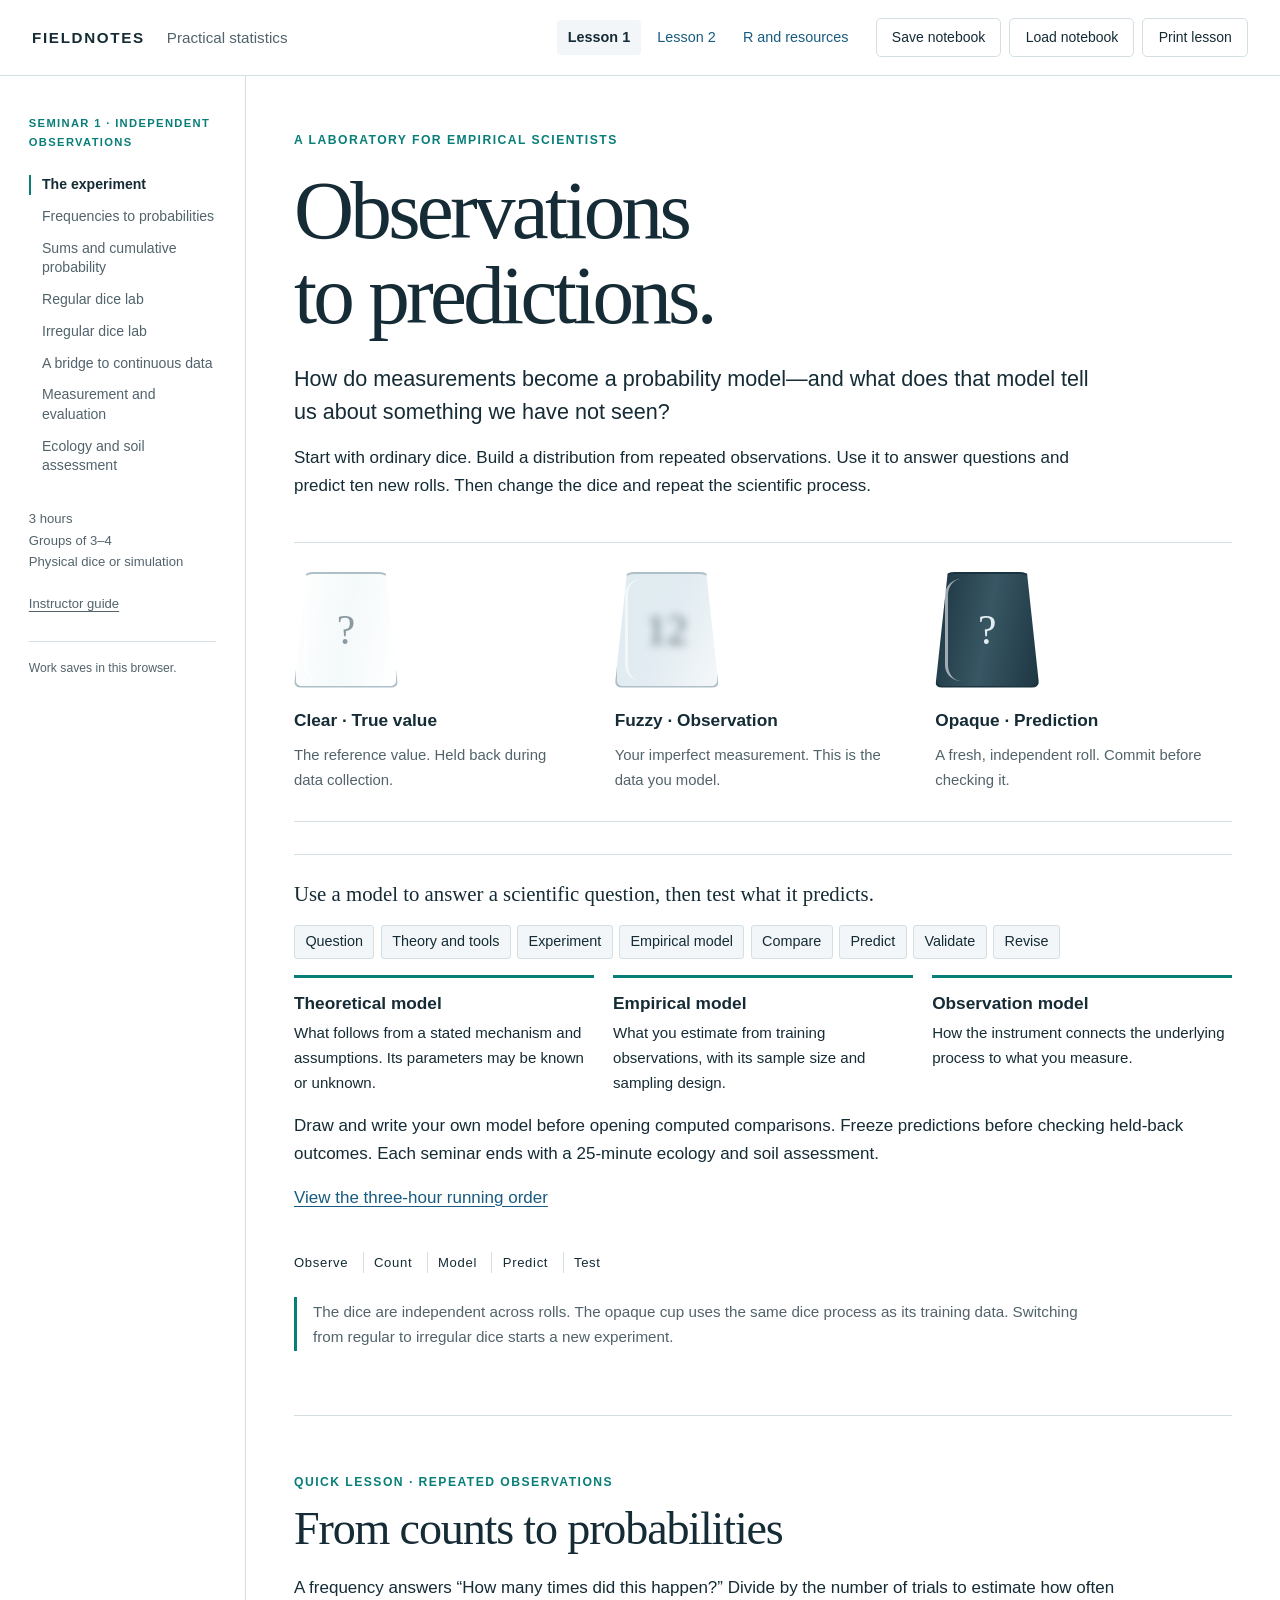
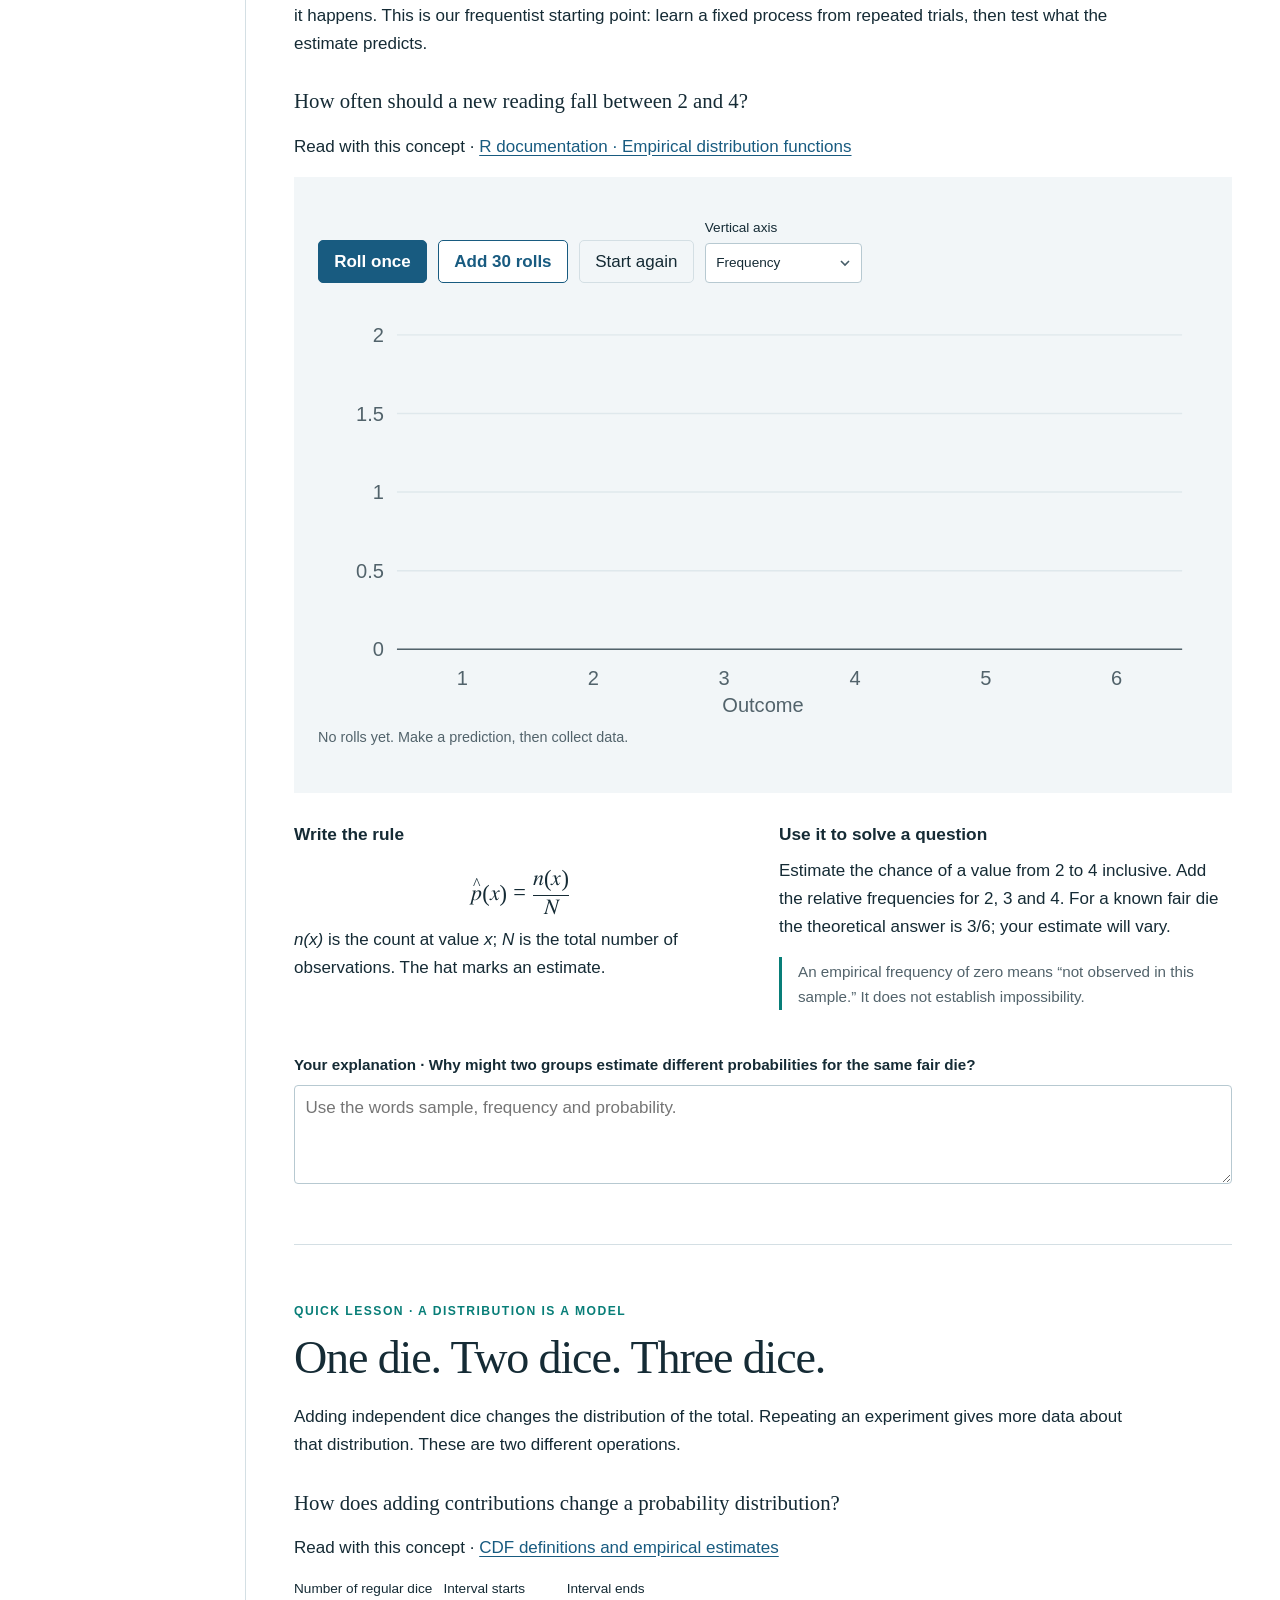
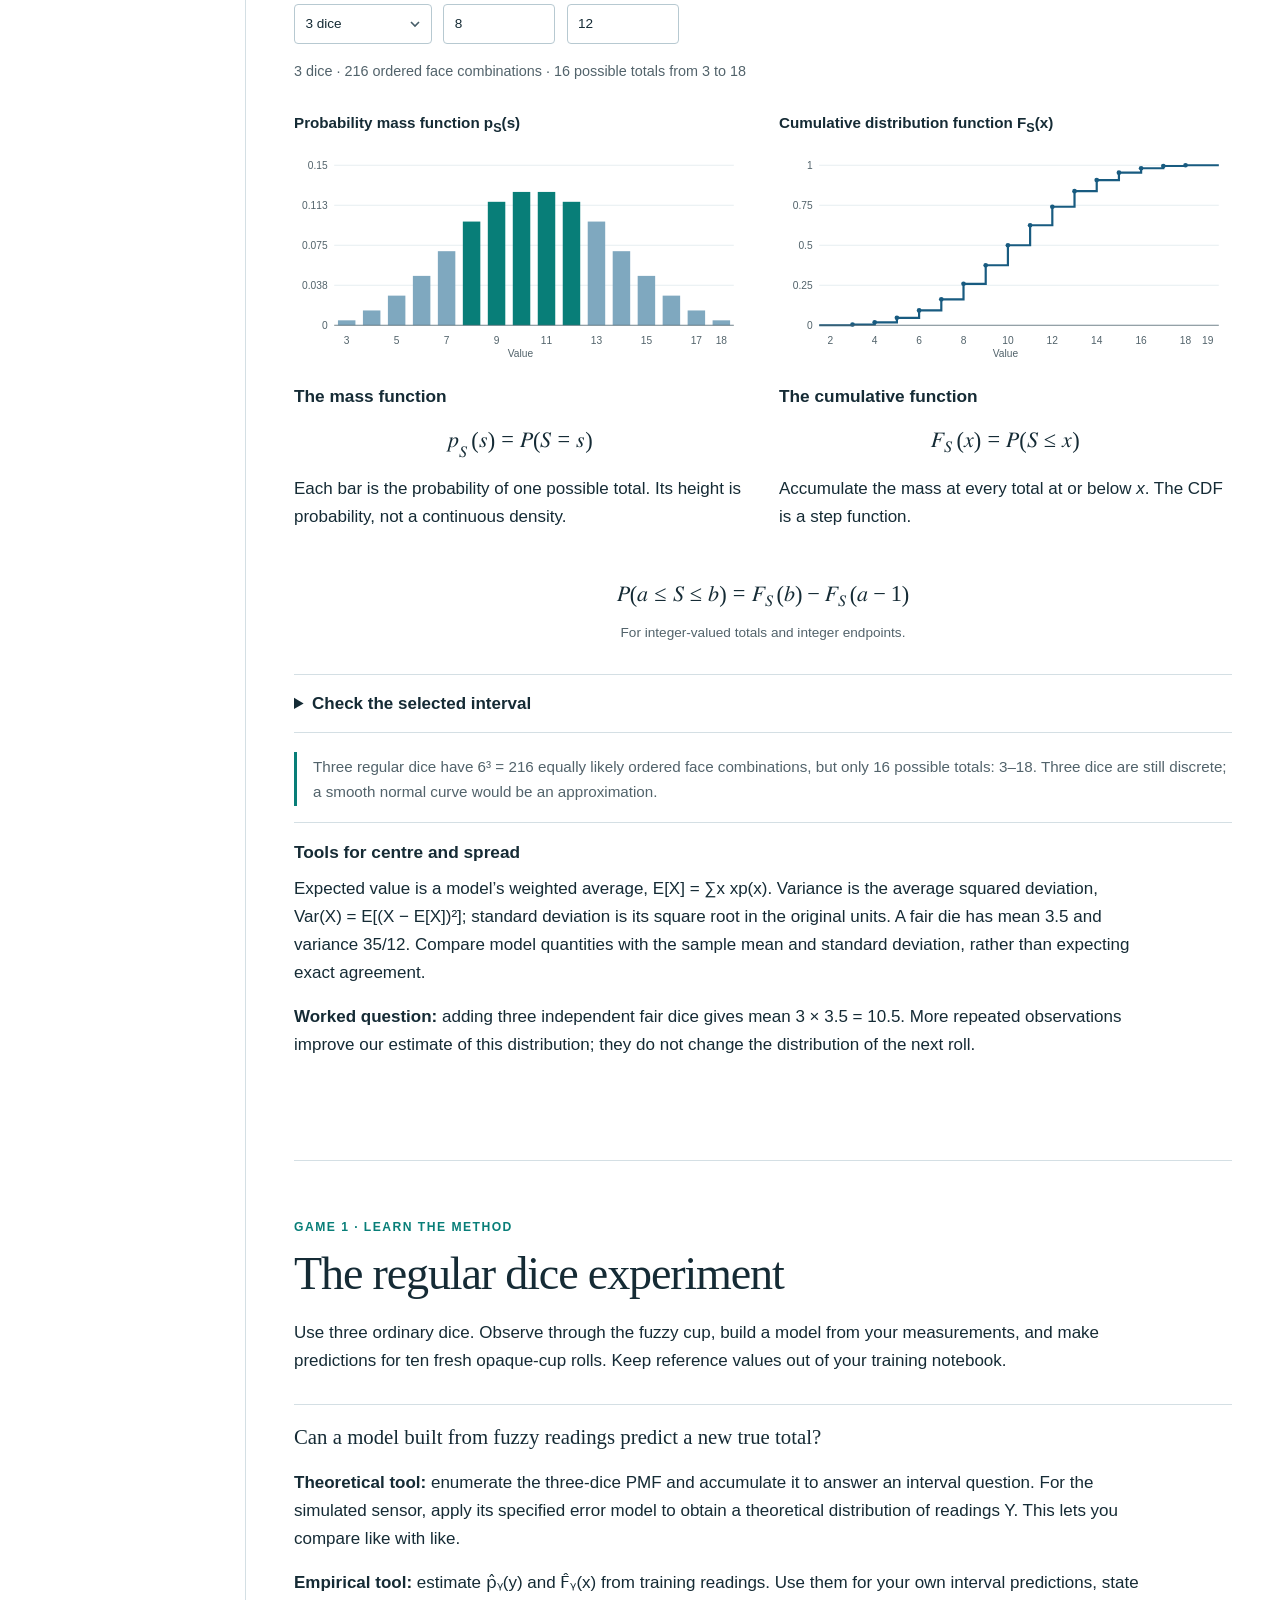
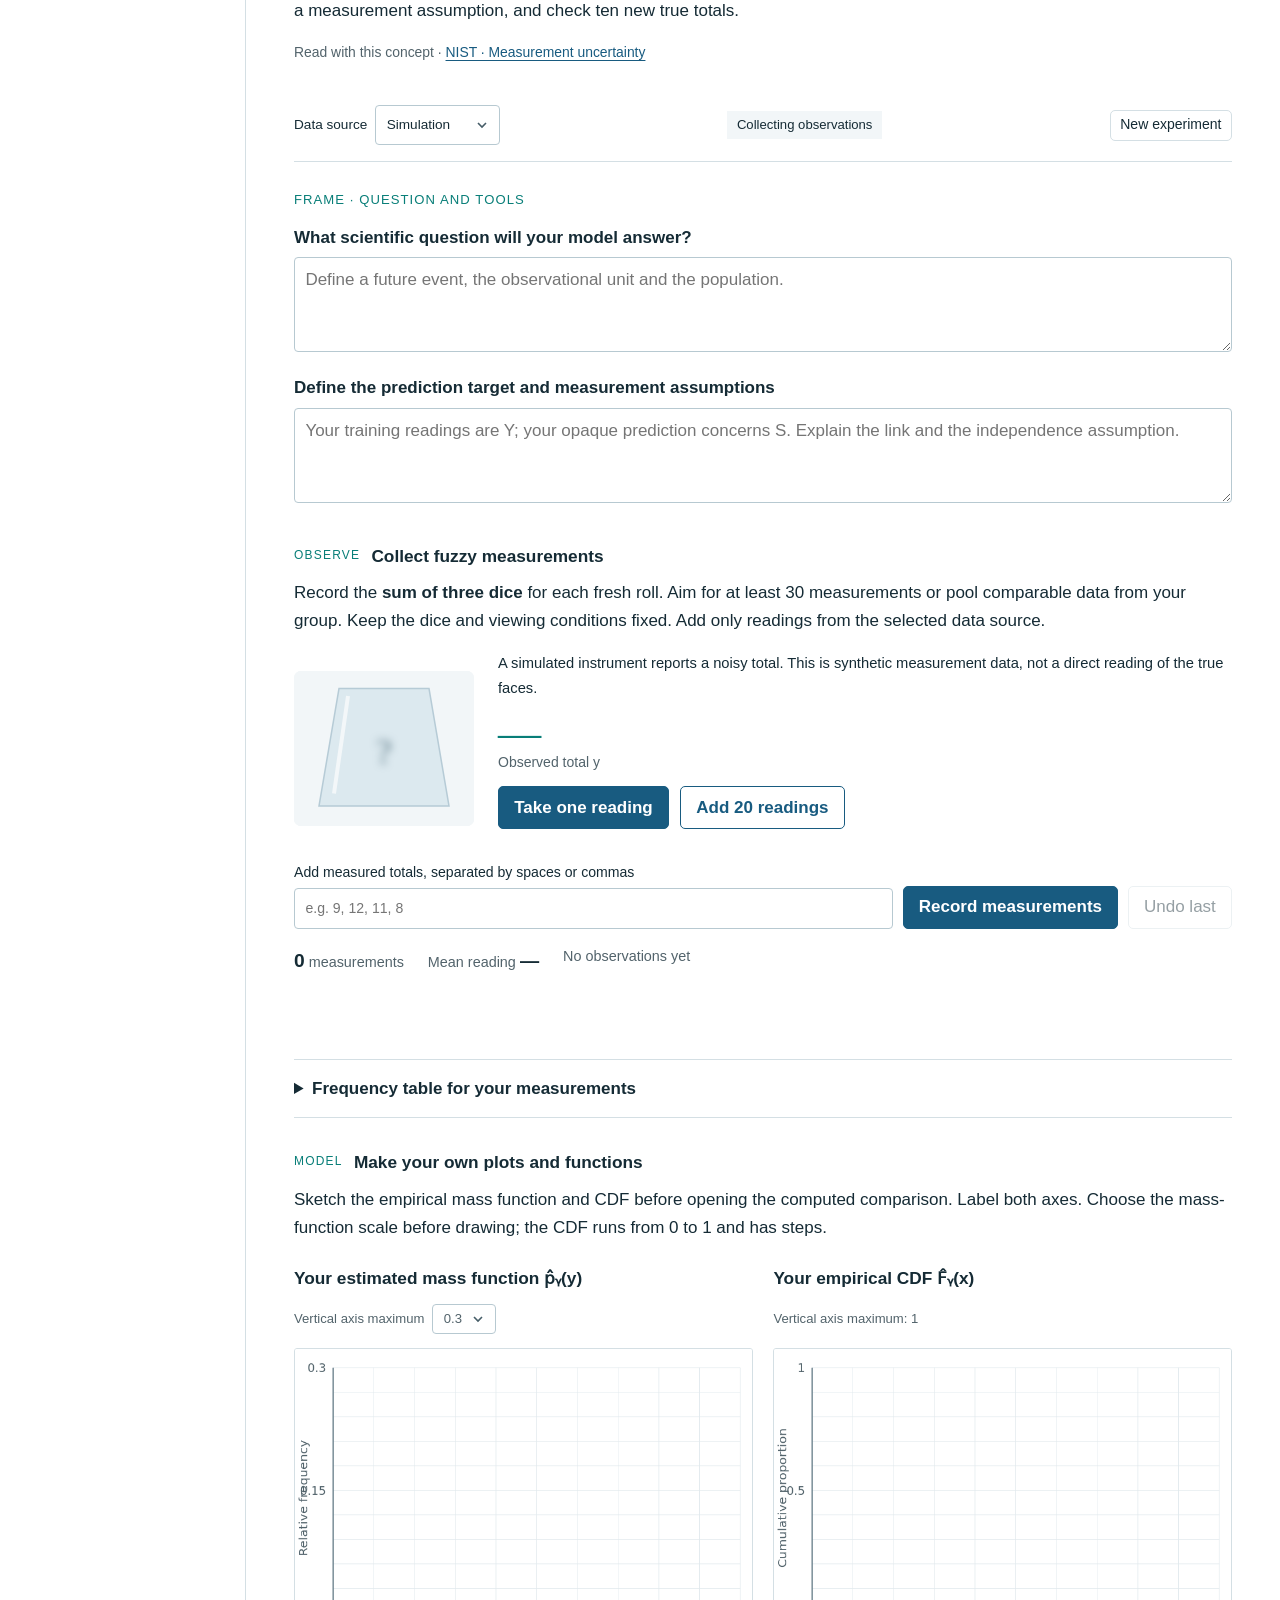
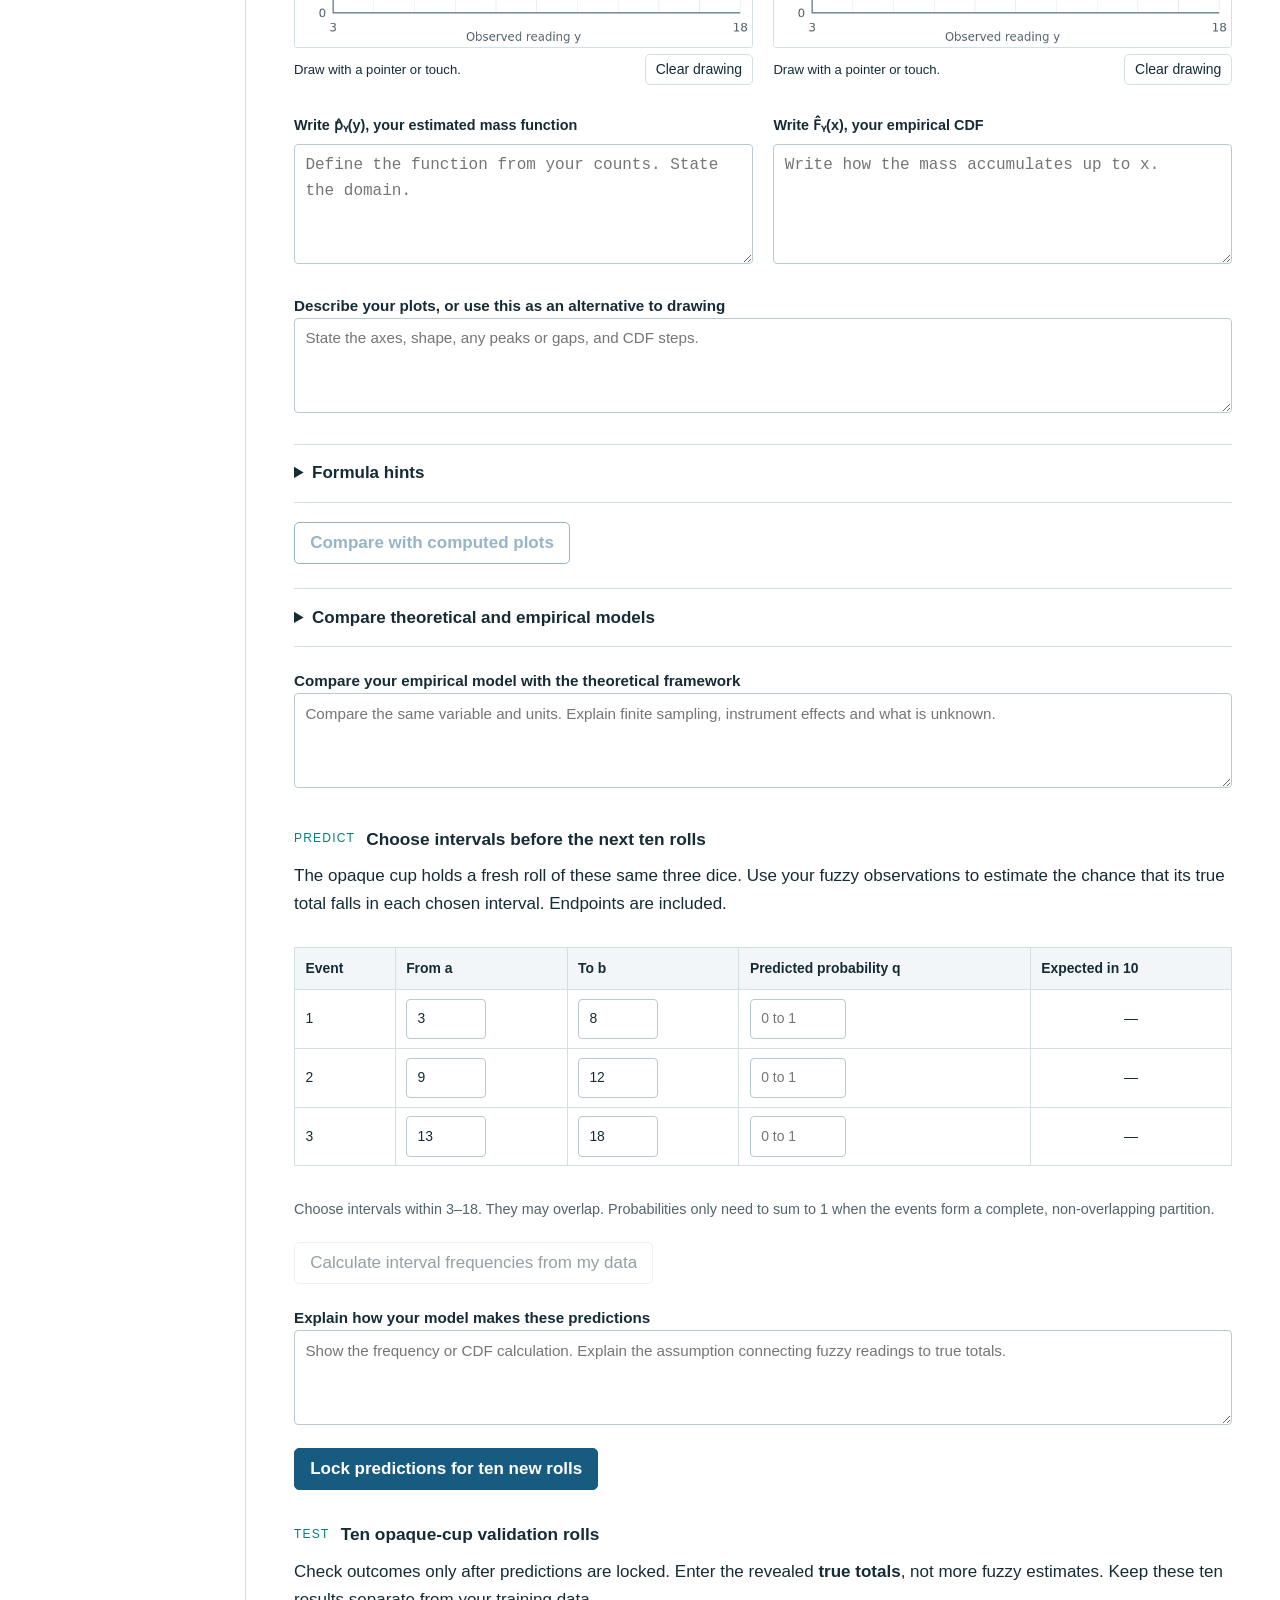
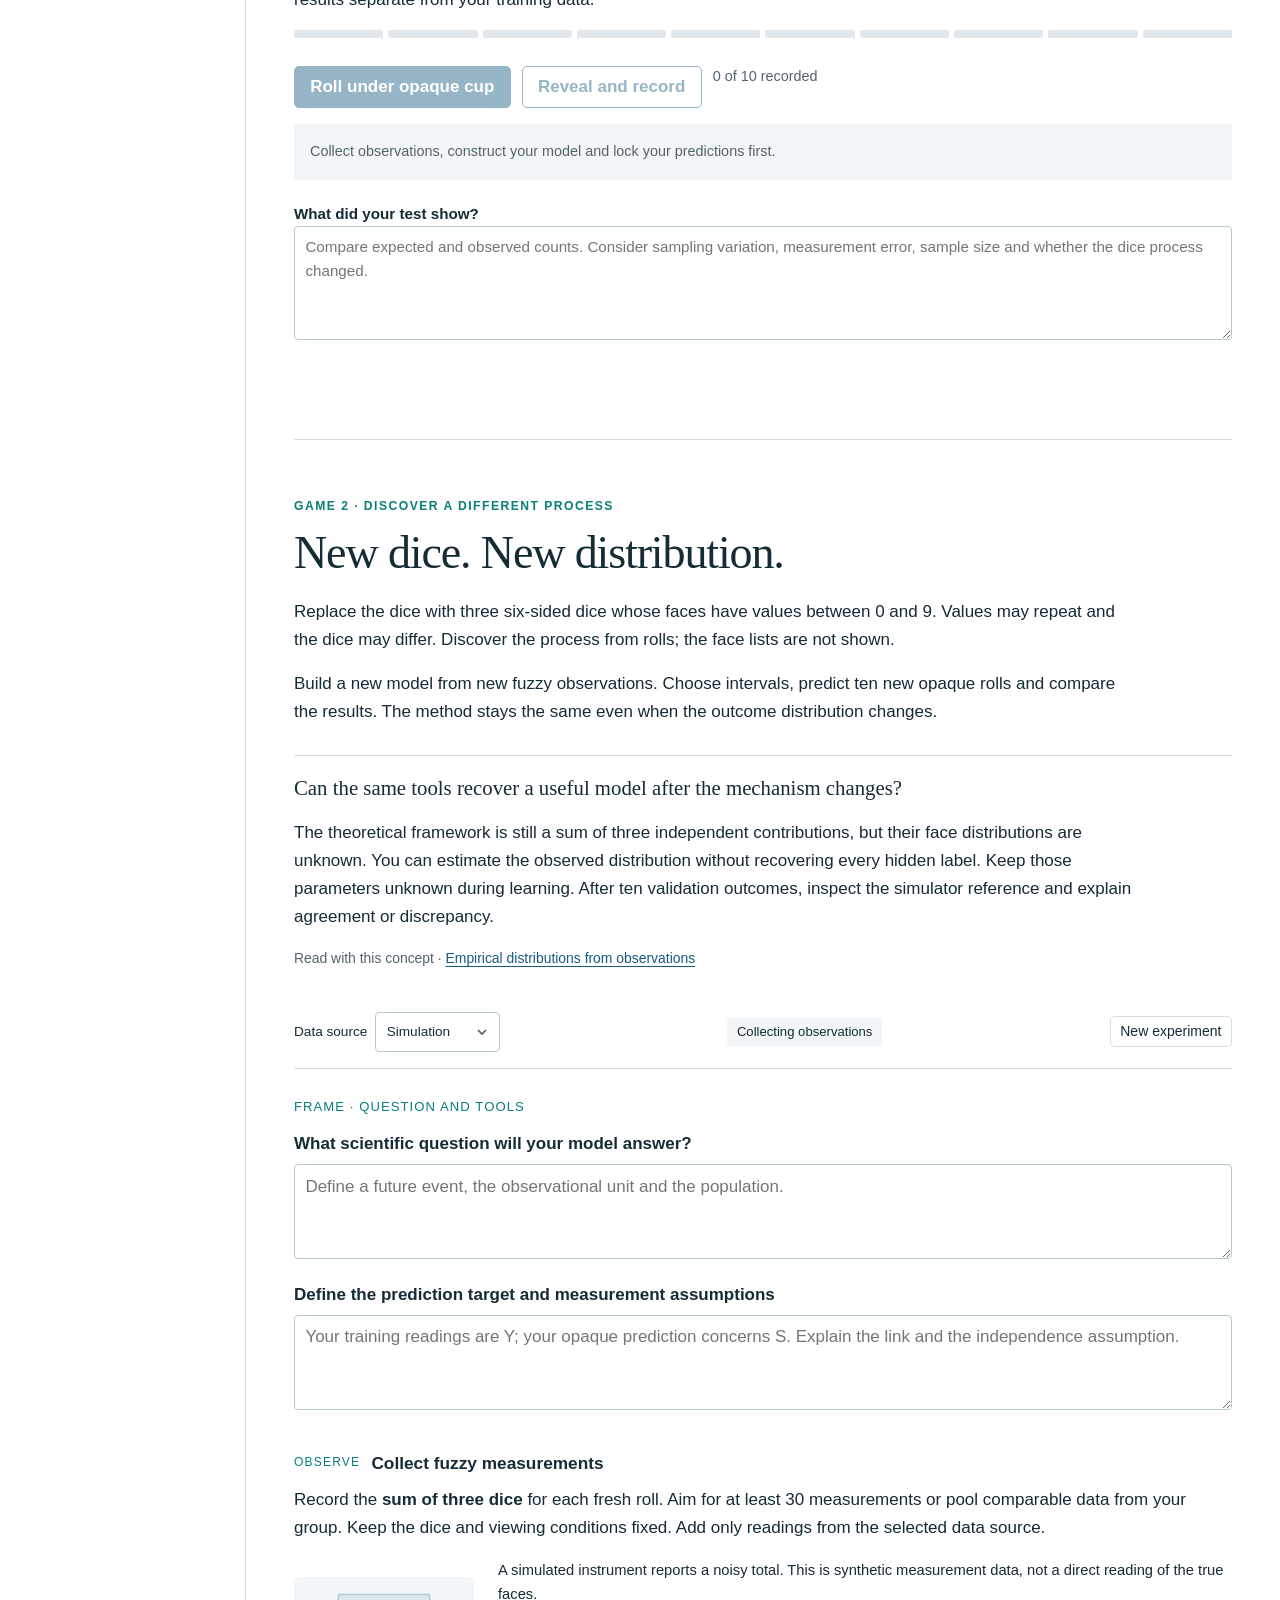
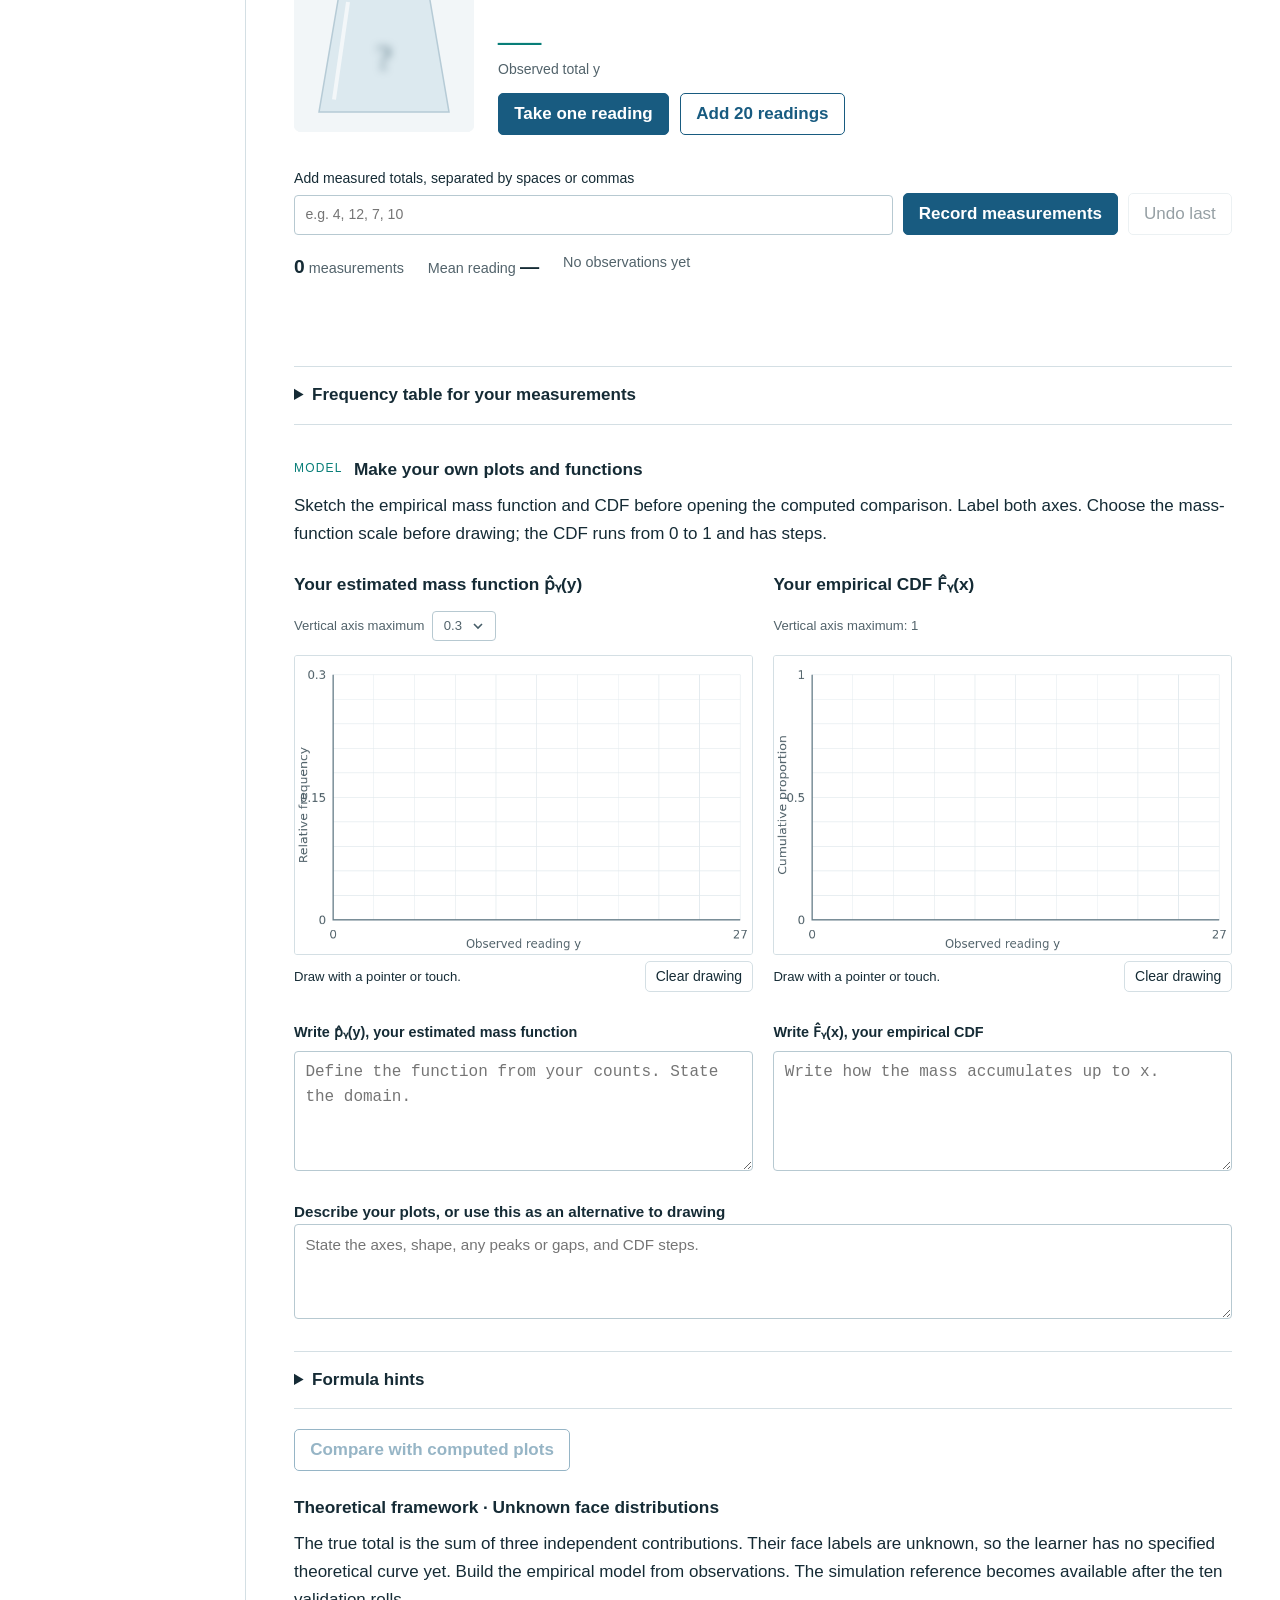
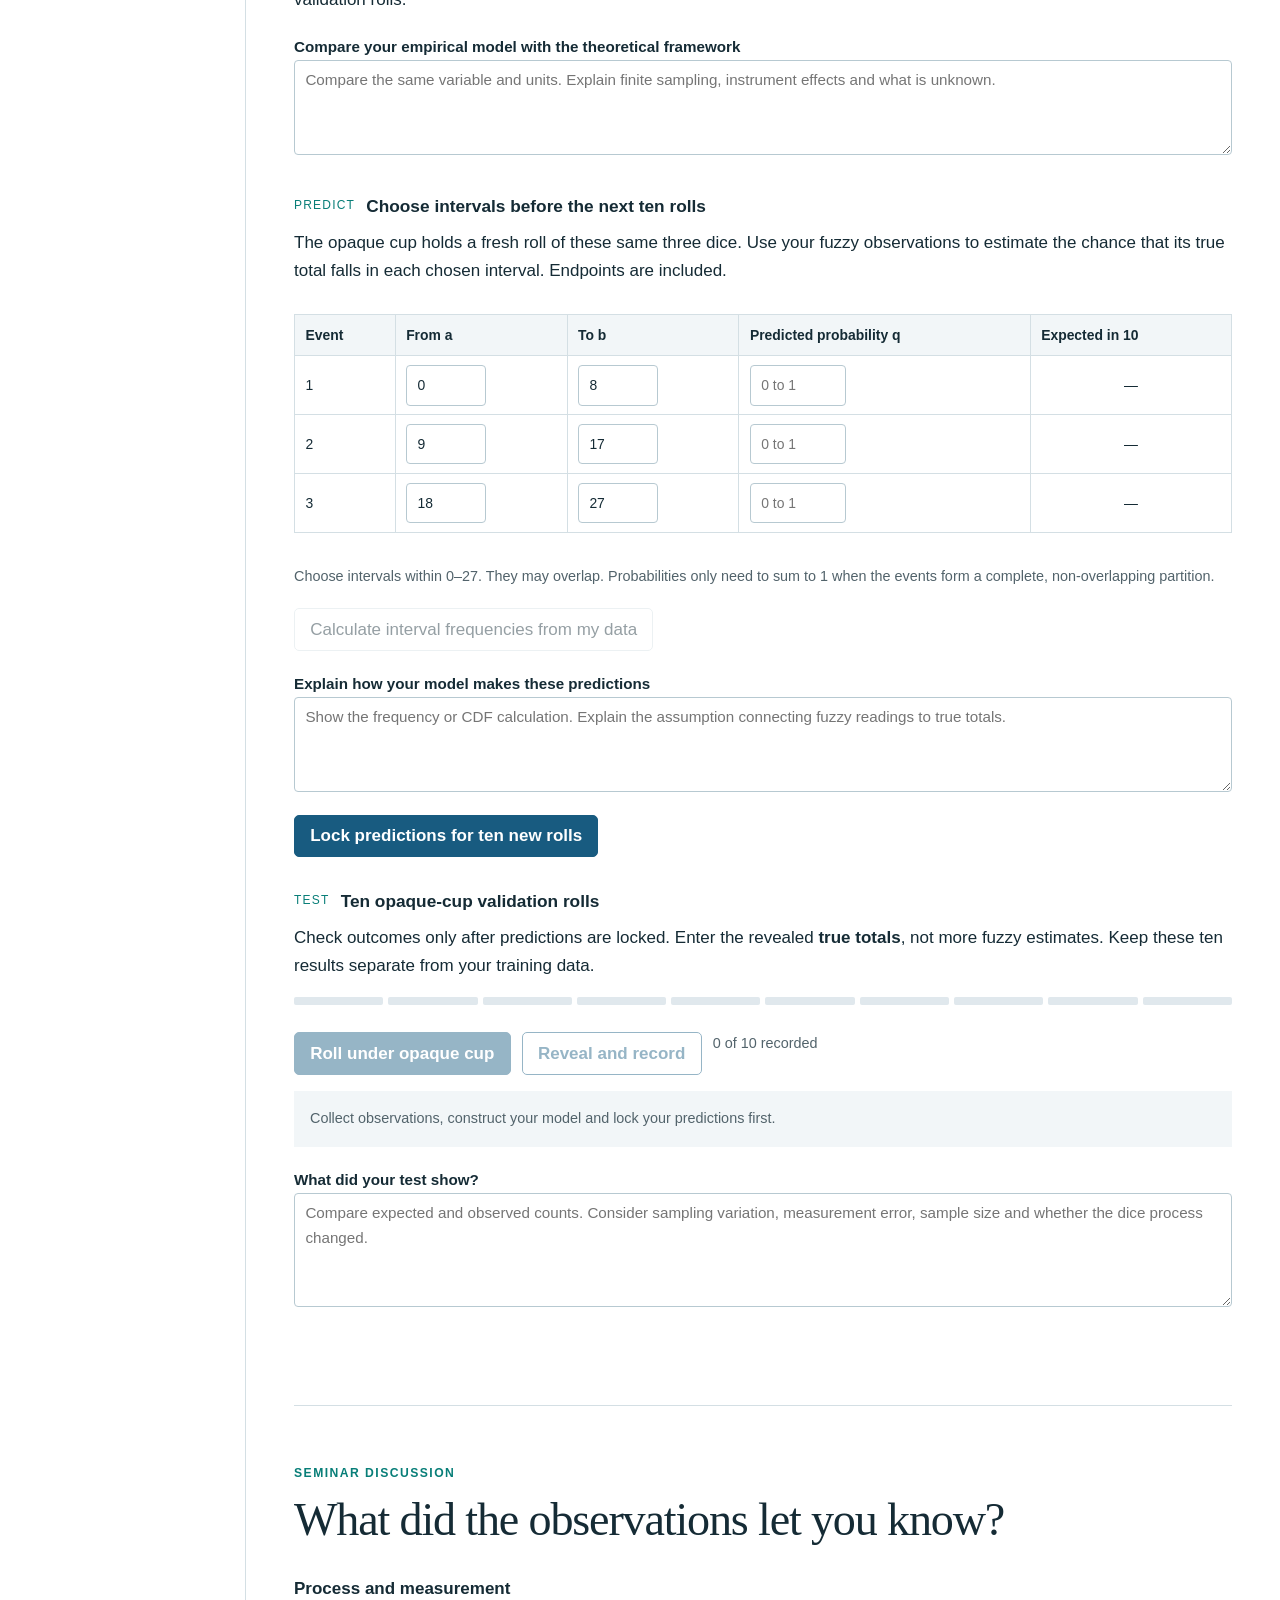
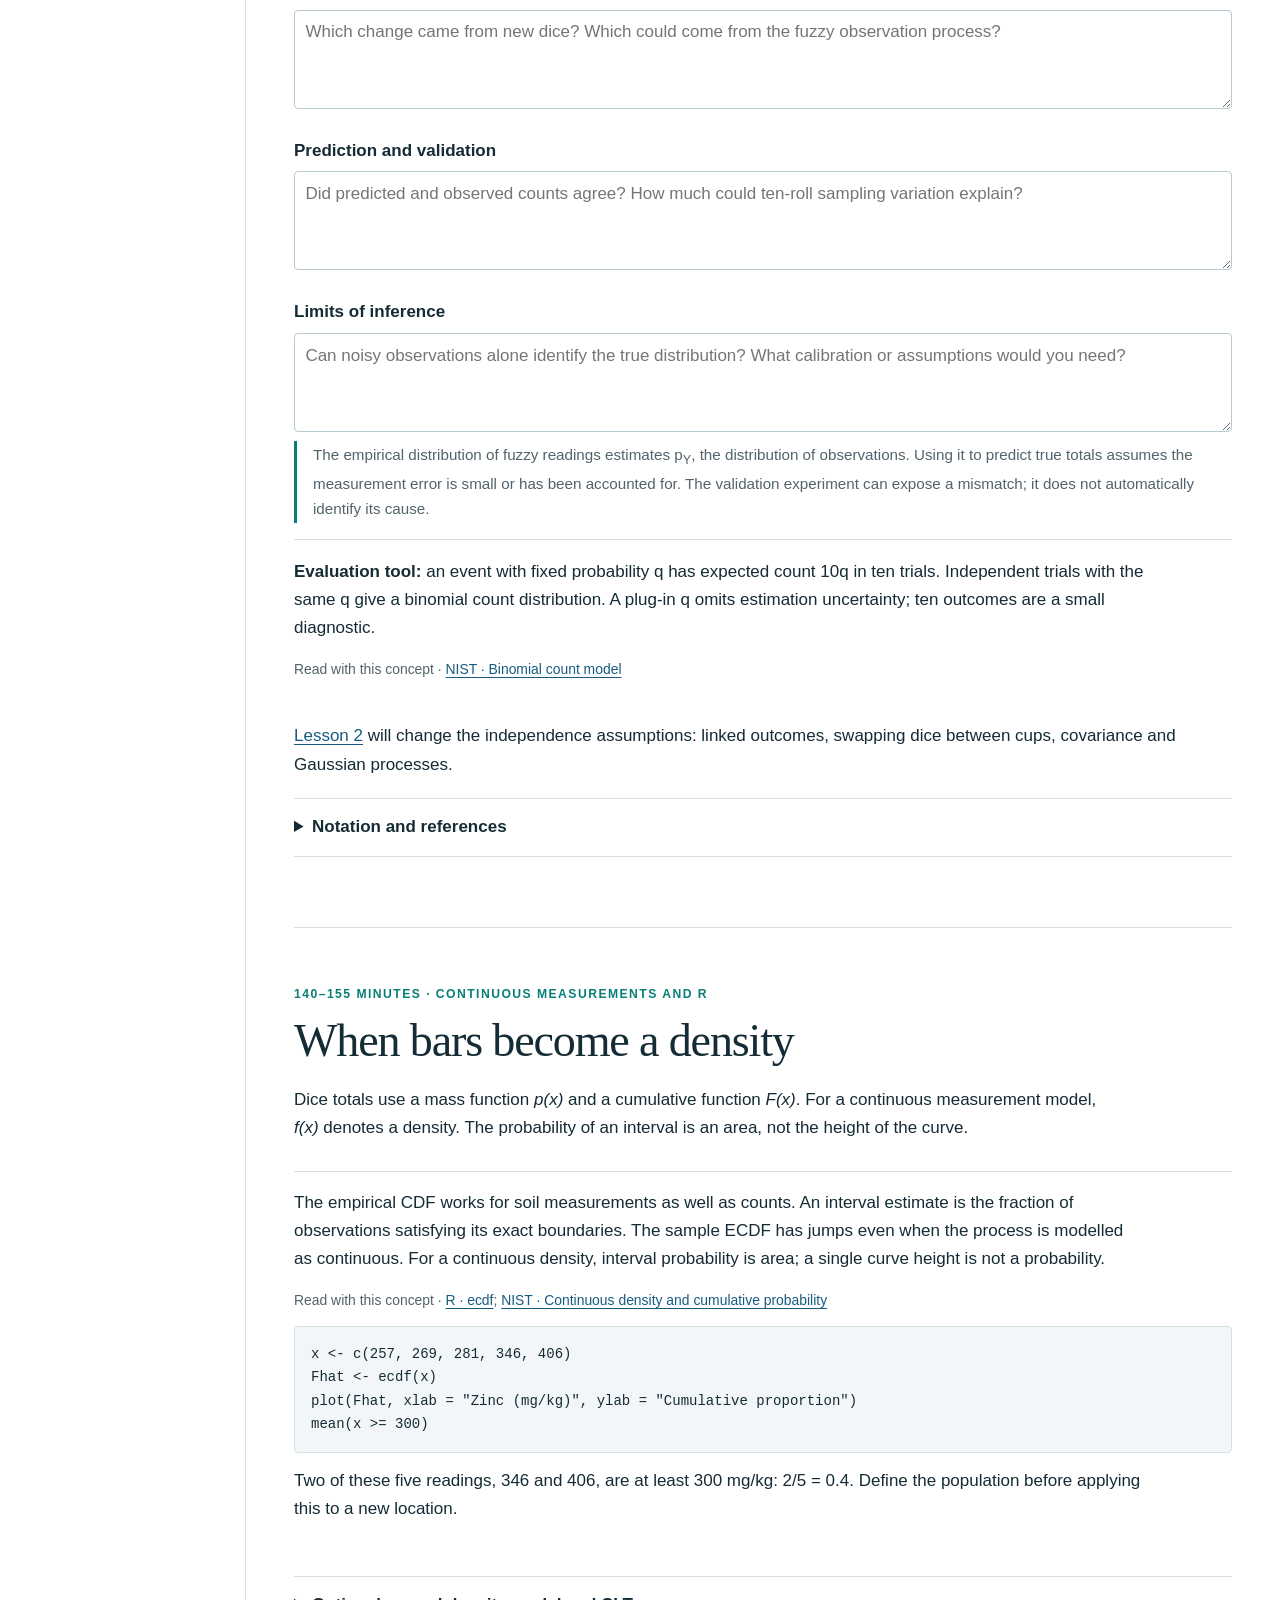
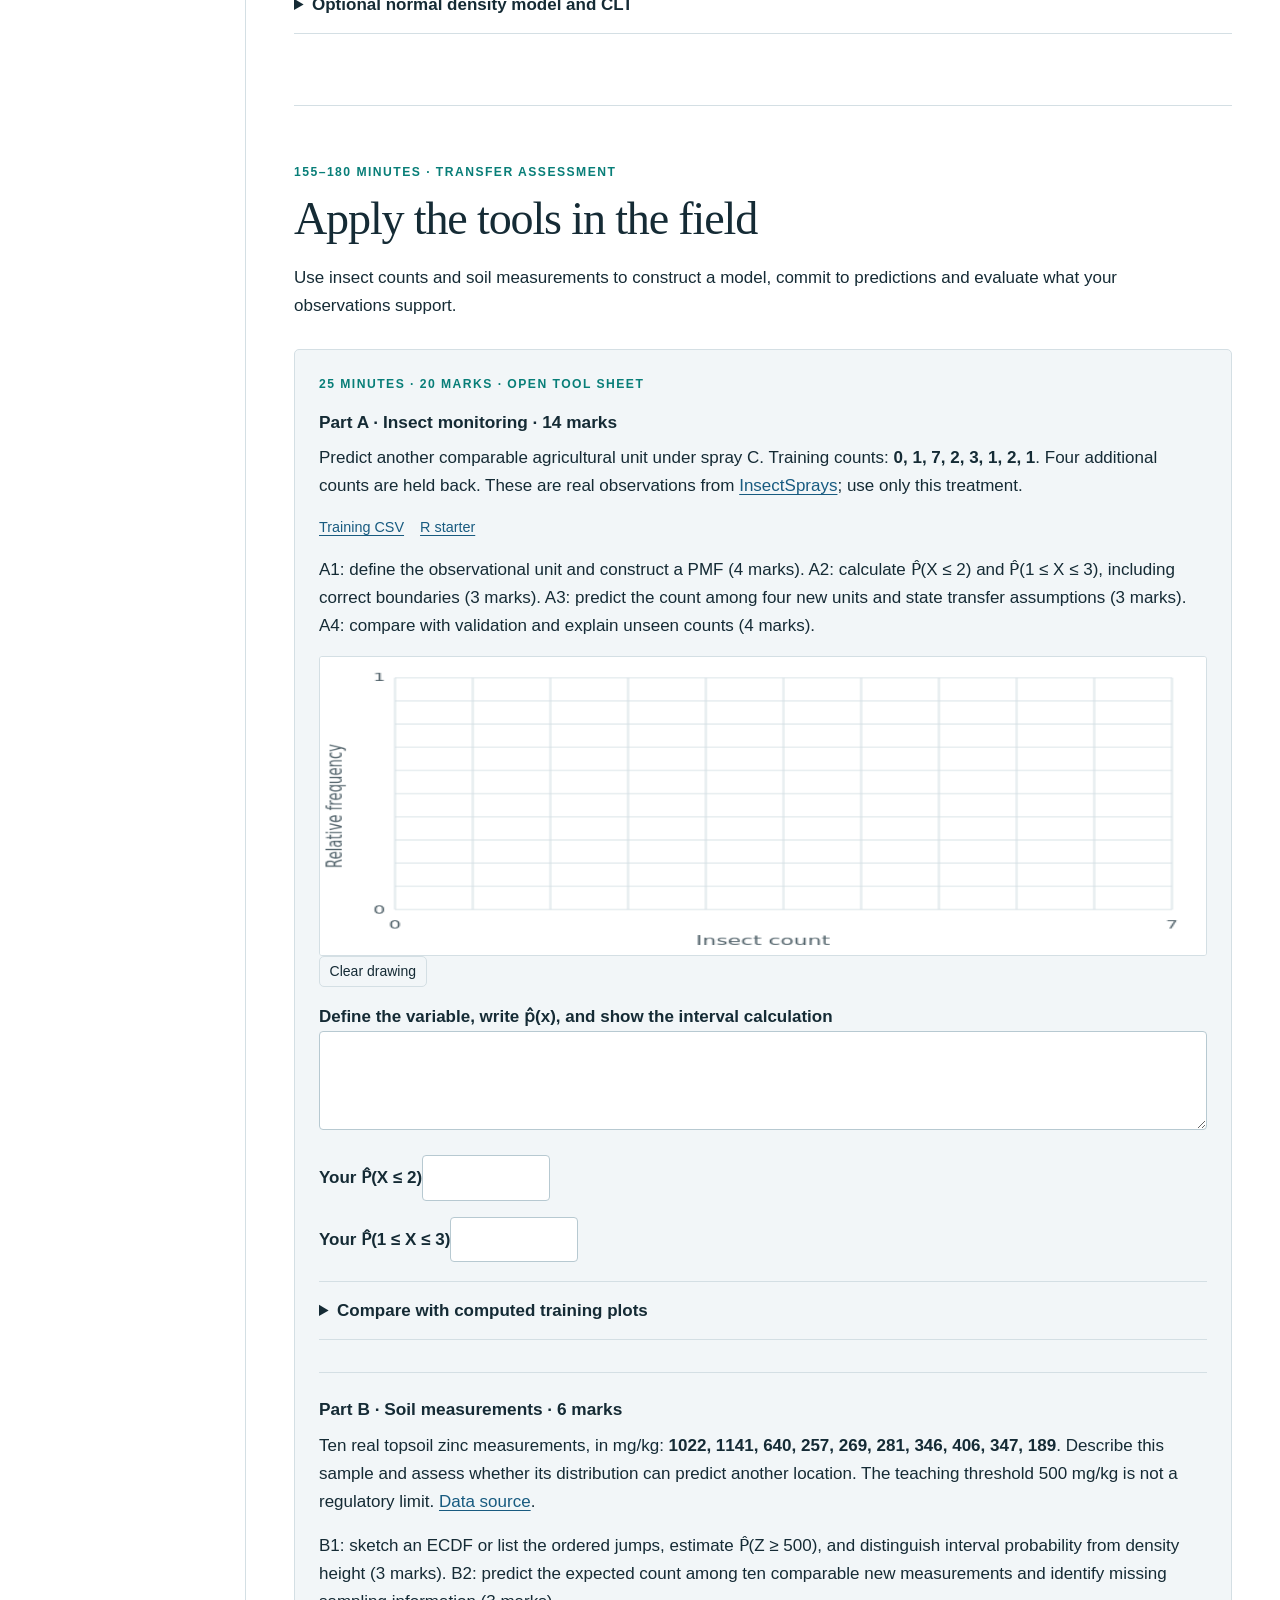
<file: index.html>
<!doctype html>
<html lang="en">
<head>
  <meta charset="utf-8"><meta name="viewport" content="width=device-width,initial-scale=1">
  <meta name="description" content="A hands-on university seminar for empirical scientists. Build distributions from observations, predict unseen dice rolls and test your predictions.">
  <title>Observations to predictions · Probability seminar</title>
  <link rel="stylesheet" href="styles.css"><link rel="stylesheet" href="course.css"><script defer src="math.js"></script><script defer src="dependence.js"></script><script defer src="course.js"></script><script defer src="app.js"></script><script defer src="assessments.js"></script>
</head>
<body data-lesson="1">
<a class="skip" href="#main">Skip to lesson</a>
<header class="site-header course-header"><a class="wordmark" href="index.html">FIELDNOTES <span>Practical statistics</span></a><nav class="course-nav" aria-label="Course"><a href="index.html" aria-current="page">Lesson 1</a><a href="lesson2.html" >Lesson 2</a><a href="resources.html">R and resources</a></nav><div class="header-actions"><button id="course-export" class="quiet">Save notebook</button><label class="button quiet" for="course-import">Load notebook</label><input type="file" id="course-import" accept="application/json" hidden><button id="course-print" class="quiet">Print lesson</button></div></header><div hidden><button id="export-work">Export first version</button><input type="file" id="import-work"><button id="print-work">Print</button></div>
<div class="page-layout">
<aside class="sidebar"><div class="eyebrow">Seminar 1 · Independent observations</div><nav aria-label="Lesson sections"><a href="#start">The experiment</a><a href="#frequencies">Frequencies to probabilities</a><a href="#sums">Sums and cumulative probability</a><a href="#regular-lab">Regular dice lab</a><a href="#irregular-lab">Irregular dice lab</a><a href="#continuous">A bridge to continuous data</a><a href="#reflect">Measurement and evaluation</a><a href="#assessment">Ecology and soil assessment</a></nav><p>3 hours<br>Groups of 3–4<br>Physical dice or simulation</p><a class="small-link" href="instructor.html">Instructor guide</a><div id="course-save-status" class="save-status" role="status">Work saves in this browser.</div><span id="save-status" hidden></span></aside>
<main id="main">
<section id="start" class="opening">
  <div class="eyebrow">A laboratory for empirical scientists</div>
  <h1>Observations<br>to predictions.</h1>
  <p class="standfirst">How do measurements become a probability model—and what does that model tell us about something we have not seen?</p>
  <p>Start with ordinary dice. Build a distribution from repeated observations. Use it to answer questions and predict ten new rolls. Then change the dice and repeat the scientific process.</p>
  <div class="cup-story" aria-label="Three roles in the experiment">
    <div><div class="cup clear"><span aria-hidden="true">?</span></div><h3>Clear · True value</h3><p>The reference value. Held back during data collection.</p></div>
    <div><div class="cup fuzzy"><span aria-hidden="true">12</span></div><h3>Fuzzy · Observation</h3><p>Your imperfect measurement. This is the data you model.</p></div>
    <div><div class="cup opaque"><span aria-hidden="true">?</span></div><h3>Opaque · Prediction</h3><p>A fresh, independent roll. Commit before checking it.</p></div>
  </div>
<div class="course-intro"><p class="question">Use a model to answer a scientific question, then test what it predicts.</p><ol class="workflow"><li>Question</li><li>Theory and tools</li><li>Experiment</li><li>Empirical model</li><li>Compare</li><li>Predict</li><li>Validate</li><li>Revise</li></ol><div class="model-grid"><div><h3>Theoretical model</h3><p>What follows from a stated mechanism and assumptions. Its parameters may be known or unknown.</p></div><div><h3>Empirical model</h3><p>What you estimate from training observations, with its sample size and sampling design.</p></div><div><h3>Observation model</h3><p>How the instrument connects the underlying process to what you measure.</p></div></div><p>Draw and write your own model before opening computed comparisons. Freeze predictions before checking held-back outcomes. Each seminar ends with a 25-minute ecology and soil assessment.</p><p><a href="instructor.html">View the three-hour running order</a></p></div>  <div class="experiment-line"><span>Observe</span><span>Count</span><span>Model</span><span>Predict</span><span>Test</span></div>
  <p class="important">The dice are independent across rolls. The opaque cup uses the same dice process as its training data. Switching from regular to irregular dice starts a new experiment.</p>
</section>

<section id="frequencies" class="lesson-section">
  <div class="section-intro"><span class="eyebrow">Quick lesson · Repeated observations</span><h2>From counts to probabilities</h2><p>A frequency answers “How many times did this happen?” Divide by the number of trials to estimate how often it happens. This is our frequentist starting point: learn a fixed process from repeated trials, then test what the estimate predicts.</p></div>
<p class="question">How often should a new reading fall between 2 and 4?</p><p class="source">Read with this concept · <a href="https://stat.ethz.ch/R-manual/R-devel/library/stats/html/ecdf.html">R documentation · Empirical distribution functions</a></p>  <div class="visual-example"><div class="controls"><button id="sample-one">Roll once</button><button id="sample-thirty" class="secondary">Add 30 rolls</button><button id="reset-one" class="quiet">Start again</button><label>Vertical axis <select id="frequency-axis"><option value="count">Frequency</option><option value="probability">Relative frequency</option></select></label></div><div id="frequency-chart" class="chart"></div><div id="frequency-caption" class="chart-caption" aria-live="polite"></div></div>
  <div class="two-column"><div><h3>Write the rule</h3><div class="equation"><math display="block"><mrow><mover><mi>p</mi><mo>^</mo></mover><mo>(</mo><mi>x</mi><mo>)</mo><mo>=</mo><mfrac><mrow><mi>n</mi><mo>(</mo><mi>x</mi><mo>)</mo></mrow><mi>N</mi></mfrac></mrow></math></div><p><i>n(x)</i> is the count at value <i>x</i>; <i>N</i> is the total number of observations. The hat marks an estimate.</p></div><div><h3>Use it to solve a question</h3><p>Estimate the chance of a value from 2 to 4 inclusive. Add the relative frequencies for 2, 3 and 4. For a known fair die the theoretical answer is 3/6; your estimate will vary.</p><p class="important">An empirical frequency of zero means “not observed in this sample.” It does not establish impossibility.</p></div></div>
  <label class="notebook-prompt" for="frequency-note">Your explanation · Why might two groups estimate different probabilities for the same fair die?</label><textarea id="frequency-note" data-note="frequency" rows="3" placeholder="Use the words sample, frequency and probability."></textarea>
</section>

<section id="sums" class="lesson-section">
  <div class="section-intro"><span class="eyebrow">Quick lesson · A distribution is a model</span><h2>One die. Two dice. Three dice.</h2><p>Adding independent dice changes the distribution of the total. Repeating an experiment gives more data about that distribution. These are two different operations.</p></div>
<p class="question">How does adding contributions change a probability distribution?</p><p class="source">Read with this concept · <a href="https://stat.ethz.ch/R-manual/R-devel/library/stats/html/ecdf.html">CDF definitions and empirical estimates</a></p>  <div class="controls"><label>Number of regular dice <select id="dice-count"><option value="1">1 die</option><option value="2">2 dice</option><option value="3" selected>3 dice</option></select></label><label>Interval starts <input id="sum-low" type="number" value="8" min="1" max="18"></label><label>Interval ends <input id="sum-high" type="number" value="12" min="1" max="18"></label></div>
  <div id="outcome-summary" class="chart-caption"></div><div class="chart-pair"><figure><figcaption>Probability mass function p<sub>S</sub>(s)</figcaption><div id="sum-pmf" class="chart"></div></figure><figure><figcaption>Cumulative distribution function F<sub>S</sub>(x)</figcaption><div id="sum-cdf" class="chart"></div></figure></div>
  <div class="two-column"><div><h3>The mass function</h3><div class="equation"><math display="block"><mrow><msub><mi>p</mi><mi>S</mi></msub><mo>(</mo><mi>s</mi><mo>)</mo><mo>=</mo><mi>P</mi><mo>(</mo><mi>S</mi><mo>=</mo><mi>s</mi><mo>)</mo></mrow></math></div><p>Each bar is the probability of one possible total. Its height is probability, not a continuous density.</p></div><div><h3>The cumulative function</h3><div class="equation"><math display="block"><mrow><msub><mi>F</mi><mi>S</mi></msub><mo>(</mo><mi>x</mi><mo>)</mo><mo>=</mo><mi>P</mi><mo>(</mo><mi>S</mi><mo>≤</mo><mi>x</mi><mo>)</mo></mrow></math></div><p>Accumulate the mass at every total at or below <i>x</i>. The CDF is a step function.</p></div></div>
  <div class="equation"><math display="block"><mrow><mi>P</mi><mo>(</mo><mi>a</mi><mo>≤</mo><mi>S</mi><mo>≤</mo><mi>b</mi><mo>)</mo><mo>=</mo><msub><mi>F</mi><mi>S</mi></msub><mo>(</mo><mi>b</mi><mo>)</mo><mo>−</mo><msub><mi>F</mi><mi>S</mi></msub><mo>(</mo><mi>a</mi><mo>−</mo><mn>1</mn><mo>)</mo></mrow></math><p>For integer-valued totals and integer endpoints.</p></div>
  <details id="interval-answer"><summary>Check the selected interval</summary><p id="interval-result"></p></details>
  <p class="important">Three regular dice have 6³ = 216 equally likely ordered face combinations, but only 16 possible totals: 3–18. Three dice are still discrete; a smooth normal curve would be an approximation.</p>
<div class="concept"><h3>Tools for centre and spread</h3><p>Expected value is a model’s weighted average, E[X] = ∑x xp(x). Variance is the average squared deviation, Var(X) = E[(X − E[X])²]; standard deviation is its square root in the original units. A fair die has mean 3.5 and variance 35/12. Compare model quantities with the sample mean and standard deviation, rather than expecting exact agreement.</p><p><strong>Worked question:</strong> adding three independent fair dice gives mean 3 × 3.5 = 10.5. More repeated observations improve our estimate of this distribution; they do not change the distribution of the next roll.</p></div></section>

<section id="regular-lab" class="lesson-section lab-section" data-lab="regular"><div class="section-intro"><span class="eyebrow">Game 1 · Learn the method</span><h2>The regular dice experiment</h2><p>Use three ordinary dice. Observe through the fuzzy cup, build a model from your measurements, and make predictions for ten fresh opaque-cup rolls. Keep reference values out of your training notebook.</p></div><div class="concept"><p class="question">Can a model built from fuzzy readings predict a new true total?</p><p><strong>Theoretical tool:</strong> enumerate the three-dice PMF and accumulate it to answer an interval question. For the simulated sensor, apply its specified error model to obtain a theoretical distribution of readings Y. This lets you compare like with like.</p><p><strong>Empirical tool:</strong> estimate p̂ᵧ(y) and F̂ᵧ(x) from training readings. Use them for your own interval predictions, state a measurement assumption, and check ten new true totals.</p><p class="source">Read with this concept · <a href="https://www.nist.gov/itl/sed/topic-areas/measurement-uncertainty">NIST · Measurement uncertainty</a></p></div><div id="regular-workspace"></div></section>

<section id="irregular-lab" class="lesson-section lab-section" data-lab="irregular"><div class="section-intro"><span class="eyebrow">Game 2 · Discover a different process</span><h2>New dice. New distribution.</h2><p>Replace the dice with three six-sided dice whose faces have values between 0 and 9. Values may repeat and the dice may differ. Discover the process from rolls; the face lists are not shown.</p><p>Build a new model from new fuzzy observations. Choose intervals, predict ten new opaque rolls and compare the results. The method stays the same even when the outcome distribution changes.</p></div><div class="concept"><p class="question">Can the same tools recover a useful model after the mechanism changes?</p><p>The theoretical framework is still a sum of three independent contributions, but their face distributions are unknown. You can estimate the observed distribution without recovering every hidden label. Keep those parameters unknown during learning. After ten validation outcomes, inspect the simulator reference and explain agreement or discrepancy.</p><p class="source">Read with this concept · <a href="https://stat.ethz.ch/R-manual/R-devel/library/stats/html/ecdf.html">Empirical distributions from observations</a></p></div><div id="irregular-workspace"></div></section>

<section id="reflect" class="lesson-section">
  <div class="section-intro"><span class="eyebrow">Seminar discussion</span><h2>What did the observations let you know?</h2></div>
  <div class="reflection-list"><label>Process and measurement<textarea data-note="process" rows="3" placeholder="Which change came from new dice? Which could come from the fuzzy observation process?"></textarea></label><label>Prediction and validation<textarea data-note="validation" rows="3" placeholder="Did predicted and observed counts agree? How much could ten-roll sampling variation explain?"></textarea></label><label>Limits of inference<textarea data-note="limits" rows="3" placeholder="Can noisy observations alone identify the true distribution? What calibration or assumptions would you need?"></textarea></label></div>
  <p class="important">The empirical distribution of fuzzy readings estimates p<sub>Y</sub>, the distribution of observations. Using it to predict true totals assumes the measurement error is small or has been accounted for. The validation experiment can expose a mismatch; it does not automatically identify its cause.</p>
<div class="concept"><p><strong>Evaluation tool:</strong> an event with fixed probability q has expected count 10q in ten trials. Independent trials with the same q give a binomial count distribution. A plug-in q omits estimation uncertainty; ten outcomes are a small diagnostic.</p><p class="source">Read with this concept · <a href="https://www.itl.nist.gov/div898/handbook/eda/section3/eda366i.htm">NIST · Binomial count model</a></p></div>  <p><a href="lesson2.html">Lesson 2</a> will change the independence assumptions: linked outcomes, swapping dice between cups, covariance and Gaussian processes.</p>
  <details><summary>Notation and references</summary><p>Use P(event) for a probability; p(x) for discrete mass; F(x) for a CDF; and f(x) for continuous density. A hat indicates an estimate. Some books use f for a discrete mass function too; the distinction is the type of variable, not the letter alone.</p><p><a href="https://www.itl.nist.gov/div898/handbook/eda/section3/eda3661.htm">NIST · Normal distribution and CLT</a><br><a href="https://www.itl.nist.gov/div898/handbook/pmc/section5/pmc51.htm">NIST · Normal PDF and CDF</a><br><a href="https://www.nist.gov/itl/sed/topic-areas/measurement-uncertainty">NIST · Measurement uncertainty</a></p></details>
</section>
<section id="continuous" class="lesson-section">
  <div class="section-intro"><span class="eyebrow">140–155 minutes · Continuous measurements and R</span><h2>When bars become a density</h2><p>Dice totals use a mass function <i>p(x)</i> and a cumulative function <i>F(x)</i>. For a continuous measurement model, <i>f(x)</i> denotes a density. The probability of an interval is an area, not the height of the curve.</p></div>
<div class="concept"><p>The empirical CDF works for soil measurements as well as counts. An interval estimate is the fraction of observations satisfying its exact boundaries. The sample ECDF has jumps even when the process is modelled as continuous. For a continuous density, interval probability is area; a single curve height is not a probability.</p><p class="source">Read with this concept · <a href="https://stat.ethz.ch/R-manual/R-devel/library/stats/html/ecdf.html">R · ecdf</a>; <a href="https://www.itl.nist.gov/div898/handbook/pmc/section5/pmc51.htm">NIST · Continuous density and cumulative probability</a></p><pre class="r-code"><code>x &lt;- c(257, 269, 281, 346, 406)
Fhat &lt;- ecdf(x)
plot(Fhat, xlab = "Zinc (mg/kg)", ylab = "Cumulative proportion")
mean(x &gt;= 300)</code></pre><p>Two of these five readings, 346 and 406, are at least 300 mg/kg: 2/5 = 0.4. Define the population before applying this to a new location.</p></div><details><summary>Optional normal density model and CLT</summary><div class="controls"><label>Mean μ <input id="normal-mean" type="range" min="-2" max="2" value="0" step="0.1"></label><label>SD σ <input id="normal-sd" type="range" min="0.4" max="2" value="1" step="0.1"></label><label>From a <input id="normal-low" type="number" min="-6" max="6" step="0.1" value="-1"></label><label>To b <input id="normal-high" type="number" min="-6" max="6" step="0.1" value="1"></label></div>
  <div id="normal-chart" class="chart"></div><div id="normal-caption" class="chart-caption" aria-live="polite"></div>
  <div class="equation"><math display="block"><mrow><mi>f</mi><mo>(</mo><mi>x</mi><mo>)</mo><mo>=</mo><mfrac><mn>1</mn><mrow><mi>σ</mi><msqrt><mrow><mn>2</mn><mi>π</mi></mrow></msqrt></mrow></mfrac><msup><mi>e</mi><mrow><mo>−</mo><mfrac><msup><mrow><mo>(</mo><mi>x</mi><mo>−</mo><mi>μ</mi><mo>)</mo></mrow><mn>2</mn></msup><mrow><mn>2</mn><msup><mi>σ</mi><mn>2</mn></msup></mrow></mfrac></mrow></msup></mrow></math></div>
  <div class="equation"><math display="block"><mrow><mi>P</mi><mo>(</mo><mi>a</mi><mo>≤</mo><mi>X</mi><mo>≤</mo><mi>b</mi><mo>)</mo><mo>=</mo><msubsup><mo>∫</mo><mi>a</mi><mi>b</mi></msubsup><mi>f</mi><mo>(</mo><mi>x</mi><mo>)</mo><mi mathvariant="normal">d</mi><mi>x</mi><mo>=</mo><mi>F</mi><mo>(</mo><mi>b</mi><mo>)</mo><mo>−</mo><mi>F</mi><mo>(</mo><mi>a</mi><mo>)</mo></mrow></math></div>
  <p>Gaussian and normal name the same family. The standard normal has μ = 0 and σ² = 1. More raw observations do not make a process normal. The central limit theorem concerns standardized sums or means under assumptions such as independent, identically distributed values with finite variance.</p>
</details></section>

<section id="assessment" class="lesson-section"><div class="section-intro"><span class="eyebrow">155–180 minutes · Transfer assessment</span><h2>Apply the tools in the field</h2><p>Use insect counts and soil measurements to construct a model, commit to predictions and evaluate what your observations support.</p></div><div id="assessment-workspace"><p>Loading assessment data…</p></div></section><footer class="course-footer"><a href="lesson2.html">Continue to Lesson 2</a><a href="resources.html">R and resources</a>Lesson 1 · Introduction to probability and statistics for empirical scientists</footer>
</main></div><div id="toast" role="status" aria-live="polite"></div>
<noscript><p class="noscript">Enable JavaScript to use the experiments and notebook. The instructor guide remains readable without it.</p></noscript>
</body></html>
</file>
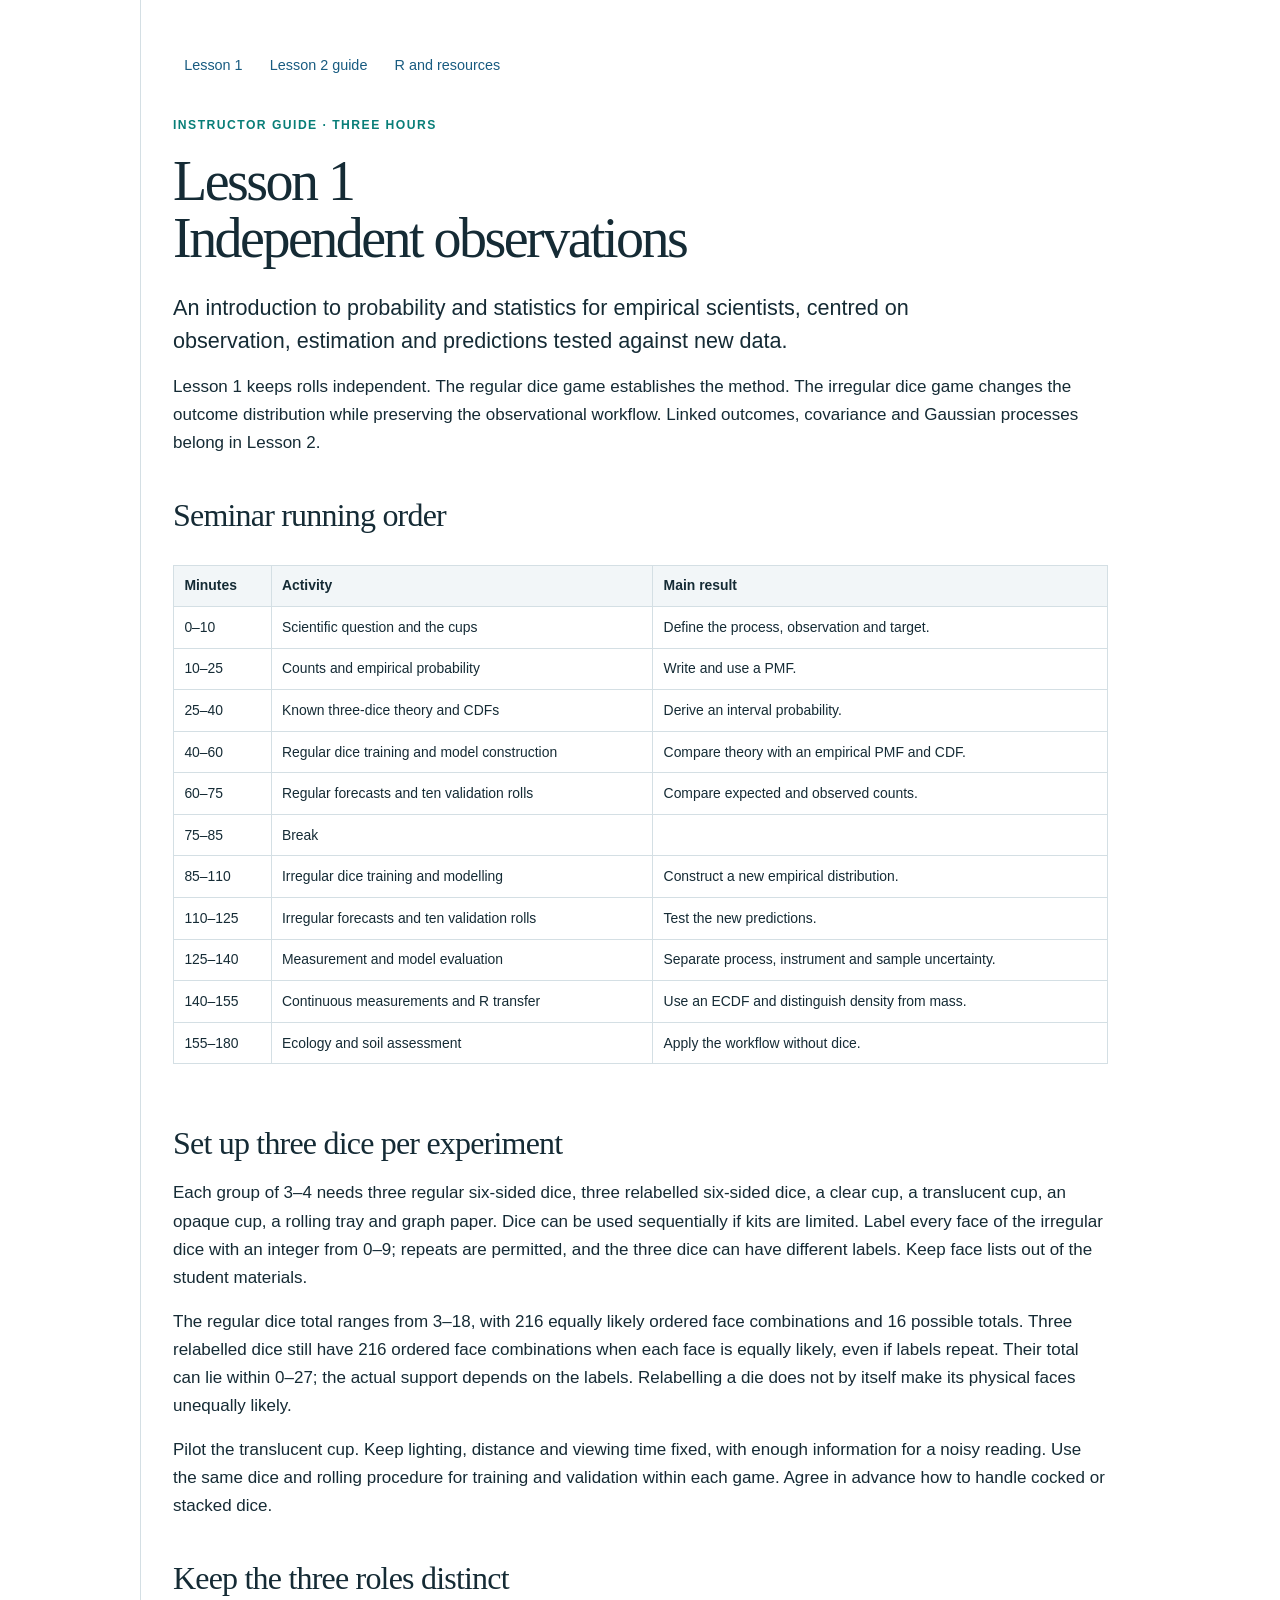
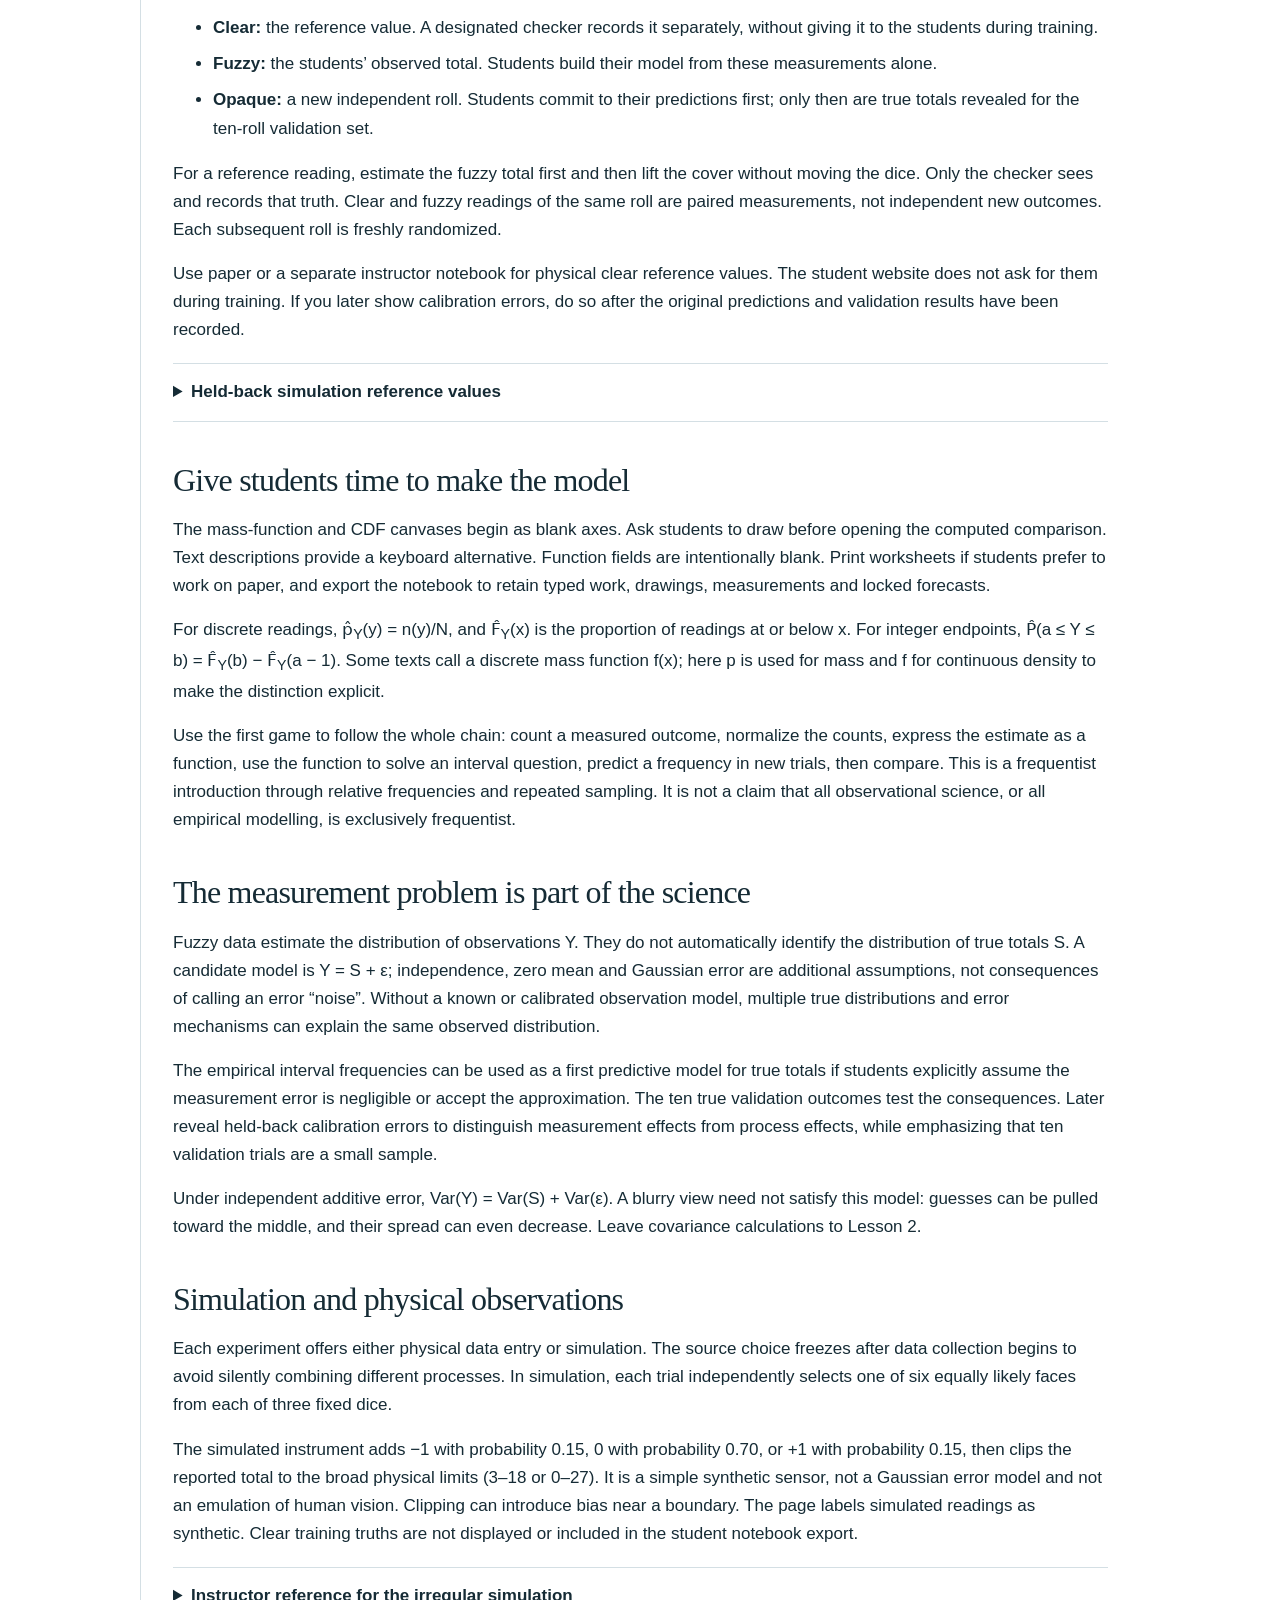
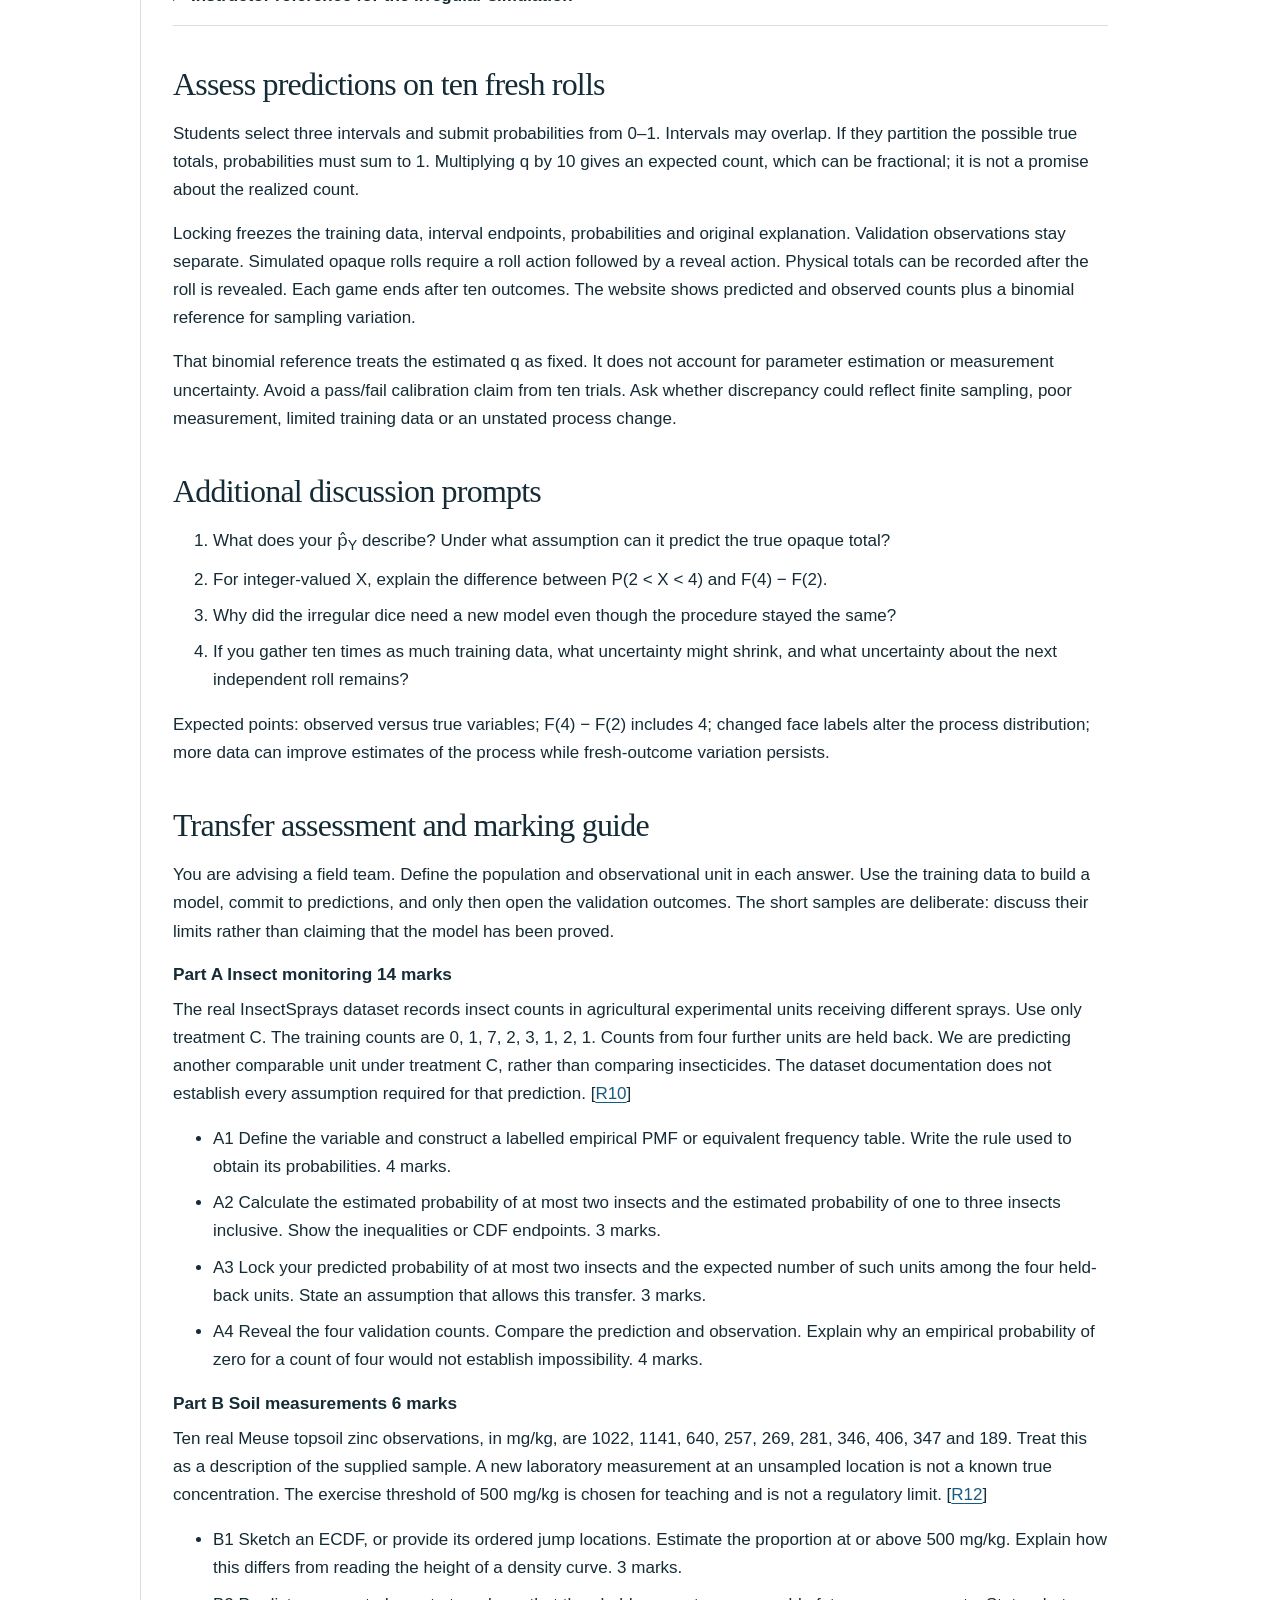
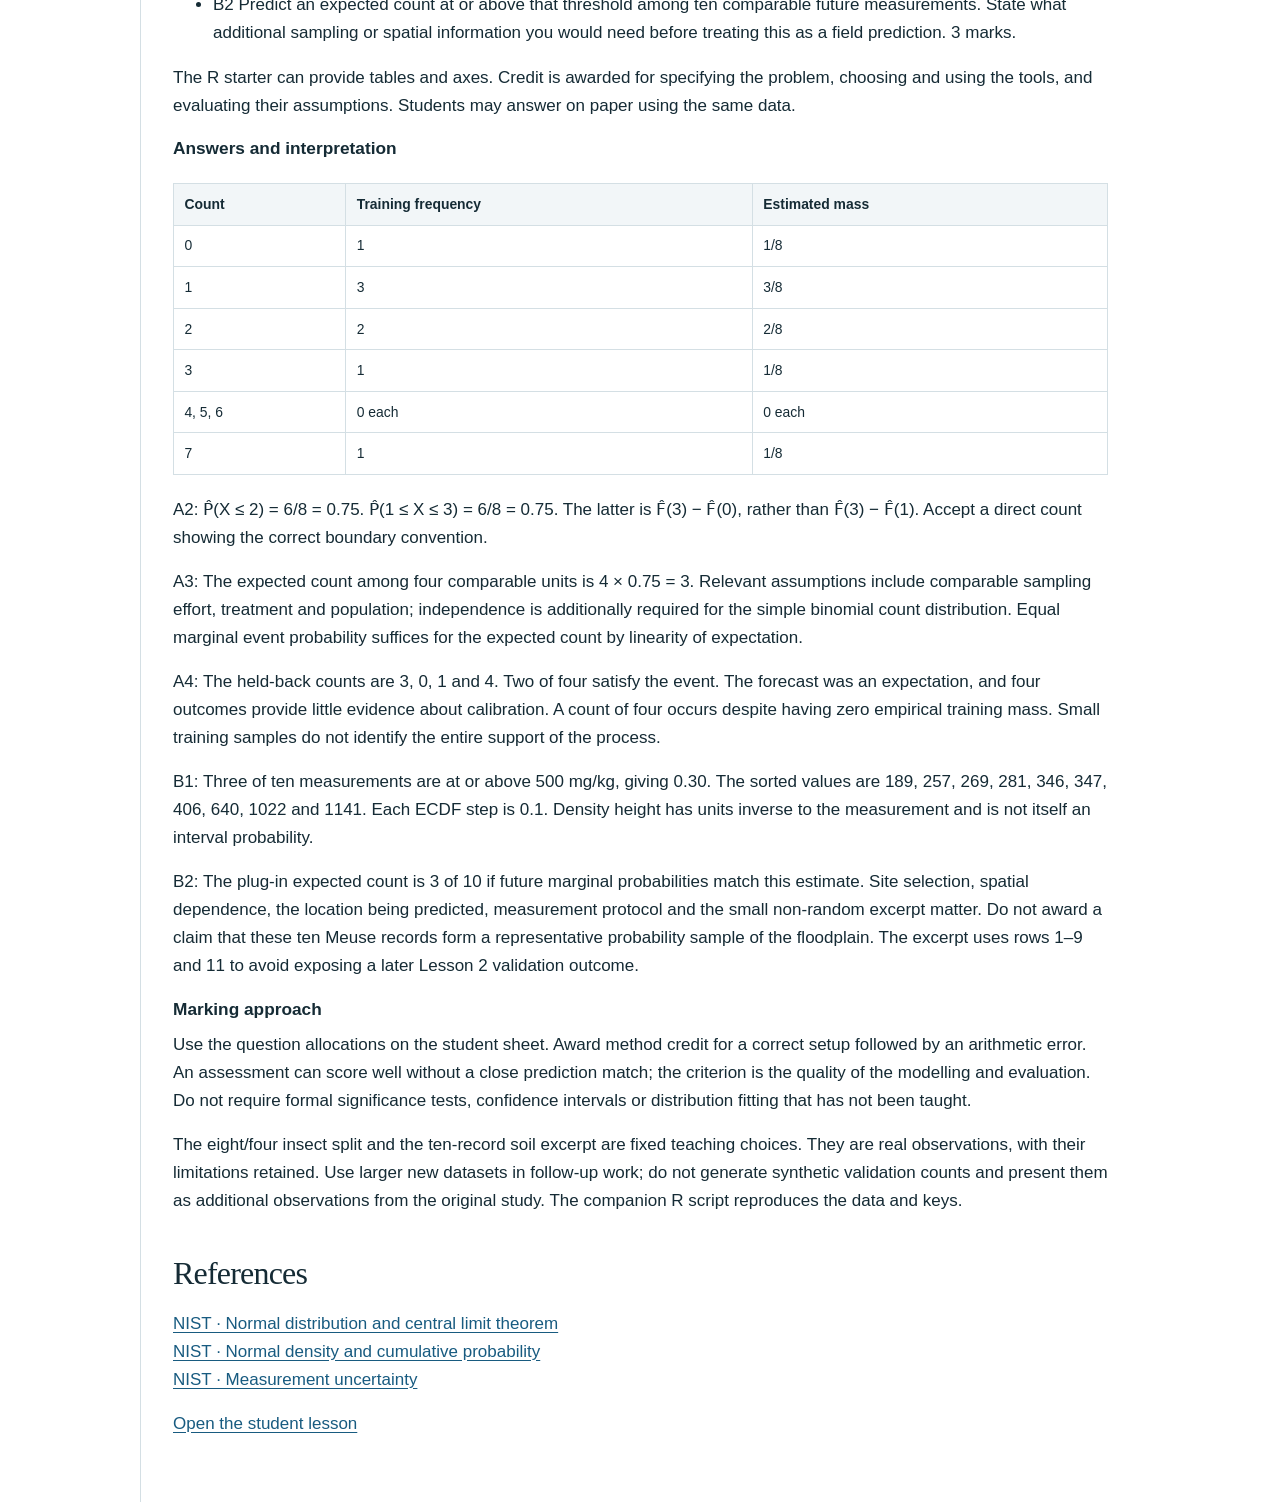
<file: instructor.html>
<!doctype html><html lang="en"><head><meta charset="utf-8"><meta name="viewport" content="width=device-width,initial-scale=1"><title>Instructor guide · Probability seminar</title><link rel="stylesheet" href="styles.css"><link rel="stylesheet" href="course.css"><script defer src="instructor.js"></script></head><body><main class="instructor">
<nav class="course-nav"><a href="index.html">Lesson 1</a><a href="lesson2-instructor.html">Lesson 2 guide</a><a href="resources.html">R and resources</a></nav><p class="eyebrow" style="margin-top:2rem">Instructor guide · Three hours</p><h1>Lesson 1<br>Independent observations</h1>
<p class="standfirst">An introduction to probability and statistics for empirical scientists, centred on observation, estimation and predictions tested against new data.</p>
<p>Lesson 1 keeps rolls independent. The regular dice game establishes the method. The irregular dice game changes the outcome distribution while preserving the observational workflow. Linked outcomes, covariance and Gaussian processes belong in Lesson 2.</p>

<h2>Seminar running order</h2><div class="table-scroll"><table><thead><tr><th>Minutes</th><th>Activity</th><th>Main result</th></tr></thead><tbody><tr><td>0–10</td><td>Scientific question and the cups</td><td>Define the process, observation and target.</td></tr><tr><td>10–25</td><td>Counts and empirical probability</td><td>Write and use a PMF.</td></tr><tr><td>25–40</td><td>Known three-dice theory and CDFs</td><td>Derive an interval probability.</td></tr><tr><td>40–60</td><td>Regular dice training and model construction</td><td>Compare theory with an empirical PMF and CDF.</td></tr><tr><td>60–75</td><td>Regular forecasts and ten validation rolls</td><td>Compare expected and observed counts.</td></tr><tr><td>75–85</td><td>Break</td><td></td></tr><tr><td>85–110</td><td>Irregular dice training and modelling</td><td>Construct a new empirical distribution.</td></tr><tr><td>110–125</td><td>Irregular forecasts and ten validation rolls</td><td>Test the new predictions.</td></tr><tr><td>125–140</td><td>Measurement and model evaluation</td><td>Separate process, instrument and sample uncertainty.</td></tr><tr><td>140–155</td><td>Continuous measurements and R transfer</td><td>Use an ECDF and distinguish density from mass.</td></tr><tr><td>155–180</td><td>Ecology and soil assessment</td><td>Apply the workflow without dice.</td></tr></tbody></table></div><h2>Set up three dice per experiment</h2><p>Each group of 3–4 needs three regular six-sided dice, three relabelled six-sided dice, a clear cup, a translucent cup, an opaque cup, a rolling tray and graph paper. Dice can be used sequentially if kits are limited. Label every face of the irregular dice with an integer from 0–9; repeats are permitted, and the three dice can have different labels. Keep face lists out of the student materials.</p>
<p>The regular dice total ranges from 3–18, with 216 equally likely ordered face combinations and 16 possible totals. Three relabelled dice still have 216 ordered face combinations when each face is equally likely, even if labels repeat. Their total can lie within 0–27; the actual support depends on the labels. Relabelling a die does not by itself make its physical faces unequally likely.</p>
<p>Pilot the translucent cup. Keep lighting, distance and viewing time fixed, with enough information for a noisy reading. Use the same dice and rolling procedure for training and validation within each game. Agree in advance how to handle cocked or stacked dice.</p>

<h2>Keep the three roles distinct</h2><ul><li><strong>Clear:</strong> the reference value. A designated checker records it separately, without giving it to the students during training.</li><li><strong>Fuzzy:</strong> the students’ observed total. Students build their model from these measurements alone.</li><li><strong>Opaque:</strong> a new independent roll. Students commit to their predictions first; only then are true totals revealed for the ten-roll validation set.</li></ul>
<p>For a reference reading, estimate the fuzzy total first and then lift the cover without moving the dice. Only the checker sees and records that truth. Clear and fuzzy readings of the same roll are paired measurements, not independent new outcomes. Each subsequent roll is freshly randomized.</p>
<p>Use paper or a separate instructor notebook for physical clear reference values. The student website does not ask for them during training. If you later show calibration errors, do so after the original predictions and validation results have been recorded.</p>
<details><summary>Held-back simulation reference values</summary><p>For the experiments currently saved in this browser, the instructor can inspect simulated clear values here. They are separate from the student export. Physical or pooled readings need a separately recorded reference. Open this only after student forecasts are committed.</p><button id="load-reference">Read the instructor reference</button><div id="reference-results" aria-live="polite"></div></details>

<h2>Give students time to make the model</h2><p>The mass-function and CDF canvases begin as blank axes. Ask students to draw before opening the computed comparison. Text descriptions provide a keyboard alternative. Function fields are intentionally blank. Print worksheets if students prefer to work on paper, and export the notebook to retain typed work, drawings, measurements and locked forecasts.</p>
<p>For discrete readings, p̂<sub>Y</sub>(y) = n(y)/N, and F̂<sub>Y</sub>(x) is the proportion of readings at or below x. For integer endpoints, P̂(a ≤ Y ≤ b) = F̂<sub>Y</sub>(b) − F̂<sub>Y</sub>(a − 1). Some texts call a discrete mass function f(x); here p is used for mass and f for continuous density to make the distinction explicit.</p>
<p>Use the first game to follow the whole chain: count a measured outcome, normalize the counts, express the estimate as a function, use the function to solve an interval question, predict a frequency in new trials, then compare. This is a frequentist introduction through relative frequencies and repeated sampling. It is not a claim that all observational science, or all empirical modelling, is exclusively frequentist.</p>

<h2>The measurement problem is part of the science</h2><p>Fuzzy data estimate the distribution of observations Y. They do not automatically identify the distribution of true totals S. A candidate model is Y = S + ε; independence, zero mean and Gaussian error are additional assumptions, not consequences of calling an error “noise”. Without a known or calibrated observation model, multiple true distributions and error mechanisms can explain the same observed distribution.</p>
<p>The empirical interval frequencies can be used as a first predictive model for true totals if students explicitly assume the measurement error is negligible or accept the approximation. The ten true validation outcomes test the consequences. Later reveal held-back calibration errors to distinguish measurement effects from process effects, while emphasizing that ten validation trials are a small sample.</p>
<p>Under independent additive error, Var(Y) = Var(S) + Var(ε). A blurry view need not satisfy this model: guesses can be pulled toward the middle, and their spread can even decrease. Leave covariance calculations to Lesson 2.</p>

<h2>Simulation and physical observations</h2><p>Each experiment offers either physical data entry or simulation. The source choice freezes after data collection begins to avoid silently combining different processes. In simulation, each trial independently selects one of six equally likely faces from each of three fixed dice.</p>
<p>The simulated instrument adds −1 with probability 0.15, 0 with probability 0.70, or +1 with probability 0.15, then clips the reported total to the broad physical limits (3–18 or 0–27). It is a simple synthetic sensor, not a Gaussian error model and not an emulation of human vision. Clipping can introduce bias near a boundary. The page labels simulated readings as synthetic. Clear training truths are not displayed or included in the student notebook export.</p>
<details><summary>Instructor reference for the irregular simulation</summary><p>Die A: 0, 0, 0, 1, 8, 9<br>Die B: 0, 1, 1, 1, 2, 9<br>Die C: 0, 0, 2, 2, 8, 9</p><p>These lists are fixed across training and validation. Face labels are hidden in the student interface. This is a public static teaching tool, not a secure examination system: a student who inspects the source can discover the preset. Change the arrays in app.js for a different teaching example.</p></details>

<h2>Assess predictions on ten fresh rolls</h2><p>Students select three intervals and submit probabilities from 0–1. Intervals may overlap. If they partition the possible true totals, probabilities must sum to 1. Multiplying q by 10 gives an expected count, which can be fractional; it is not a promise about the realized count.</p>
<p>Locking freezes the training data, interval endpoints, probabilities and original explanation. Validation observations stay separate. Simulated opaque rolls require a roll action followed by a reveal action. Physical totals can be recorded after the roll is revealed. Each game ends after ten outcomes. The website shows predicted and observed counts plus a binomial reference for sampling variation.</p>
<p>That binomial reference treats the estimated q as fixed. It does not account for parameter estimation or measurement uncertainty. Avoid a pass/fail calibration claim from ten trials. Ask whether discrepancy could reflect finite sampling, poor measurement, limited training data or an unstated process change.</p>

<h2>Additional discussion prompts</h2><ol><li>What does your p̂<sub>Y</sub> describe? Under what assumption can it predict the true opaque total?</li><li>For integer-valued X, explain the difference between P(2 &lt; X &lt; 4) and F(4) − F(2).</li><li>Why did the irregular dice need a new model even though the procedure stayed the same?</li><li>If you gather ten times as much training data, what uncertainty might shrink, and what uncertainty about the next independent roll remains?</li></ol>
<p>Expected points: observed versus true variables; F(4) − F(2) includes 4; changed face labels alter the process distribution; more data can improve estimates of the process while fresh-outcome variation persists.</p>

<section id="revised-assessment"><h2>Transfer assessment and marking guide</h2><p>You are advising a field team. Define the population and observational unit in each answer. Use the training data to build a model, commit to predictions, and only then open the validation outcomes. The short samples are deliberate: discuss their limits rather than claiming that the model has been proved.</p><h3>Part A  Insect monitoring  14 marks</h3><p>The real InsectSprays dataset records insect counts in agricultural experimental units receiving different sprays. Use only treatment C. The training counts are 0, 1, 7, 2, 3, 1, 2, 1. Counts from four further units are held back. We are predicting another comparable unit under treatment C, rather than comparing insecticides. The dataset documentation does not establish every assumption required for that prediction. [<a href="https://stat.ethz.ch/R-manual/R-devel/library/datasets/html/InsectSprays.html">R10</a>]</p><ul><li>A1  Define the variable and construct a labelled empirical PMF or equivalent frequency table. Write the rule used to obtain its probabilities. 4 marks.</li><li>A2  Calculate the estimated probability of at most two insects and the estimated probability of one to three insects inclusive. Show the inequalities or CDF endpoints. 3 marks.</li><li>A3  Lock your predicted probability of at most two insects and the expected number of such units among the four held-back units. State an assumption that allows this transfer. 3 marks.</li><li>A4  Reveal the four validation counts. Compare the prediction and observation. Explain why an empirical probability of zero for a count of four would not establish impossibility. 4 marks.</li></ul><h3>Part B  Soil measurements  6 marks</h3><p>Ten real Meuse topsoil zinc observations, in mg/kg, are 1022, 1141, 640, 257, 269, 281, 346, 406, 347 and 189. Treat this as a description of the supplied sample. A new laboratory measurement at an unsampled location is not a known true concentration. The exercise threshold of 500 mg/kg is chosen for teaching and is not a regulatory limit. [<a href="https://edzer.github.io/sp/reference/meuse.html">R12</a>]</p><ul><li>B1  Sketch an ECDF, or provide its ordered jump locations. Estimate the proportion at or above 500 mg/kg. Explain how this differs from reading the height of a density curve. 3 marks.</li><li>B2  Predict an expected count at or above that threshold among ten comparable future measurements. State what additional sampling or spatial information you would need before treating this as a field prediction. 3 marks.</li></ul><p>The R starter can provide tables and axes. Credit is awarded for specifying the problem, choosing and using the tools, and evaluating their assumptions. Students may answer on paper using the same data.</p><h3>Answers and interpretation</h3><div class="table-scroll"><table><thead><tr><th>Count</th><th>Training frequency</th><th>Estimated mass</th></tr></thead><tbody><tr><td>0</td><td>1</td><td>1/8</td></tr><tr><td>1</td><td>3</td><td>3/8</td></tr><tr><td>2</td><td>2</td><td>2/8</td></tr><tr><td>3</td><td>1</td><td>1/8</td></tr><tr><td>4, 5, 6</td><td>0 each</td><td>0 each</td></tr><tr><td>7</td><td>1</td><td>1/8</td></tr></tbody></table></div><p>A2: P̂(X ≤ 2) = 6/8 = 0.75. P̂(1 ≤ X ≤ 3) = 6/8 = 0.75. The latter is F̂(3) − F̂(0), rather than F̂(3) − F̂(1). Accept a direct count showing the correct boundary convention.</p><p>A3: The expected count among four comparable units is 4 × 0.75 = 3. Relevant assumptions include comparable sampling effort, treatment and population; independence is additionally required for the simple binomial count distribution. Equal marginal event probability suffices for the expected count by linearity of expectation.</p><p>A4: The held-back counts are 3, 0, 1 and 4. Two of four satisfy the event. The forecast was an expectation, and four outcomes provide little evidence about calibration. A count of four occurs despite having zero empirical training mass. Small training samples do not identify the entire support of the process.</p><p>B1: Three of ten measurements are at or above 500 mg/kg, giving 0.30. The sorted values are 189, 257, 269, 281, 346, 347, 406, 640, 1022 and 1141. Each ECDF step is 0.1. Density height has units inverse to the measurement and is not itself an interval probability.</p><p>B2: The plug-in expected count is 3 of 10 if future marginal probabilities match this estimate. Site selection, spatial dependence, the location being predicted, measurement protocol and the small non-random excerpt matter. Do not award a claim that these ten Meuse records form a representative probability sample of the floodplain. The excerpt uses rows 1–9 and 11 to avoid exposing a later Lesson 2 validation outcome.</p><h3>Marking approach</h3><p>Use the question allocations on the student sheet. Award method credit for a correct setup followed by an arithmetic error. An assessment can score well without a close prediction match; the criterion is the quality of the modelling and evaluation. Do not require formal significance tests, confidence intervals or distribution fitting that has not been taught.</p><p>The eight/four insect split and the ten-record soil excerpt are fixed teaching choices. They are real observations, with their limitations retained. Use larger new datasets in follow-up work; do not generate synthetic validation counts and present them as additional observations from the original study. The companion R script reproduces the data and keys.</p></section><h2>References</h2><p><a href="https://www.itl.nist.gov/div898/handbook/eda/section3/eda3661.htm">NIST · Normal distribution and central limit theorem</a><br><a href="https://www.itl.nist.gov/div898/handbook/pmc/section5/pmc51.htm">NIST · Normal density and cumulative probability</a><br><a href="https://www.nist.gov/itl/sed/topic-areas/measurement-uncertainty">NIST · Measurement uncertainty</a></p><p><a href="index.html">Open the student lesson</a></p>
</main></body></html>
</file>
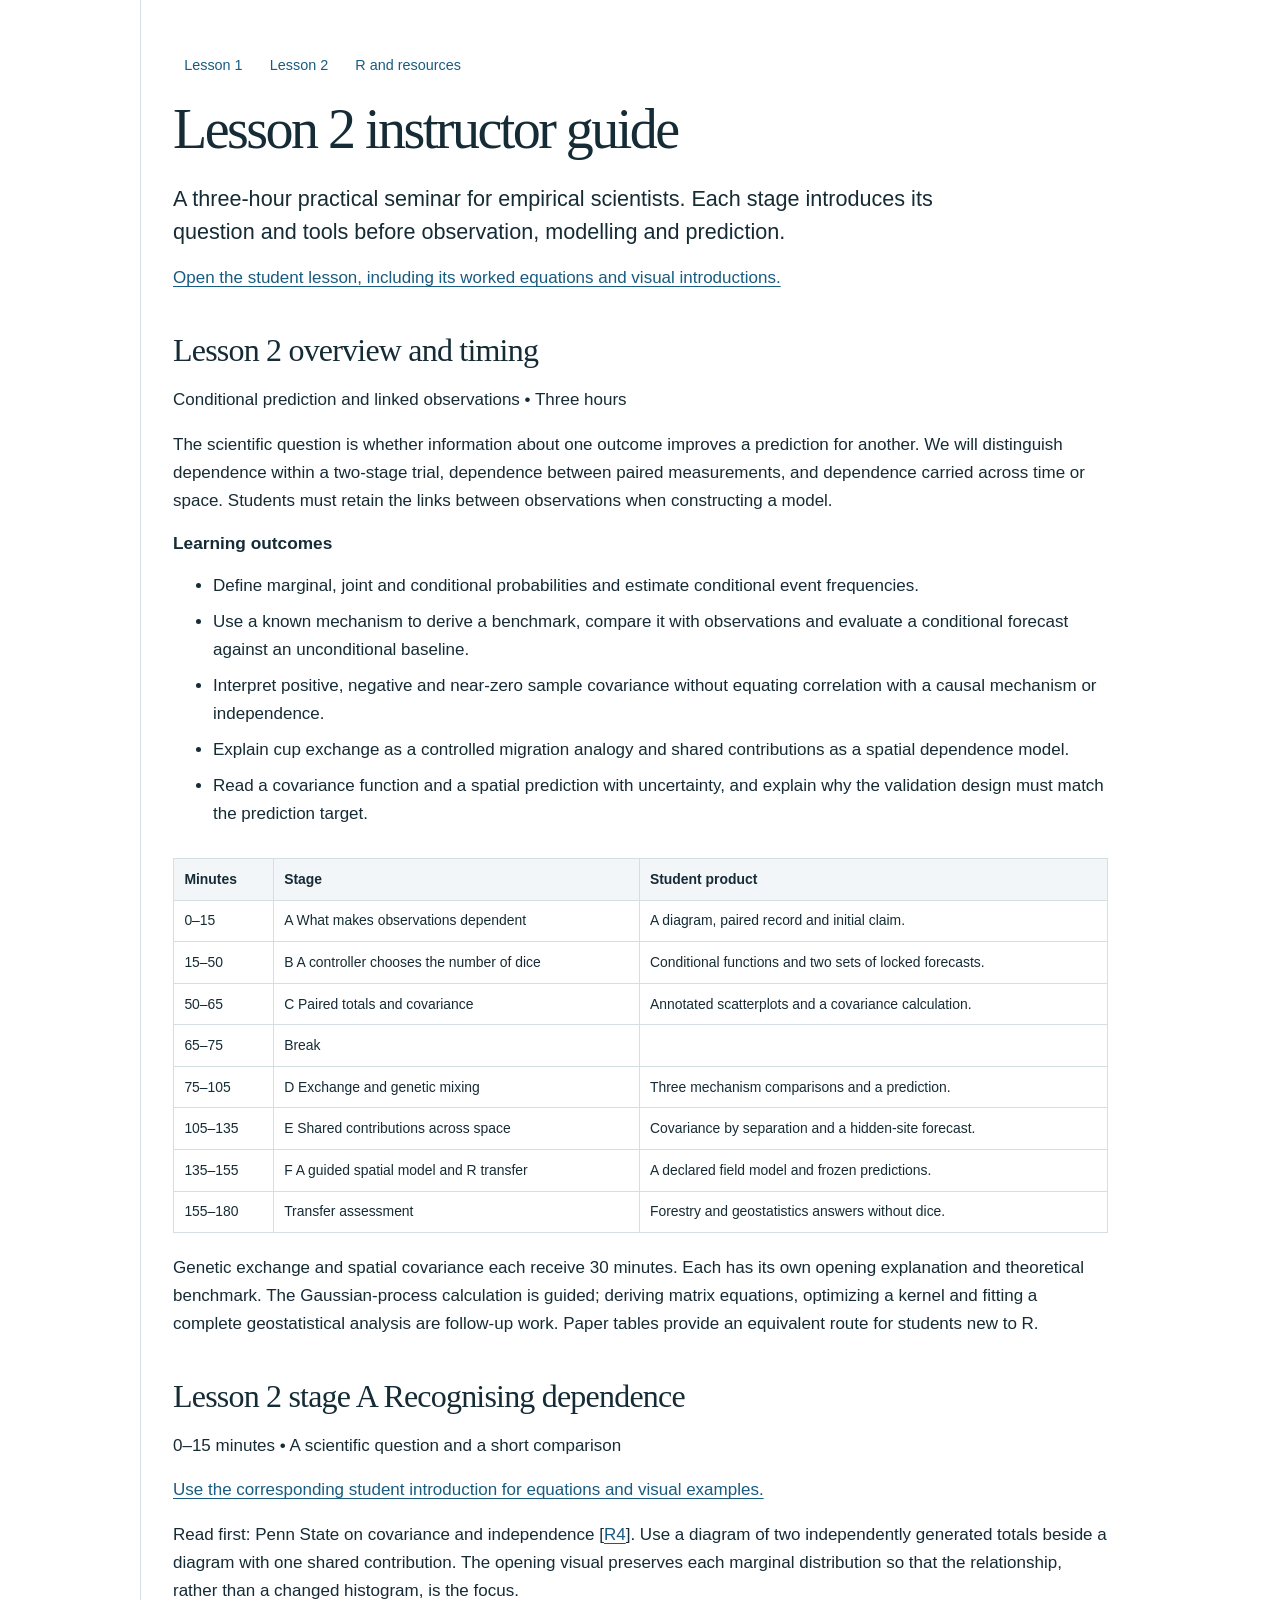
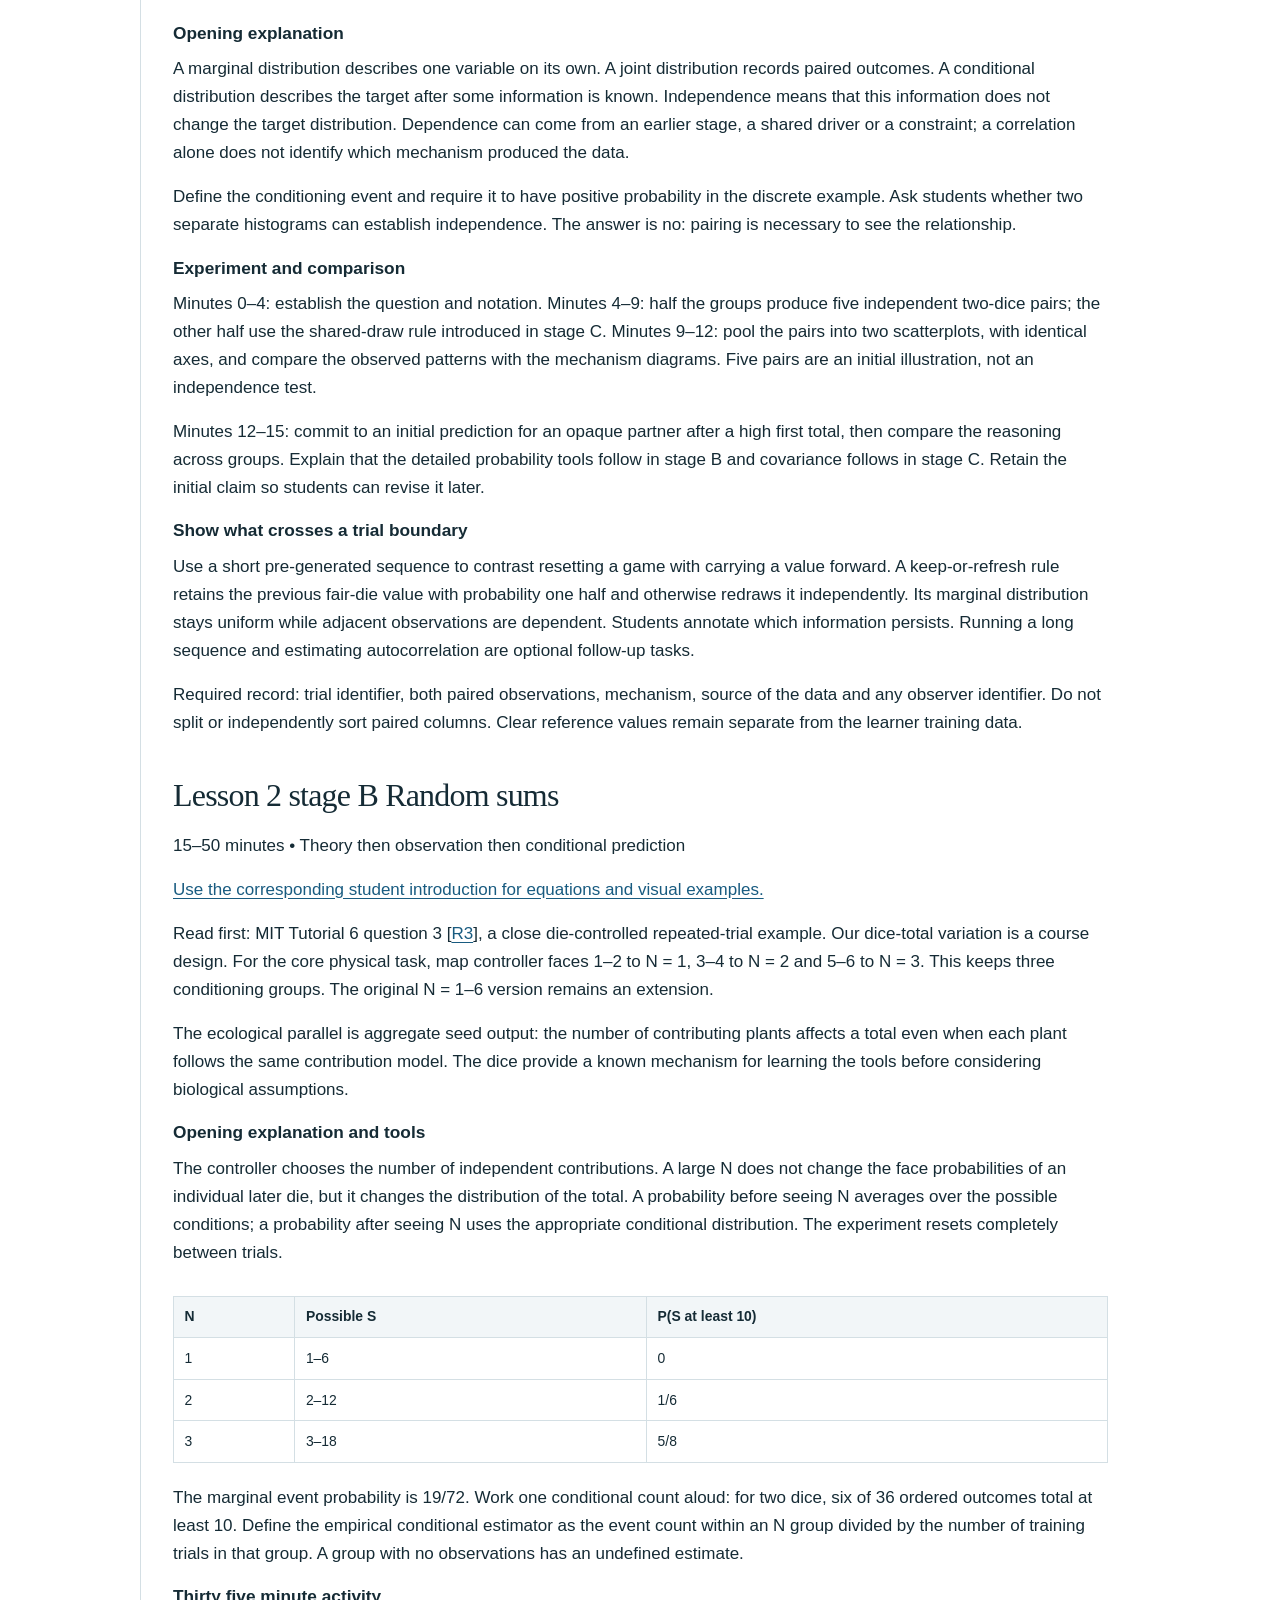
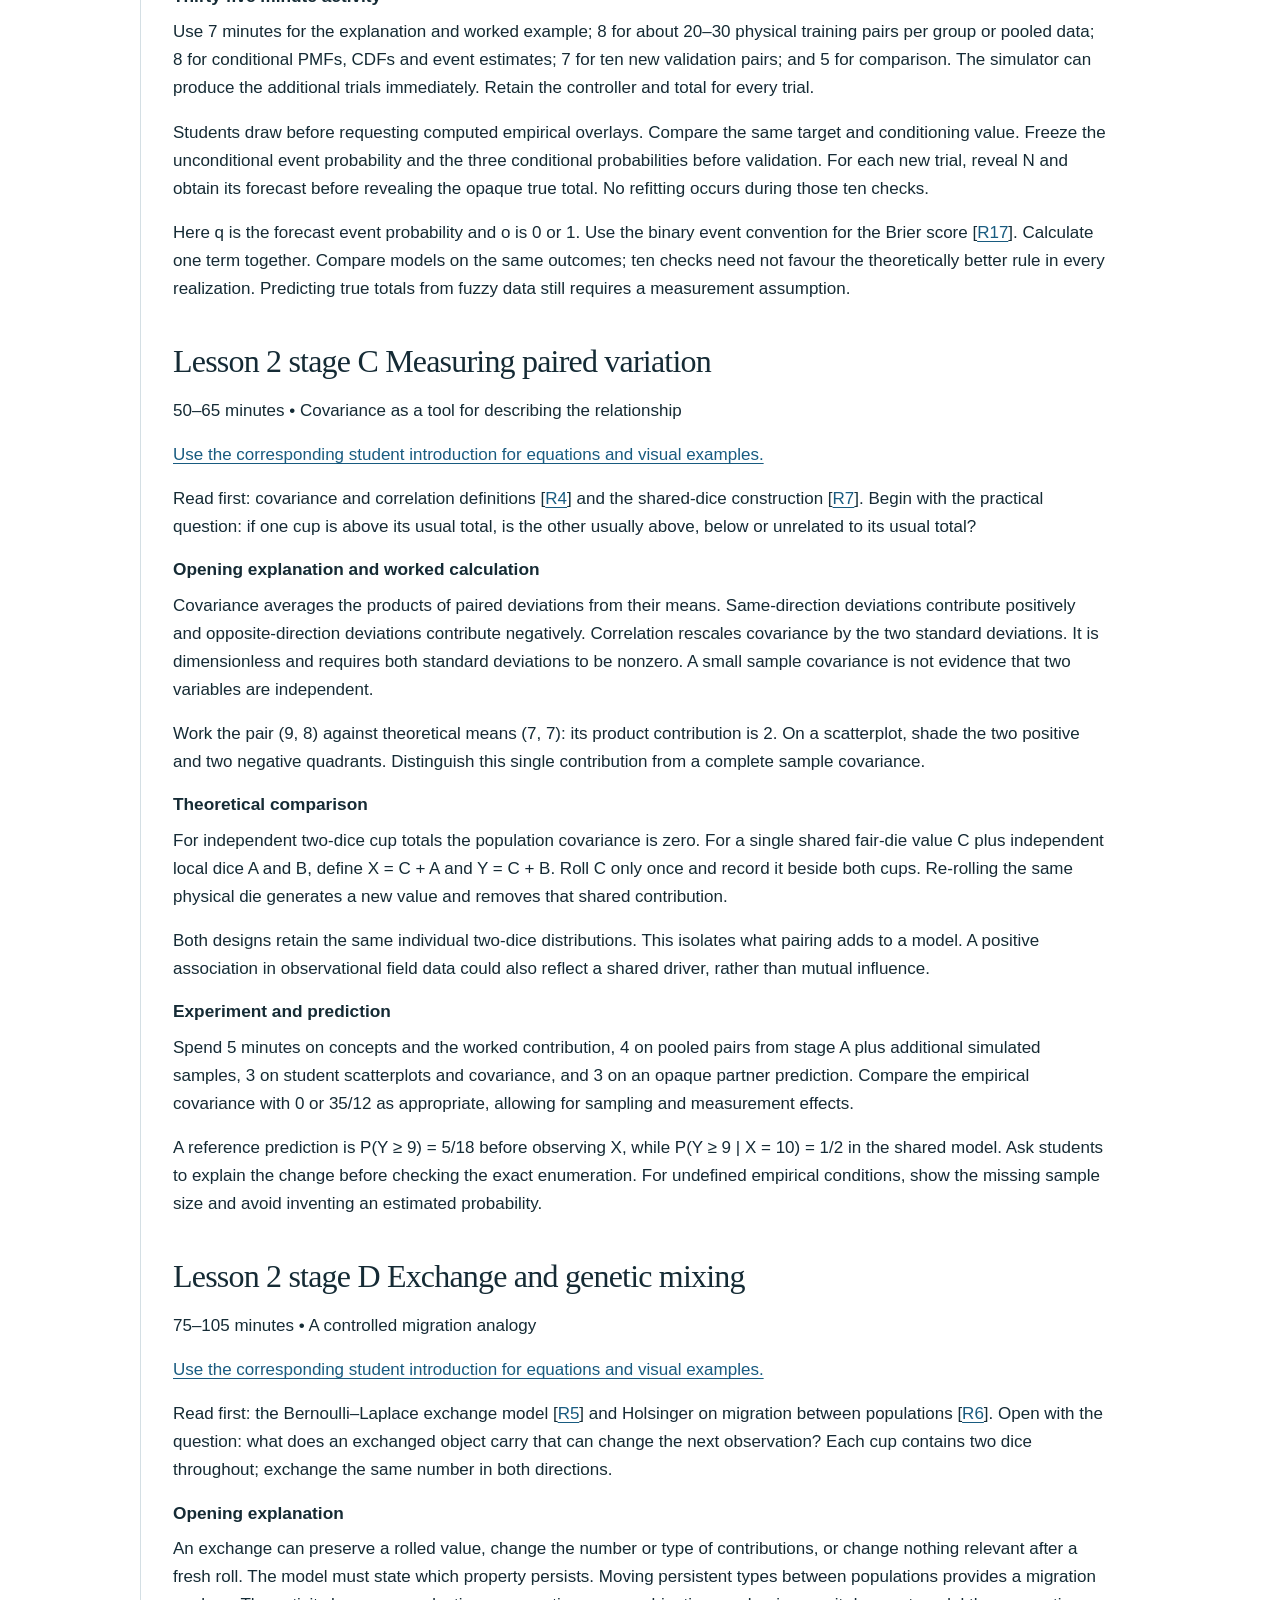
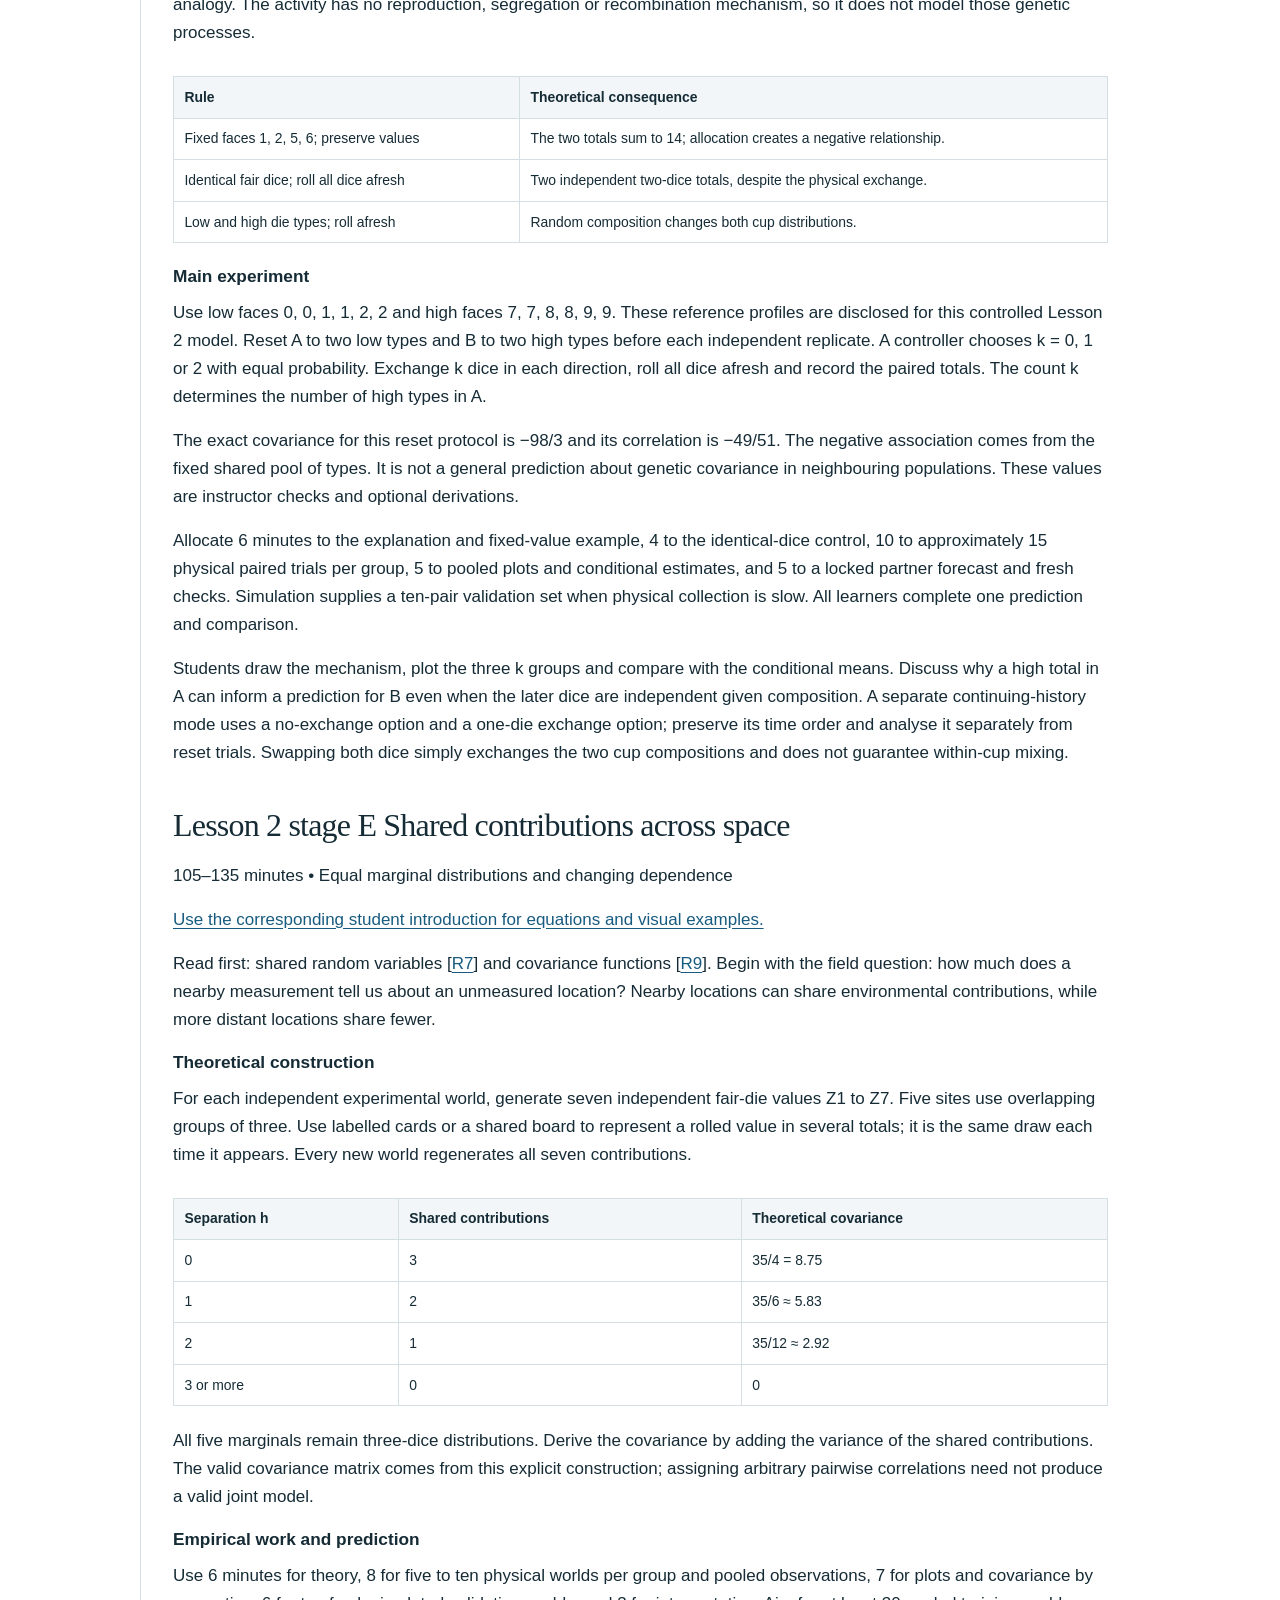
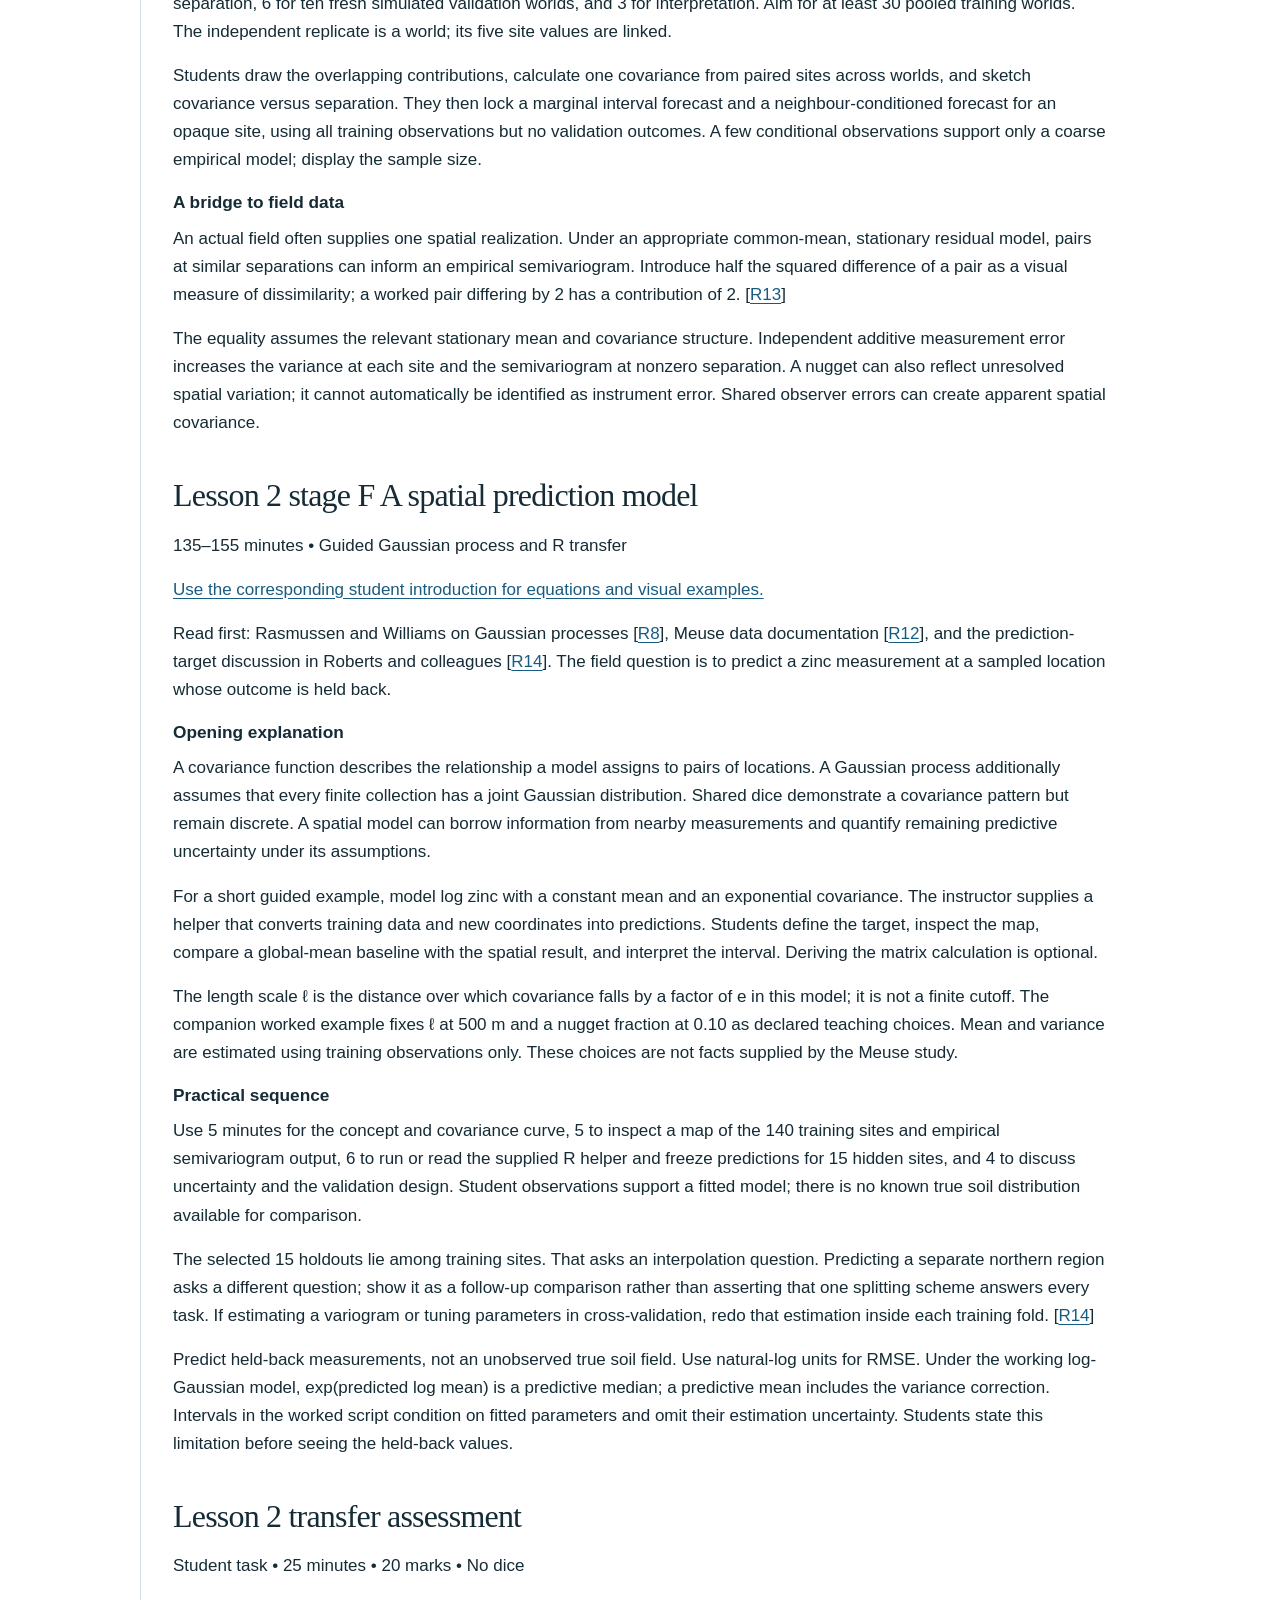
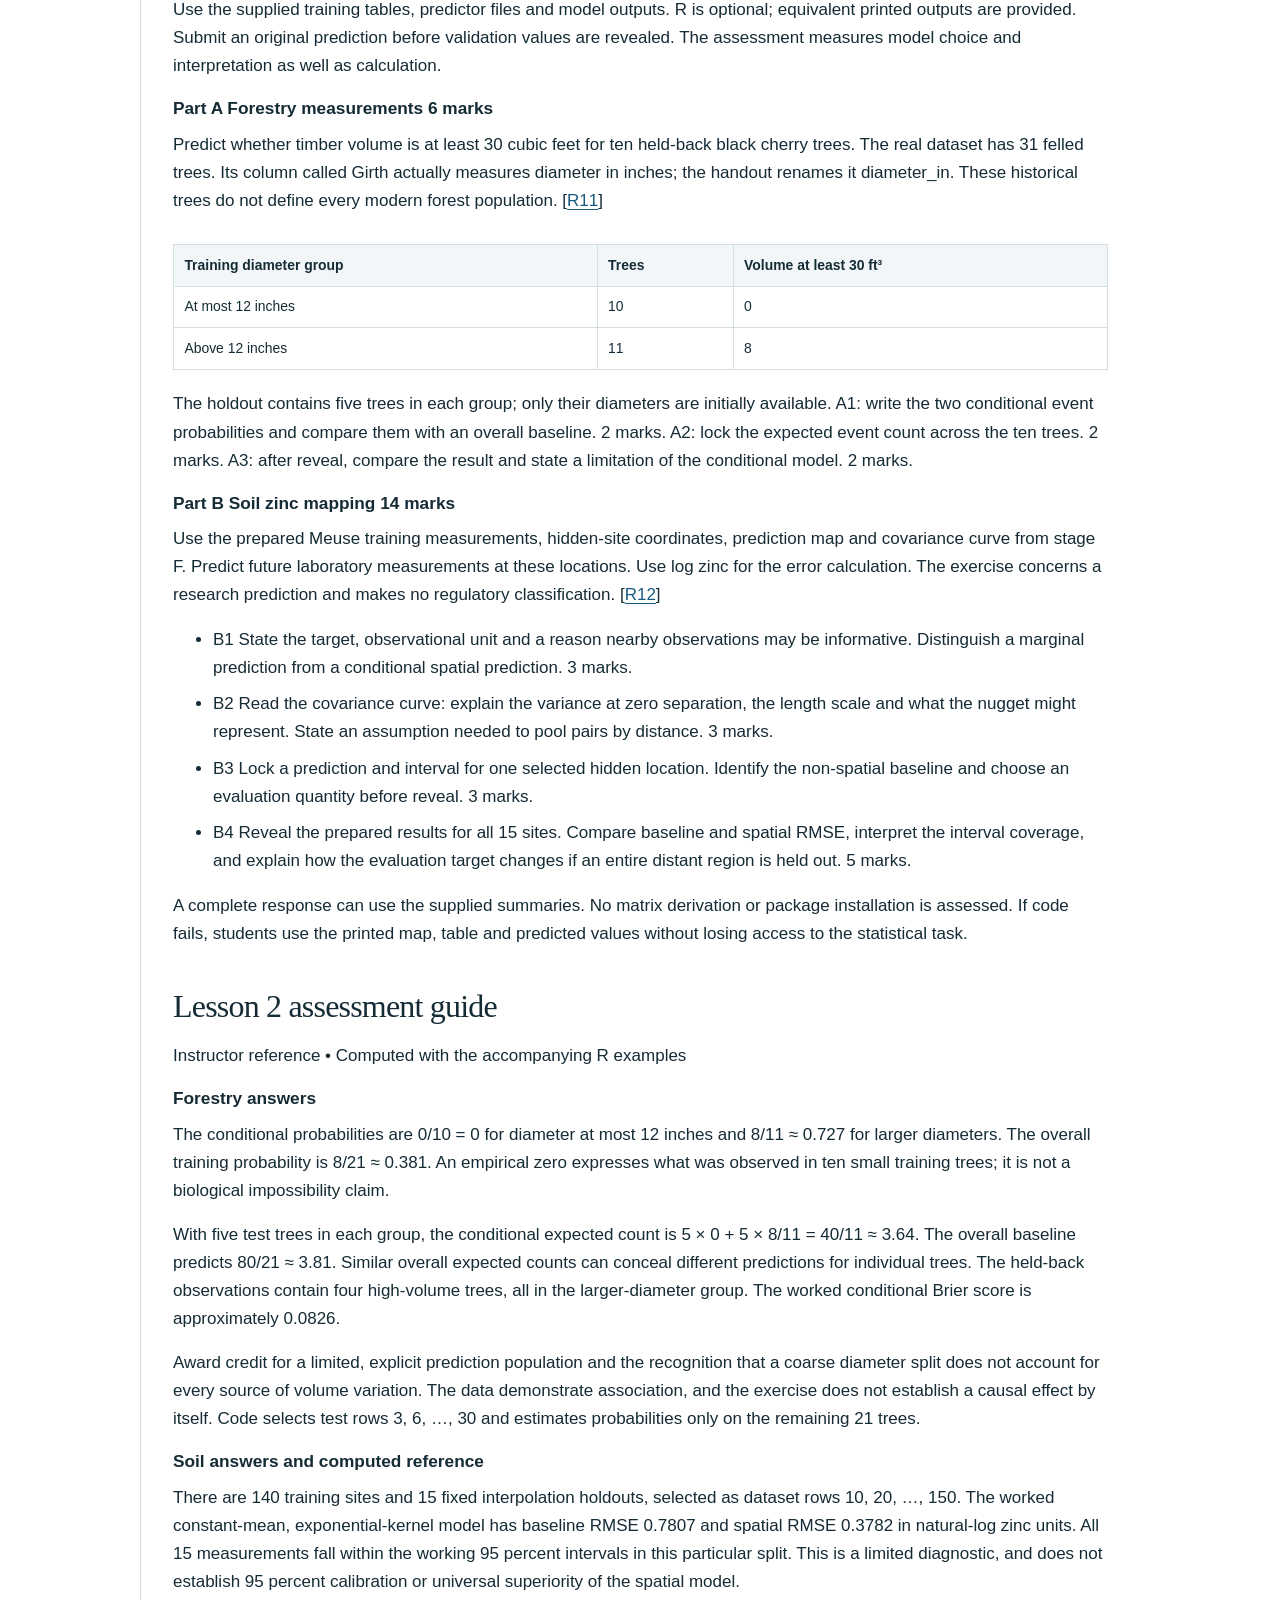
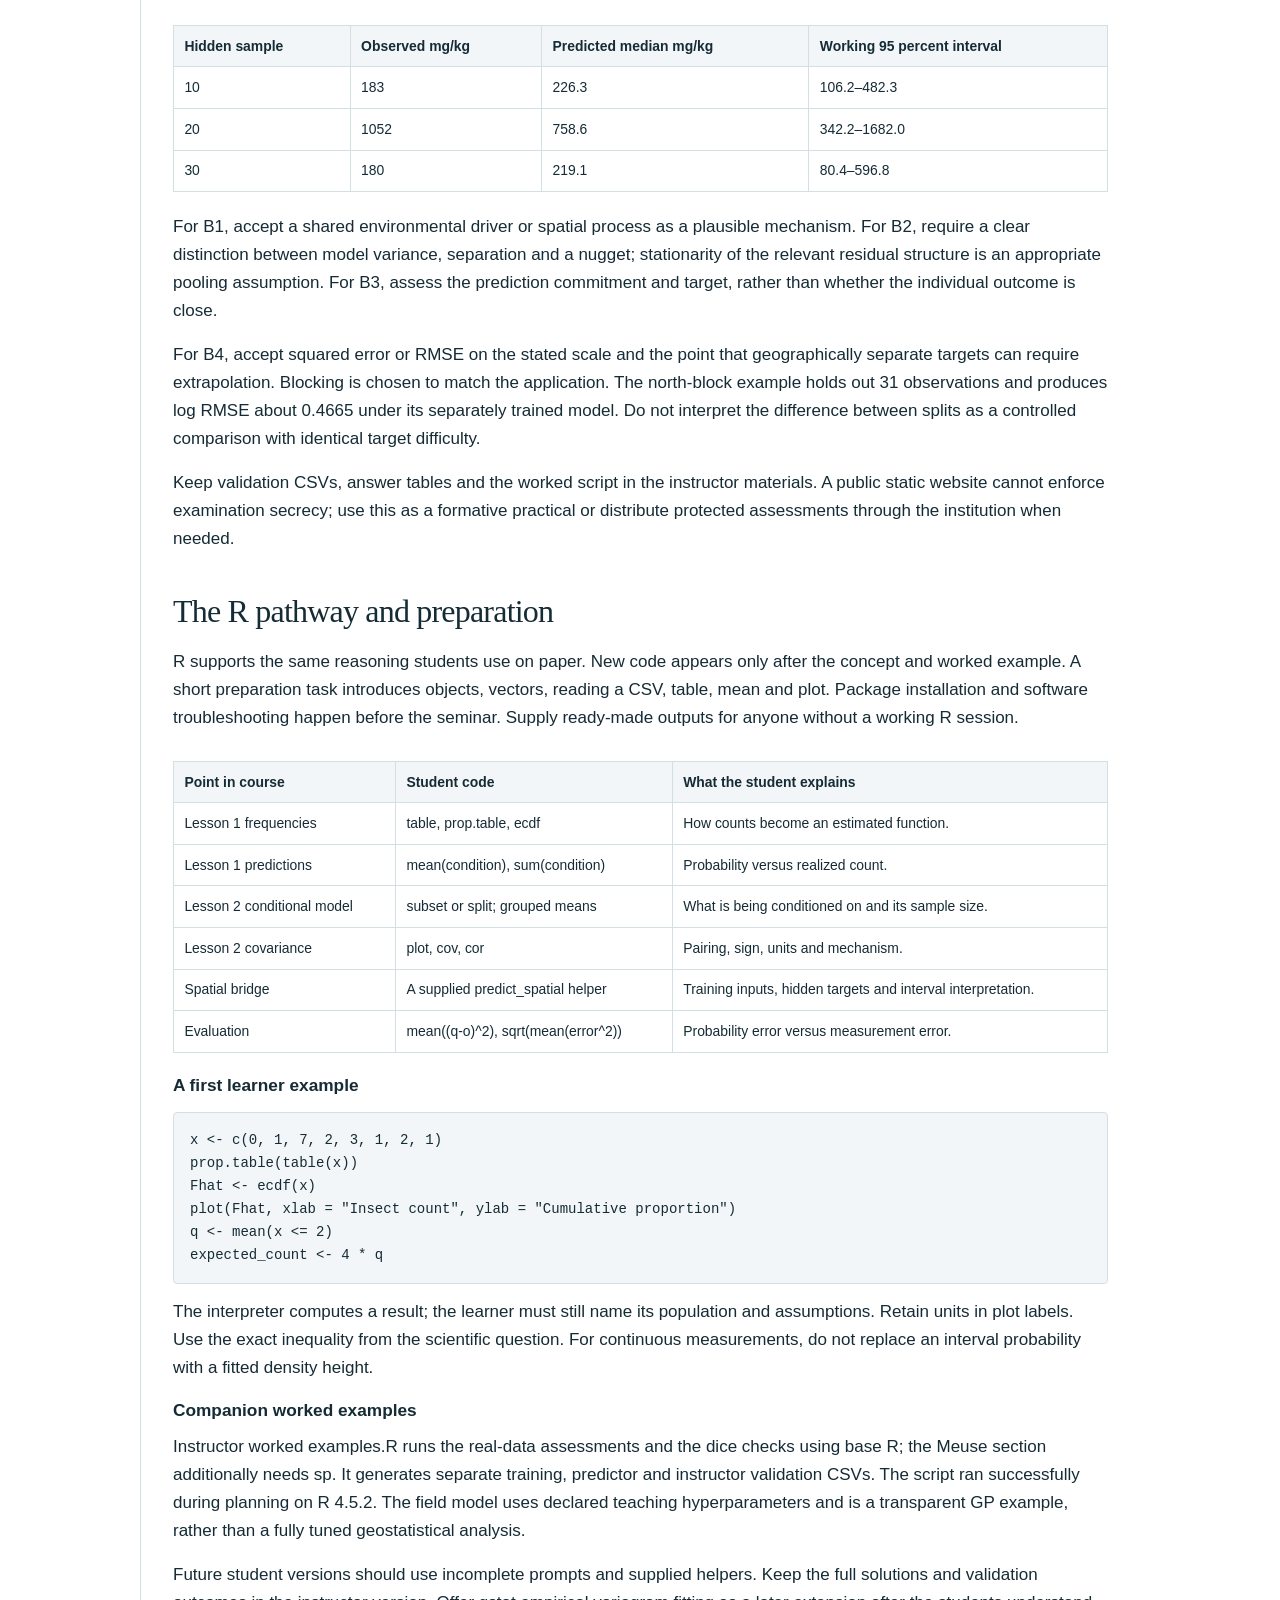
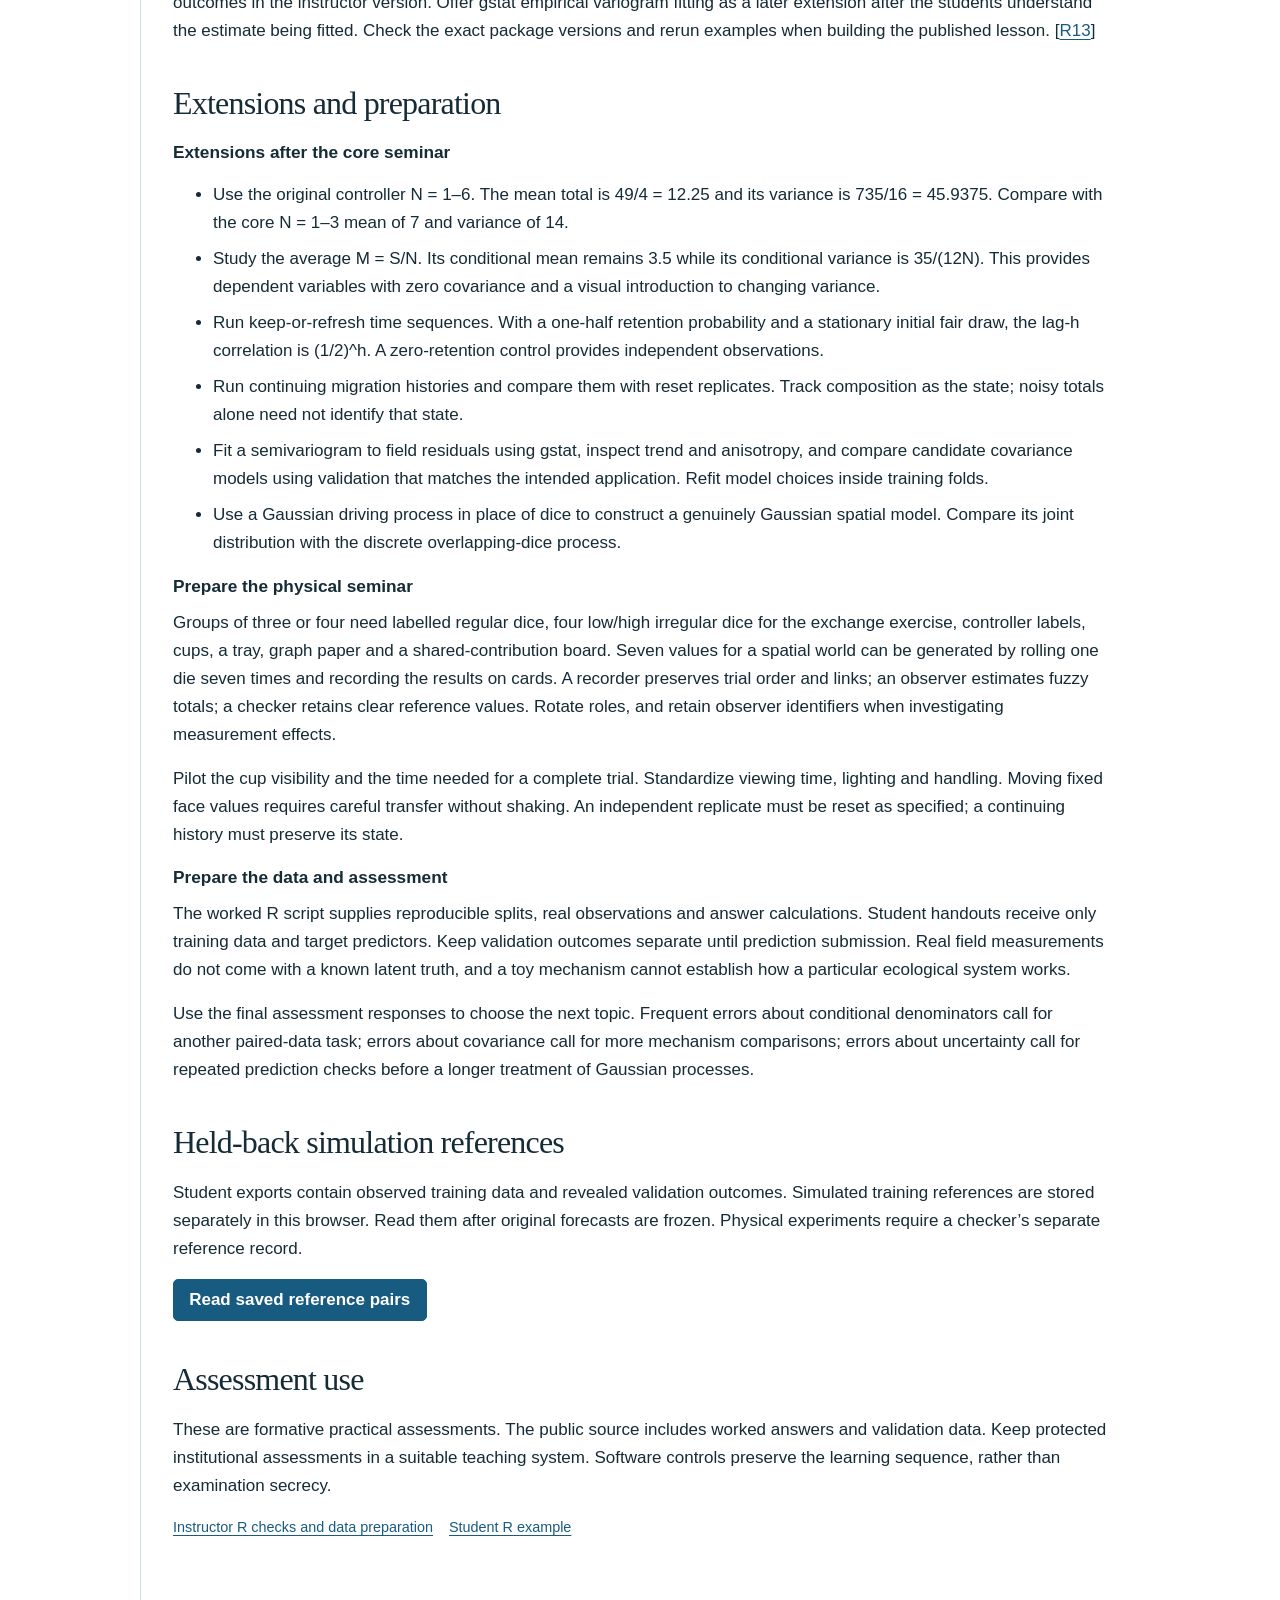
<file: lesson2-instructor.html>
<!doctype html><html lang="en"><head><meta charset="utf-8"><meta name="viewport" content="width=device-width,initial-scale=1"><title>Lesson 2 instructor guide · Fieldnotes</title><link rel="stylesheet" href="styles.css"><link rel="stylesheet" href="course.css"></head><body><main class="instructor"><nav class="course-nav" aria-label="Course"><a href="index.html">Lesson 1</a><a href="lesson2.html">Lesson 2</a><a href="resources.html">R and resources</a></nav><h1>Lesson 2 instructor guide</h1><p class="standfirst">A three-hour practical seminar for empirical scientists. Each stage introduces its question and tools before observation, modelling and prediction.</p><p><a href="lesson2.html">Open the student lesson, including its worked equations and visual introductions.</a></p><section id="overview"><h2>Lesson 2 overview and timing</h2><p>Conditional prediction and linked observations  •  Three hours</p><p>The scientific question is whether information about one outcome improves a prediction for another. We will distinguish dependence within a two-stage trial, dependence between paired measurements, and dependence carried across time or space. Students must retain the links between observations when constructing a model.</p><h3>Learning outcomes</h3><ul><li>Define marginal, joint and conditional probabilities and estimate conditional event frequencies.</li><li>Use a known mechanism to derive a benchmark, compare it with observations and evaluate a conditional forecast against an unconditional baseline.</li><li>Interpret positive, negative and near-zero sample covariance without equating correlation with a causal mechanism or independence.</li><li>Explain cup exchange as a controlled migration analogy and shared contributions as a spatial dependence model.</li><li>Read a covariance function and a spatial prediction with uncertainty, and explain why the validation design must match the prediction target.</li></ul><div class="table-scroll"><table><thead><tr><th>Minutes</th><th>Stage</th><th>Student product</th></tr></thead><tbody><tr><td>0–15</td><td>A  What makes observations dependent</td><td>A diagram, paired record and initial claim.</td></tr><tr><td>15–50</td><td>B  A controller chooses the number of dice</td><td>Conditional functions and two sets of locked forecasts.</td></tr><tr><td>50–65</td><td>C  Paired totals and covariance</td><td>Annotated scatterplots and a covariance calculation.</td></tr><tr><td>65–75</td><td>Break</td><td></td></tr><tr><td>75–105</td><td>D  Exchange and genetic mixing</td><td>Three mechanism comparisons and a prediction.</td></tr><tr><td>105–135</td><td>E  Shared contributions across space</td><td>Covariance by separation and a hidden-site forecast.</td></tr><tr><td>135–155</td><td>F  A guided spatial model and R transfer</td><td>A declared field model and frozen predictions.</td></tr><tr><td>155–180</td><td>Transfer assessment</td><td>Forestry and geostatistics answers without dice.</td></tr></tbody></table></div><p>Genetic exchange and spatial covariance each receive 30 minutes. Each has its own opening explanation and theoretical benchmark. The Gaussian-process calculation is guided; deriving matrix equations, optimizing a kernel and fitting a complete geostatistical analysis are follow-up work. Paper tables provide an equivalent route for students new to R.</p></section><section id="dependence"><h2>Lesson 2 stage A  Recognising dependence</h2><p>0–15 minutes  •  A scientific question and a short comparison</p><p><a href="lesson2.html#dependence">Use the corresponding student introduction for equations and visual examples.</a></p><p>Read first: Penn State on covariance and independence [<a href="https://online.stat.psu.edu/stat414/Lesson18">R4</a>]. Use a diagram of two independently generated totals beside a diagram with one shared contribution. The opening visual preserves each marginal distribution so that the relationship, rather than a changed histogram, is the focus.</p><h3>Opening explanation</h3><p>A marginal distribution describes one variable on its own. A joint distribution records paired outcomes. A conditional distribution describes the target after some information is known. Independence means that this information does not change the target distribution. Dependence can come from an earlier stage, a shared driver or a constraint; a correlation alone does not identify which mechanism produced the data.</p><p>Define the conditioning event and require it to have positive probability in the discrete example. Ask students whether two separate histograms can establish independence. The answer is no: pairing is necessary to see the relationship.</p><h3>Experiment and comparison</h3><p>Minutes 0–4: establish the question and notation. Minutes 4–9: half the groups produce five independent two-dice pairs; the other half use the shared-draw rule introduced in stage C. Minutes 9–12: pool the pairs into two scatterplots, with identical axes, and compare the observed patterns with the mechanism diagrams. Five pairs are an initial illustration, not an independence test.</p><p>Minutes 12–15: commit to an initial prediction for an opaque partner after a high first total, then compare the reasoning across groups. Explain that the detailed probability tools follow in stage B and covariance follows in stage C. Retain the initial claim so students can revise it later.</p><h3>Show what crosses a trial boundary</h3><p>Use a short pre-generated sequence to contrast resetting a game with carrying a value forward. A keep-or-refresh rule retains the previous fair-die value with probability one half and otherwise redraws it independently. Its marginal distribution stays uniform while adjacent observations are dependent. Students annotate which information persists. Running a long sequence and estimating autocorrelation are optional follow-up tasks.</p><p>Required record: trial identifier, both paired observations, mechanism, source of the data and any observer identifier. Do not split or independently sort paired columns. Clear reference values remain separate from the learner training data.</p></section><section id="controller"><h2>Lesson 2 stage B  Random sums</h2><p>15–50 minutes  •  Theory then observation then conditional prediction</p><p><a href="lesson2.html#controller">Use the corresponding student introduction for equations and visual examples.</a></p><p>Read first: MIT Tutorial 6 question 3 [<a href="https://ocw.mit.edu/courses/6-041sc-probabilistic-systems-analysis-and-applied-probability-fall-2013/6972542fe84f7b6d5cc8d9f1c580cb82_MIT6_041SCF13_tut06.pdf">R3</a>], a close die-controlled repeated-trial example. Our dice-total variation is a course design. For the core physical task, map controller faces 1–2 to N = 1, 3–4 to N = 2 and 5–6 to N = 3. This keeps three conditioning groups. The original N = 1–6 version remains an extension.</p><p>The ecological parallel is aggregate seed output: the number of contributing plants affects a total even when each plant follows the same contribution model. The dice provide a known mechanism for learning the tools before considering biological assumptions.</p><h3>Opening explanation and tools</h3><p>The controller chooses the number of independent contributions. A large N does not change the face probabilities of an individual later die, but it changes the distribution of the total. A probability before seeing N averages over the possible conditions; a probability after seeing N uses the appropriate conditional distribution. The experiment resets completely between trials.</p><div class="table-scroll"><table><thead><tr><th>N</th><th>Possible S</th><th>P(S at least 10)</th></tr></thead><tbody><tr><td>1</td><td>1–6</td><td>0</td></tr><tr><td>2</td><td>2–12</td><td>1/6</td></tr><tr><td>3</td><td>3–18</td><td>5/8</td></tr></tbody></table></div><p>The marginal event probability is 19/72. Work one conditional count aloud: for two dice, six of 36 ordered outcomes total at least 10. Define the empirical conditional estimator as the event count within an N group divided by the number of training trials in that group. A group with no observations has an undefined estimate.</p><h3>Thirty five minute activity</h3><p>Use 7 minutes for the explanation and worked example; 8 for about 20–30 physical training pairs per group or pooled data; 8 for conditional PMFs, CDFs and event estimates; 7 for ten new validation pairs; and 5 for comparison. The simulator can produce the additional trials immediately. Retain the controller and total for every trial.</p><p>Students draw before requesting computed empirical overlays. Compare the same target and conditioning value. Freeze the unconditional event probability and the three conditional probabilities before validation. For each new trial, reveal N and obtain its forecast before revealing the opaque true total. No refitting occurs during those ten checks.</p><p>Here q is the forecast event probability and o is 0 or 1. Use the binary event convention for the Brier score [<a href="https://journals.ametsoc.org/view/journals/mwre/78/1/1520-0493_1950_078_0001_vofeit_2_0_co_2.xml">R17</a>]. Calculate one term together. Compare models on the same outcomes; ten checks need not favour the theoretically better rule in every realization. Predicting true totals from fuzzy data still requires a measurement assumption.</p></section><section id="covariance"><h2>Lesson 2 stage C  Measuring paired variation</h2><p>50–65 minutes  •  Covariance as a tool for describing the relationship</p><p><a href="lesson2.html#covariance">Use the corresponding student introduction for equations and visual examples.</a></p><p>Read first: covariance and correlation definitions [<a href="https://online.stat.psu.edu/stat414/Lesson18">R4</a>] and the shared-dice construction [<a href="https://srush.github.io/sampling-to-reinforce/">R7</a>]. Begin with the practical question: if one cup is above its usual total, is the other usually above, below or unrelated to its usual total?</p><h3>Opening explanation and worked calculation</h3><p>Covariance averages the products of paired deviations from their means. Same-direction deviations contribute positively and opposite-direction deviations contribute negatively. Correlation rescales covariance by the two standard deviations. It is dimensionless and requires both standard deviations to be nonzero. A small sample covariance is not evidence that two variables are independent.</p><p>Work the pair (9, 8) against theoretical means (7, 7): its product contribution is 2. On a scatterplot, shade the two positive and two negative quadrants. Distinguish this single contribution from a complete sample covariance.</p><h3>Theoretical comparison</h3><p>For independent two-dice cup totals the population covariance is zero. For a single shared fair-die value C plus independent local dice A and B, define X = C + A and Y = C + B. Roll C only once and record it beside both cups. Re-rolling the same physical die generates a new value and removes that shared contribution.</p><p>Both designs retain the same individual two-dice distributions. This isolates what pairing adds to a model. A positive association in observational field data could also reflect a shared driver, rather than mutual influence.</p><h3>Experiment and prediction</h3><p>Spend 5 minutes on concepts and the worked contribution, 4 on pooled pairs from stage A plus additional simulated samples, 3 on student scatterplots and covariance, and 3 on an opaque partner prediction. Compare the empirical covariance with 0 or 35/12 as appropriate, allowing for sampling and measurement effects.</p><p>A reference prediction is P(Y ≥ 9) = 5/18 before observing X, while P(Y ≥ 9 | X = 10) = 1/2 in the shared model. Ask students to explain the change before checking the exact enumeration. For undefined empirical conditions, show the missing sample size and avoid inventing an estimated probability.</p></section><section id="mixing"><h2>Lesson 2 stage D  Exchange and genetic mixing</h2><p>75–105 minutes  •  A controlled migration analogy</p><p><a href="lesson2.html#mixing">Use the corresponding student introduction for equations and visual examples.</a></p><p>Read first: the Bernoulli–Laplace exchange model [<a href="https://www.stat.cmu.edu/~vventura/class/HW6.715.pdf">R5</a>] and Holsinger on migration between populations [<a href="https://darwin.eeb.uconn.edu/eeb348-notes/mutation-drift.pdf">R6</a>]. Open with the question: what does an exchanged object carry that can change the next observation? Each cup contains two dice throughout; exchange the same number in both directions.</p><h3>Opening explanation</h3><p>An exchange can preserve a rolled value, change the number or type of contributions, or change nothing relevant after a fresh roll. The model must state which property persists. Moving persistent types between populations provides a migration analogy. The activity has no reproduction, segregation or recombination mechanism, so it does not model those genetic processes.</p><div class="table-scroll"><table><thead><tr><th>Rule</th><th>Theoretical consequence</th></tr></thead><tbody><tr><td>Fixed faces 1, 2, 5, 6; preserve values</td><td>The two totals sum to 14; allocation creates a negative relationship.</td></tr><tr><td>Identical fair dice; roll all dice afresh</td><td>Two independent two-dice totals, despite the physical exchange.</td></tr><tr><td>Low and high die types; roll afresh</td><td>Random composition changes both cup distributions.</td></tr></tbody></table></div><h3>Main experiment</h3><p>Use low faces 0, 0, 1, 1, 2, 2 and high faces 7, 7, 8, 8, 9, 9. These reference profiles are disclosed for this controlled Lesson 2 model. Reset A to two low types and B to two high types before each independent replicate. A controller chooses k = 0, 1 or 2 with equal probability. Exchange k dice in each direction, roll all dice afresh and record the paired totals. The count k determines the number of high types in A.</p><p>The exact covariance for this reset protocol is −98/3 and its correlation is −49/51. The negative association comes from the fixed shared pool of types. It is not a general prediction about genetic covariance in neighbouring populations. These values are instructor checks and optional derivations.</p><p>Allocate 6 minutes to the explanation and fixed-value example, 4 to the identical-dice control, 10 to approximately 15 physical paired trials per group, 5 to pooled plots and conditional estimates, and 5 to a locked partner forecast and fresh checks. Simulation supplies a ten-pair validation set when physical collection is slow. All learners complete one prediction and comparison.</p><p>Students draw the mechanism, plot the three k groups and compare with the conditional means. Discuss why a high total in A can inform a prediction for B even when the later dice are independent given composition. A separate continuing-history mode uses a no-exchange option and a one-die exchange option; preserve its time order and analyse it separately from reset trials. Swapping both dice simply exchanges the two cup compositions and does not guarantee within-cup mixing.</p></section><section id="space"><h2>Lesson 2 stage E  Shared contributions across space</h2><p>105–135 minutes  •  Equal marginal distributions and changing dependence</p><p><a href="lesson2.html#space">Use the corresponding student introduction for equations and visual examples.</a></p><p>Read first: shared random variables [<a href="https://srush.github.io/sampling-to-reinforce/">R7</a>] and covariance functions [<a href="https://gaussianprocess.org/gpml/chapters/RW4.pdf">R9</a>]. Begin with the field question: how much does a nearby measurement tell us about an unmeasured location? Nearby locations can share environmental contributions, while more distant locations share fewer.</p><h3>Theoretical construction</h3><p>For each independent experimental world, generate seven independent fair-die values Z1 to Z7. Five sites use overlapping groups of three. Use labelled cards or a shared board to represent a rolled value in several totals; it is the same draw each time it appears. Every new world regenerates all seven contributions.</p><div class="table-scroll"><table><thead><tr><th>Separation h</th><th>Shared contributions</th><th>Theoretical covariance</th></tr></thead><tbody><tr><td>0</td><td>3</td><td>35/4 = 8.75</td></tr><tr><td>1</td><td>2</td><td>35/6 ≈ 5.83</td></tr><tr><td>2</td><td>1</td><td>35/12 ≈ 2.92</td></tr><tr><td>3 or more</td><td>0</td><td>0</td></tr></tbody></table></div><p>All five marginals remain three-dice distributions. Derive the covariance by adding the variance of the shared contributions. The valid covariance matrix comes from this explicit construction; assigning arbitrary pairwise correlations need not produce a valid joint model.</p><h3>Empirical work and prediction</h3><p>Use 6 minutes for theory, 8 for five to ten physical worlds per group and pooled observations, 7 for plots and covariance by separation, 6 for ten fresh simulated validation worlds, and 3 for interpretation. Aim for at least 30 pooled training worlds. The independent replicate is a world; its five site values are linked.</p><p>Students draw the overlapping contributions, calculate one covariance from paired sites across worlds, and sketch covariance versus separation. They then lock a marginal interval forecast and a neighbour-conditioned forecast for an opaque site, using all training observations but no validation outcomes. A few conditional observations support only a coarse empirical model; display the sample size.</p><h3>A bridge to field data</h3><p>An actual field often supplies one spatial realization. Under an appropriate common-mean, stationary residual model, pairs at similar separations can inform an empirical semivariogram. Introduce half the squared difference of a pair as a visual measure of dissimilarity; a worked pair differing by 2 has a contribution of 2. [<a href="https://r-spatial.github.io/gstat/reference/variogram.html">R13</a>]</p><p>The equality assumes the relevant stationary mean and covariance structure. Independent additive measurement error increases the variance at each site and the semivariogram at nonzero separation. A nugget can also reflect unresolved spatial variation; it cannot automatically be identified as instrument error. Shared observer errors can create apparent spatial covariance.</p></section><section id="field"><h2>Lesson 2 stage F  A spatial prediction model</h2><p>135–155 minutes  •  Guided Gaussian process and R transfer</p><p><a href="lesson2.html#field">Use the corresponding student introduction for equations and visual examples.</a></p><p>Read first: Rasmussen and Williams on Gaussian processes [<a href="https://gaussianprocess.org/gpml/chapters/RW2.pdf">R8</a>], Meuse data documentation [<a href="https://edzer.github.io/sp/reference/meuse.html">R12</a>], and the prediction-target discussion in Roberts and colleagues [<a href="https://www.biom.uni-freiburg.de/mitarbeiter/dormann/roberts-et-al-2017-ecography.pdf/at_download/file">R14</a>]. The field question is to predict a zinc measurement at a sampled location whose outcome is held back.</p><h3>Opening explanation</h3><p>A covariance function describes the relationship a model assigns to pairs of locations. A Gaussian process additionally assumes that every finite collection has a joint Gaussian distribution. Shared dice demonstrate a covariance pattern but remain discrete. A spatial model can borrow information from nearby measurements and quantify remaining predictive uncertainty under its assumptions.</p><p>For a short guided example, model log zinc with a constant mean and an exponential covariance. The instructor supplies a helper that converts training data and new coordinates into predictions. Students define the target, inspect the map, compare a global-mean baseline with the spatial result, and interpret the interval. Deriving the matrix calculation is optional.</p><p>The length scale ℓ is the distance over which covariance falls by a factor of e in this model; it is not a finite cutoff. The companion worked example fixes ℓ at 500 m and a nugget fraction at 0.10 as declared teaching choices. Mean and variance are estimated using training observations only. These choices are not facts supplied by the Meuse study.</p><h3>Practical sequence</h3><p>Use 5 minutes for the concept and covariance curve, 5 to inspect a map of the 140 training sites and empirical semivariogram output, 6 to run or read the supplied R helper and freeze predictions for 15 hidden sites, and 4 to discuss uncertainty and the validation design. Student observations support a fitted model; there is no known true soil distribution available for comparison.</p><p>The selected 15 holdouts lie among training sites. That asks an interpolation question. Predicting a separate northern region asks a different question; show it as a follow-up comparison rather than asserting that one splitting scheme answers every task. If estimating a variogram or tuning parameters in cross-validation, redo that estimation inside each training fold. [<a href="https://www.biom.uni-freiburg.de/mitarbeiter/dormann/roberts-et-al-2017-ecography.pdf/at_download/file">R14</a>]</p><p>Predict held-back measurements, not an unobserved true soil field. Use natural-log units for RMSE. Under the working log-Gaussian model, exp(predicted log mean) is a predictive median; a predictive mean includes the variance correction. Intervals in the worked script condition on fitted parameters and omit their estimation uncertainty. Students state this limitation before seeing the held-back values.</p></section><section id="assessment"><h2>Lesson 2 transfer assessment</h2><p>Student task  •  25 minutes  •  20 marks  •  No dice</p><p>Use the supplied training tables, predictor files and model outputs. R is optional; equivalent printed outputs are provided. Submit an original prediction before validation values are revealed. The assessment measures model choice and interpretation as well as calculation.</p><h3>Part A  Forestry measurements  6 marks</h3><p>Predict whether timber volume is at least 30 cubic feet for ten held-back black cherry trees. The real dataset has 31 felled trees. Its column called Girth actually measures diameter in inches; the handout renames it diameter_in. These historical trees do not define every modern forest population. [<a href="https://stat.ethz.ch/R-manual/R-devel/library/datasets/html/trees.html">R11</a>]</p><div class="table-scroll"><table><thead><tr><th>Training diameter group</th><th>Trees</th><th>Volume at least 30 ft³</th></tr></thead><tbody><tr><td>At most 12 inches</td><td>10</td><td>0</td></tr><tr><td>Above 12 inches</td><td>11</td><td>8</td></tr></tbody></table></div><p>The holdout contains five trees in each group; only their diameters are initially available. A1: write the two conditional event probabilities and compare them with an overall baseline. 2 marks. A2: lock the expected event count across the ten trees. 2 marks. A3: after reveal, compare the result and state a limitation of the conditional model. 2 marks.</p><h3>Part B  Soil zinc mapping  14 marks</h3><p>Use the prepared Meuse training measurements, hidden-site coordinates, prediction map and covariance curve from stage F. Predict future laboratory measurements at these locations. Use log zinc for the error calculation. The exercise concerns a research prediction and makes no regulatory classification. [<a href="https://edzer.github.io/sp/reference/meuse.html">R12</a>]</p><ul><li>B1  State the target, observational unit and a reason nearby observations may be informative. Distinguish a marginal prediction from a conditional spatial prediction. 3 marks.</li><li>B2  Read the covariance curve: explain the variance at zero separation, the length scale and what the nugget might represent. State an assumption needed to pool pairs by distance. 3 marks.</li><li>B3  Lock a prediction and interval for one selected hidden location. Identify the non-spatial baseline and choose an evaluation quantity before reveal. 3 marks.</li><li>B4  Reveal the prepared results for all 15 sites. Compare baseline and spatial RMSE, interpret the interval coverage, and explain how the evaluation target changes if an entire distant region is held out. 5 marks.</li></ul><p>A complete response can use the supplied summaries. No matrix derivation or package installation is assessed. If code fails, students use the printed map, table and predicted values without losing access to the statistical task.</p></section><section id="assessment-guide"><h2>Lesson 2 assessment guide</h2><p>Instructor reference  •  Computed with the accompanying R examples</p><h3>Forestry answers</h3><p>The conditional probabilities are 0/10 = 0 for diameter at most 12 inches and 8/11 ≈ 0.727 for larger diameters. The overall training probability is 8/21 ≈ 0.381. An empirical zero expresses what was observed in ten small training trees; it is not a biological impossibility claim.</p><p>With five test trees in each group, the conditional expected count is 5 × 0 + 5 × 8/11 = 40/11 ≈ 3.64. The overall baseline predicts 80/21 ≈ 3.81. Similar overall expected counts can conceal different predictions for individual trees. The held-back observations contain four high-volume trees, all in the larger-diameter group. The worked conditional Brier score is approximately 0.0826.</p><p>Award credit for a limited, explicit prediction population and the recognition that a coarse diameter split does not account for every source of volume variation. The data demonstrate association, and the exercise does not establish a causal effect by itself. Code selects test rows 3, 6, …, 30 and estimates probabilities only on the remaining 21 trees.</p><h3>Soil answers and computed reference</h3><p>There are 140 training sites and 15 fixed interpolation holdouts, selected as dataset rows 10, 20, …, 150. The worked constant-mean, exponential-kernel model has baseline RMSE 0.7807 and spatial RMSE 0.3782 in natural-log zinc units. All 15 measurements fall within the working 95 percent intervals in this particular split. This is a limited diagnostic, and does not establish 95 percent calibration or universal superiority of the spatial model.</p><div class="table-scroll"><table><thead><tr><th>Hidden sample</th><th>Observed mg/kg</th><th>Predicted median mg/kg</th><th>Working 95 percent interval</th></tr></thead><tbody><tr><td>10</td><td>183</td><td>226.3</td><td>106.2–482.3</td></tr><tr><td>20</td><td>1052</td><td>758.6</td><td>342.2–1682.0</td></tr><tr><td>30</td><td>180</td><td>219.1</td><td>80.4–596.8</td></tr></tbody></table></div><p>For B1, accept a shared environmental driver or spatial process as a plausible mechanism. For B2, require a clear distinction between model variance, separation and a nugget; stationarity of the relevant residual structure is an appropriate pooling assumption. For B3, assess the prediction commitment and target, rather than whether the individual outcome is close.</p><p>For B4, accept squared error or RMSE on the stated scale and the point that geographically separate targets can require extrapolation. Blocking is chosen to match the application. The north-block example holds out 31 observations and produces log RMSE about 0.4665 under its separately trained model. Do not interpret the difference between splits as a controlled comparison with identical target difficulty.</p><p>Keep validation CSVs, answer tables and the worked script in the instructor materials. A public static website cannot enforce examination secrecy; use this as a formative practical or distribute protected assessments through the institution when needed.</p></section><section id="r-pathway"><h2>The R pathway and preparation</h2><p>R supports the same reasoning students use on paper. New code appears only after the concept and worked example. A short preparation task introduces objects, vectors, reading a CSV, table, mean and plot. Package installation and software troubleshooting happen before the seminar. Supply ready-made outputs for anyone without a working R session.</p><div class="table-scroll"><table><thead><tr><th>Point in course</th><th>Student code</th><th>What the student explains</th></tr></thead><tbody><tr><td>Lesson 1 frequencies</td><td>table, prop.table, ecdf</td><td>How counts become an estimated function.</td></tr><tr><td>Lesson 1 predictions</td><td>mean(condition), sum(condition)</td><td>Probability versus realized count.</td></tr><tr><td>Lesson 2 conditional model</td><td>subset or split; grouped means</td><td>What is being conditioned on and its sample size.</td></tr><tr><td>Lesson 2 covariance</td><td>plot, cov, cor</td><td>Pairing, sign, units and mechanism.</td></tr><tr><td>Spatial bridge</td><td>A supplied predict_spatial helper</td><td>Training inputs, hidden targets and interval interpretation.</td></tr><tr><td>Evaluation</td><td>mean((q-o)^2), sqrt(mean(error^2))</td><td>Probability error versus measurement error.</td></tr></tbody></table></div><h3>A first learner example</h3><pre class="r-code"><code>x &lt;- c(0, 1, 7, 2, 3, 1, 2, 1)
prop.table(table(x))
Fhat &lt;- ecdf(x)
plot(Fhat, xlab = &quot;Insect count&quot;, ylab = &quot;Cumulative proportion&quot;)
q &lt;- mean(x &lt;= 2)
expected_count &lt;- 4 * q</code></pre><p>The interpreter computes a result; the learner must still name its population and assumptions. Retain units in plot labels. Use the exact inequality from the scientific question. For continuous measurements, do not replace an interval probability with a fitted density height.</p><h3>Companion worked examples</h3><p>Instructor worked examples.R runs the real-data assessments and the dice checks using base R; the Meuse section additionally needs sp. It generates separate training, predictor and instructor validation CSVs. The script ran successfully during planning on R 4.5.2. The field model uses declared teaching hyperparameters and is a transparent GP example, rather than a fully tuned geostatistical analysis.</p><p>Future student versions should use incomplete prompts and supplied helpers. Keep the full solutions and validation outcomes in the instructor version. Offer gstat empirical variogram fitting as a later extension after the students understand the estimate being fitted. Check the exact package versions and rerun examples when building the published lesson. [<a href="https://r-spatial.github.io/gstat/reference/variogram.html">R13</a>]</p></section><h2>Extensions and preparation</h2><h3>Extensions after the core seminar</h3><ul><li>Use the original controller N = 1–6. The mean total is 49/4 = 12.25 and its variance is 735/16 = 45.9375. Compare with the core N = 1–3 mean of 7 and variance of 14.</li><li>Study the average M = S/N. Its conditional mean remains 3.5 while its conditional variance is 35/(12N). This provides dependent variables with zero covariance and a visual introduction to changing variance.</li><li>Run keep-or-refresh time sequences. With a one-half retention probability and a stationary initial fair draw, the lag-h correlation is (1/2)^h. A zero-retention control provides independent observations.</li><li>Run continuing migration histories and compare them with reset replicates. Track composition as the state; noisy totals alone need not identify that state.</li><li>Fit a semivariogram to field residuals using gstat, inspect trend and anisotropy, and compare candidate covariance models using validation that matches the intended application. Refit model choices inside training folds.</li><li>Use a Gaussian driving process in place of dice to construct a genuinely Gaussian spatial model. Compare its joint distribution with the discrete overlapping-dice process.</li></ul><h3>Prepare the physical seminar</h3><p>Groups of three or four need labelled regular dice, four low/high irregular dice for the exchange exercise, controller labels, cups, a tray, graph paper and a shared-contribution board. Seven values for a spatial world can be generated by rolling one die seven times and recording the results on cards. A recorder preserves trial order and links; an observer estimates fuzzy totals; a checker retains clear reference values. Rotate roles, and retain observer identifiers when investigating measurement effects.</p><p>Pilot the cup visibility and the time needed for a complete trial. Standardize viewing time, lighting and handling. Moving fixed face values requires careful transfer without shaking. An independent replicate must be reset as specified; a continuing history must preserve its state.</p><h3>Prepare the data and assessment</h3><p>The worked R script supplies reproducible splits, real observations and answer calculations. Student handouts receive only training data and target predictors. Keep validation outcomes separate until prediction submission. Real field measurements do not come with a known latent truth, and a toy mechanism cannot establish how a particular ecological system works.</p><p>Use the final assessment responses to choose the next topic. Frequent errors about conditional denominators call for another paired-data task; errors about covariance call for more mechanism comparisons; errors about uncertainty call for repeated prediction checks before a longer treatment of Gaussian processes.</p><h2>Held-back simulation references</h2><p>Student exports contain observed training data and revealed validation outcomes. Simulated training references are stored separately in this browser. Read them after original forecasts are frozen. Physical experiments require a checker’s separate reference record.</p><button id="l2-reference">Read saved reference pairs</button><div id="l2-reference-results" aria-live="polite"></div><script src="lesson2-instructor.js"></script><h2>Assessment use</h2><p>These are formative practical assessments. The public source includes worked answers and validation data. Keep protected institutional assessments in a suitable teaching system. Software controls preserve the learning sequence, rather than examination secrecy.</p><div class="download-row"><a href="r/instructor.R" download>Instructor R checks and data preparation</a><a href="r/lesson2.R" download>Student R example</a></div></main></body></html>
</file>
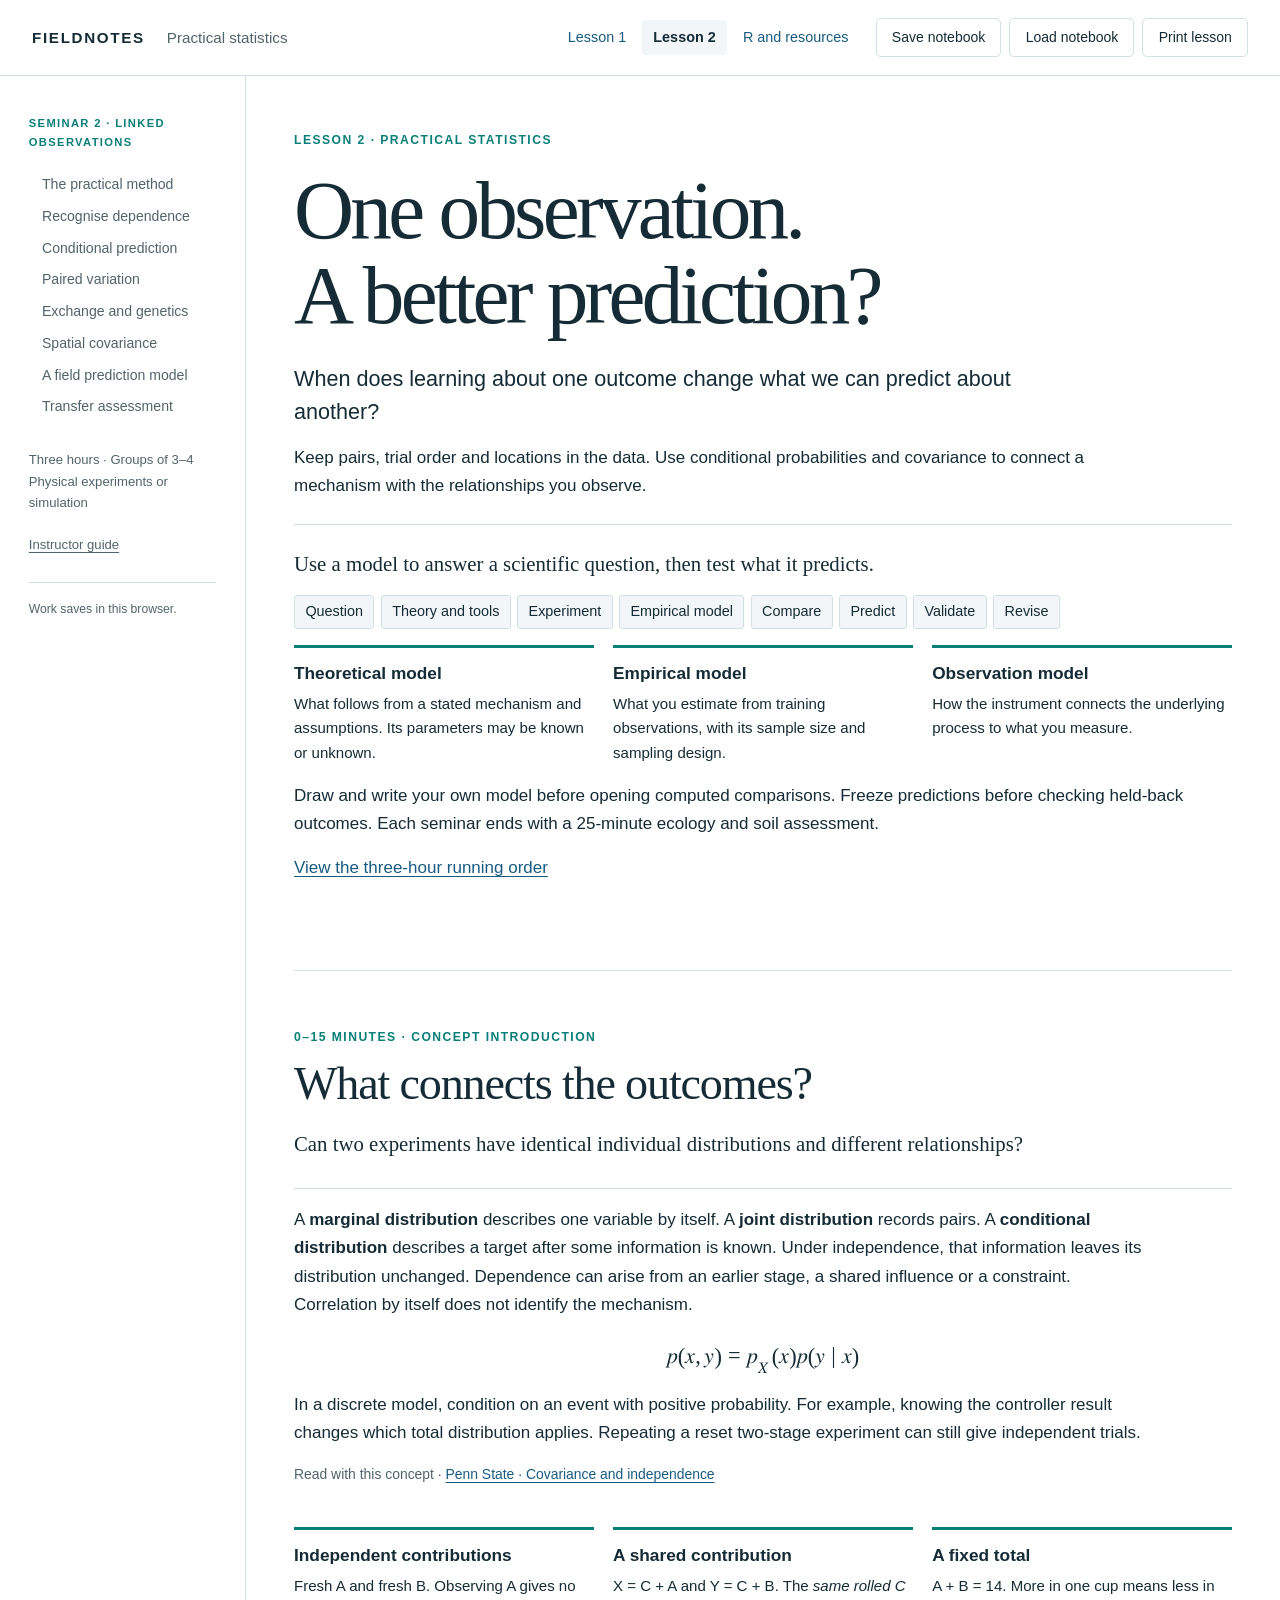
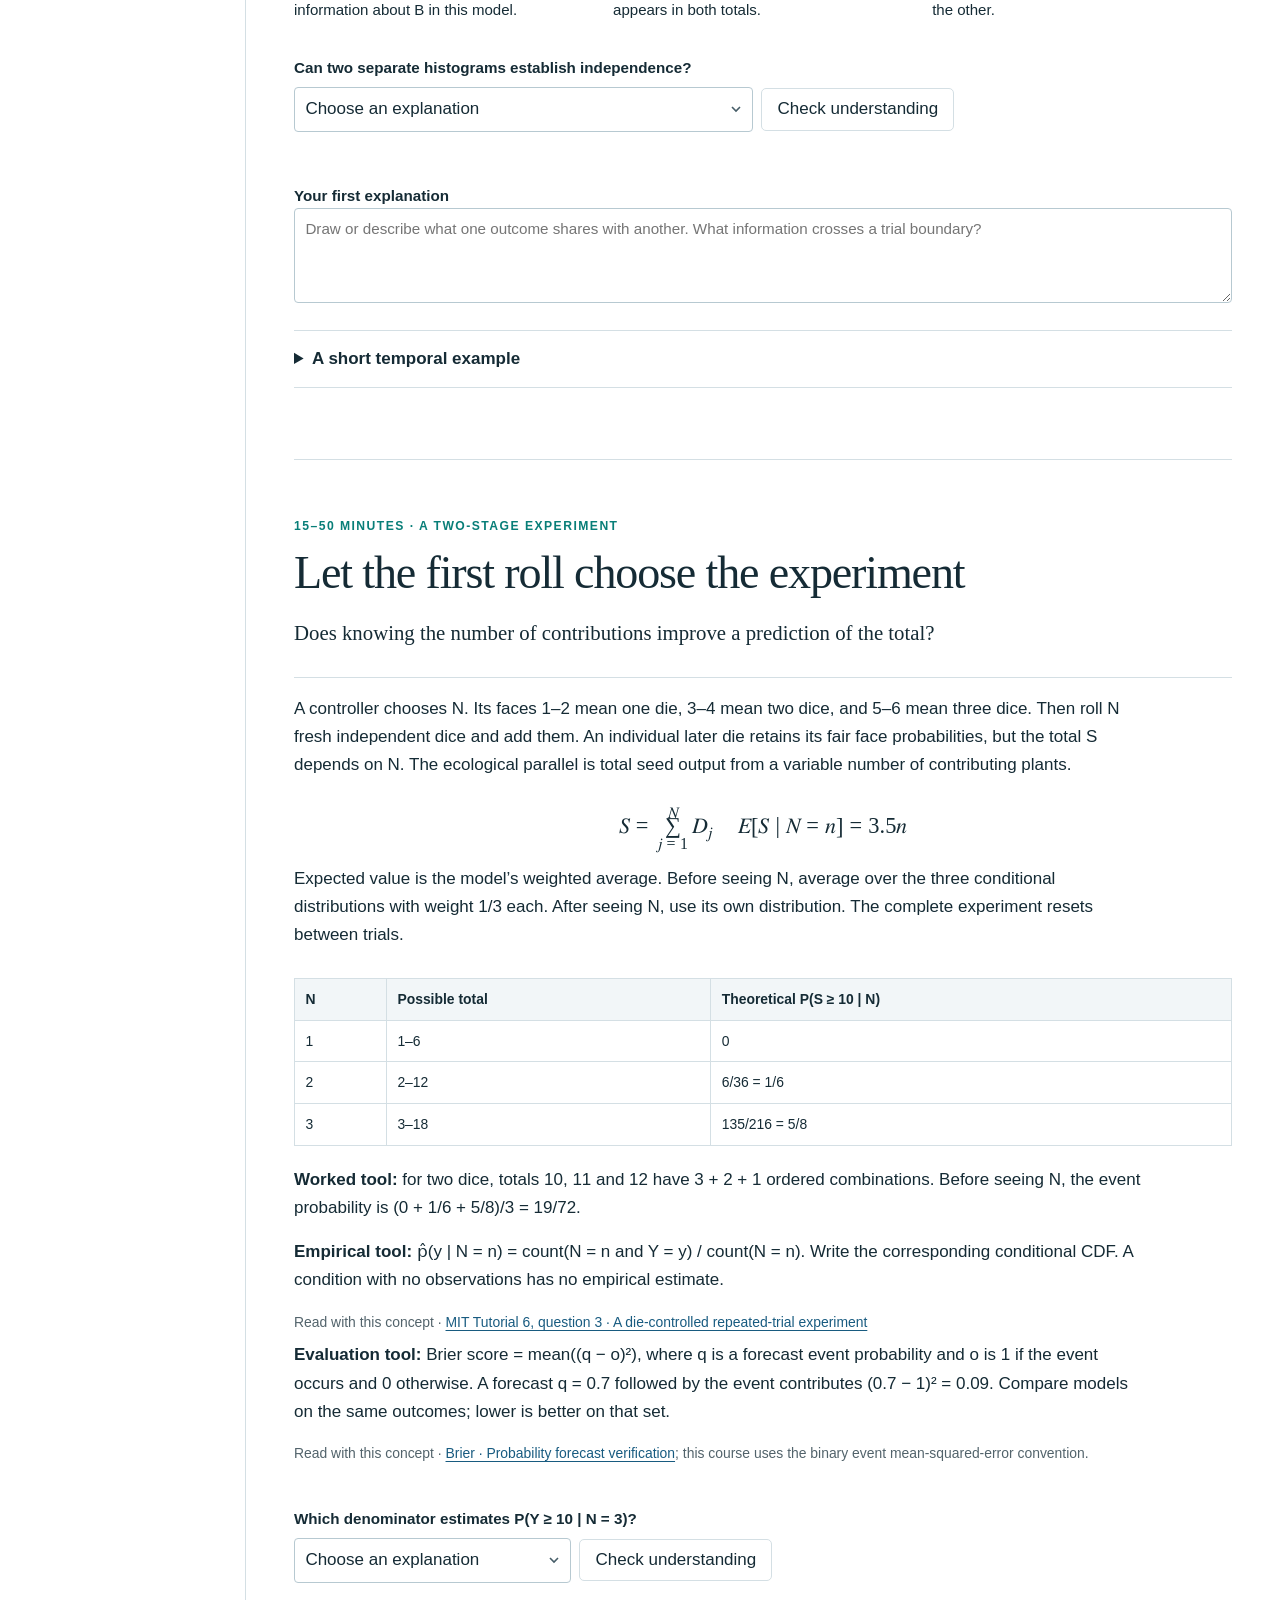
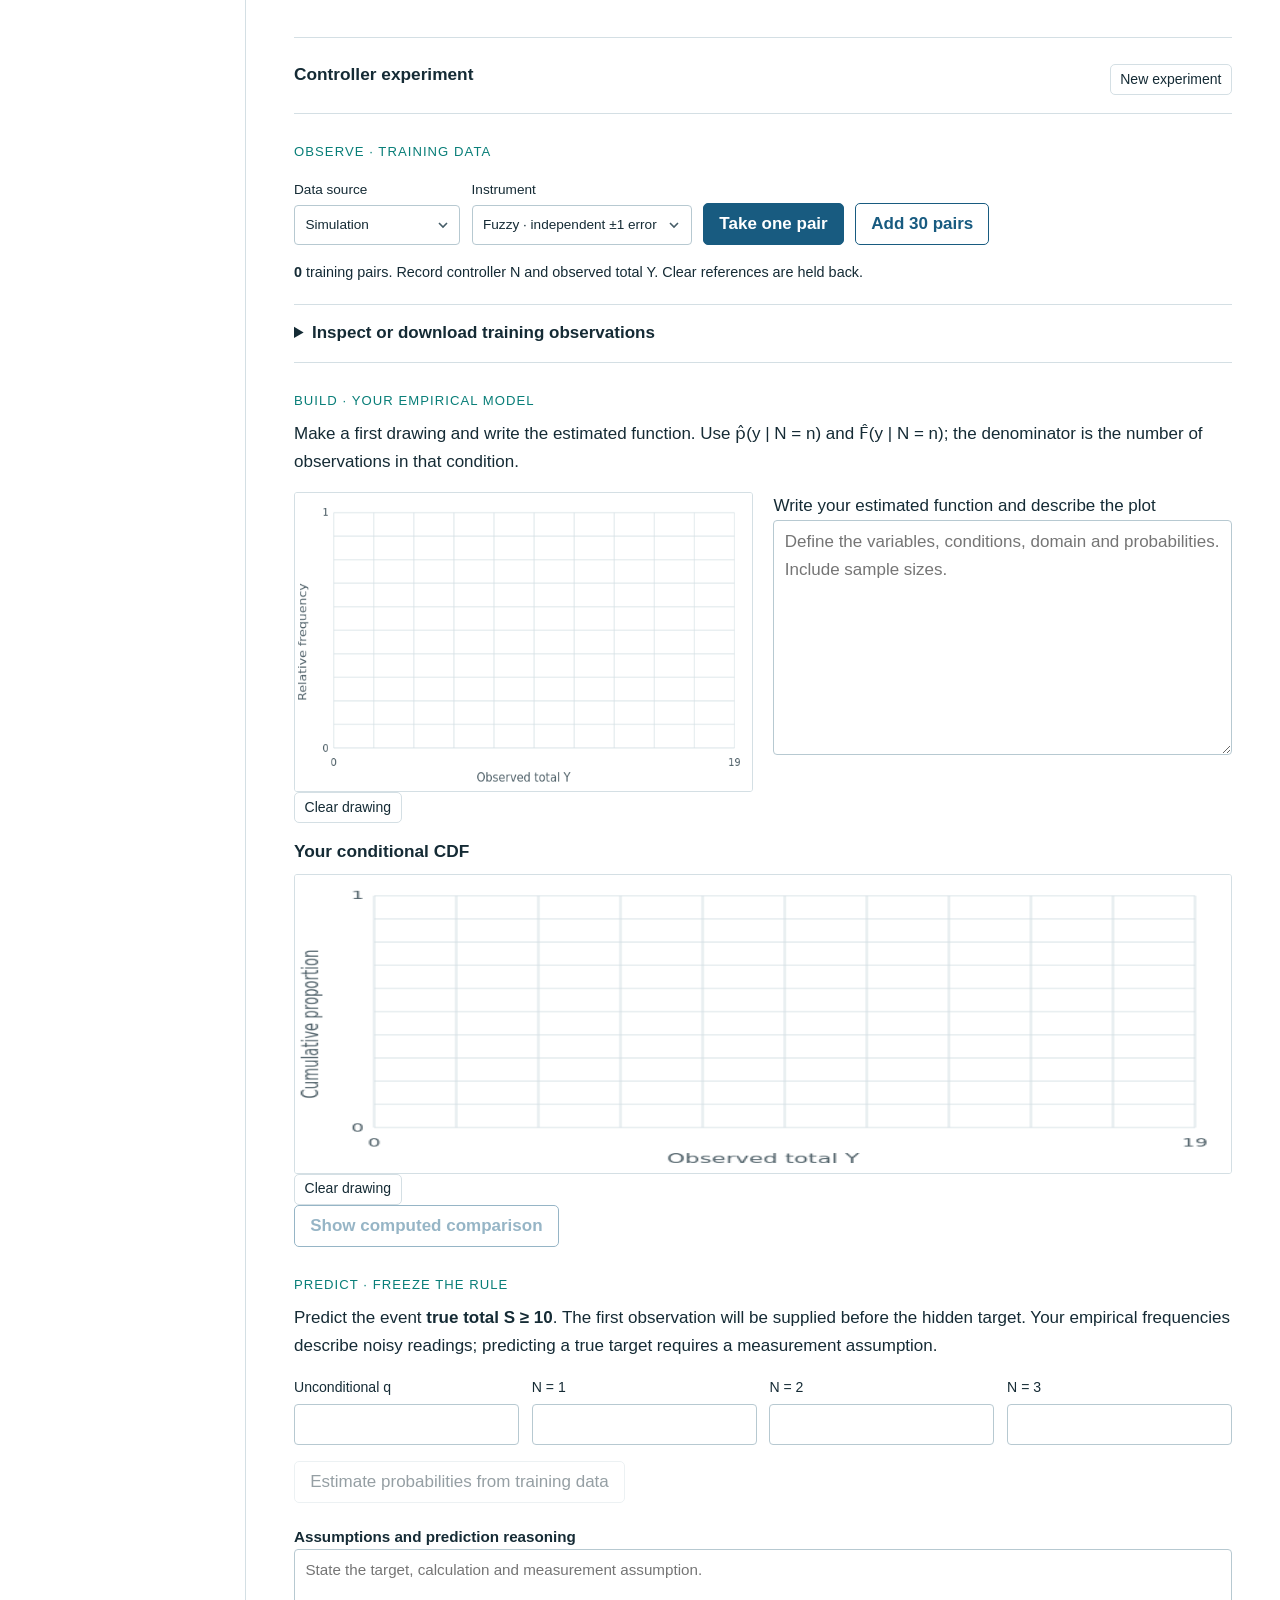
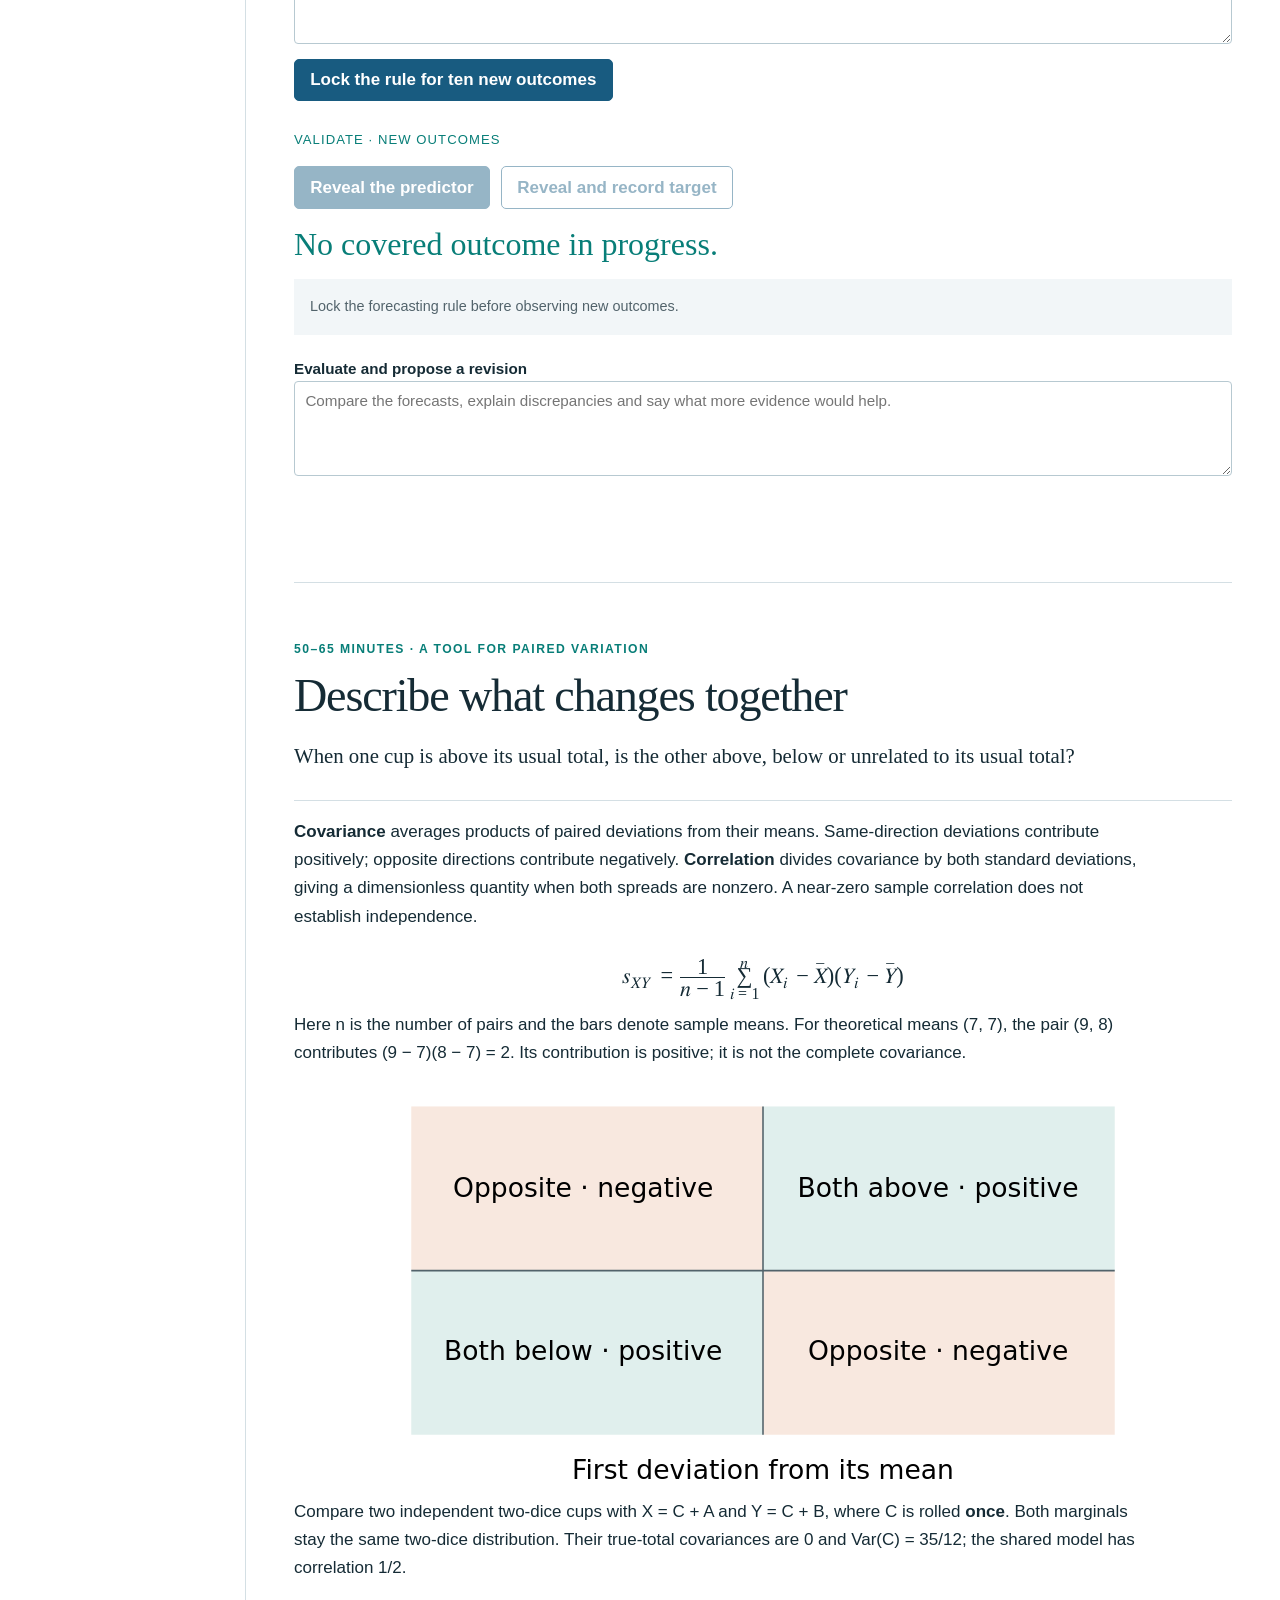
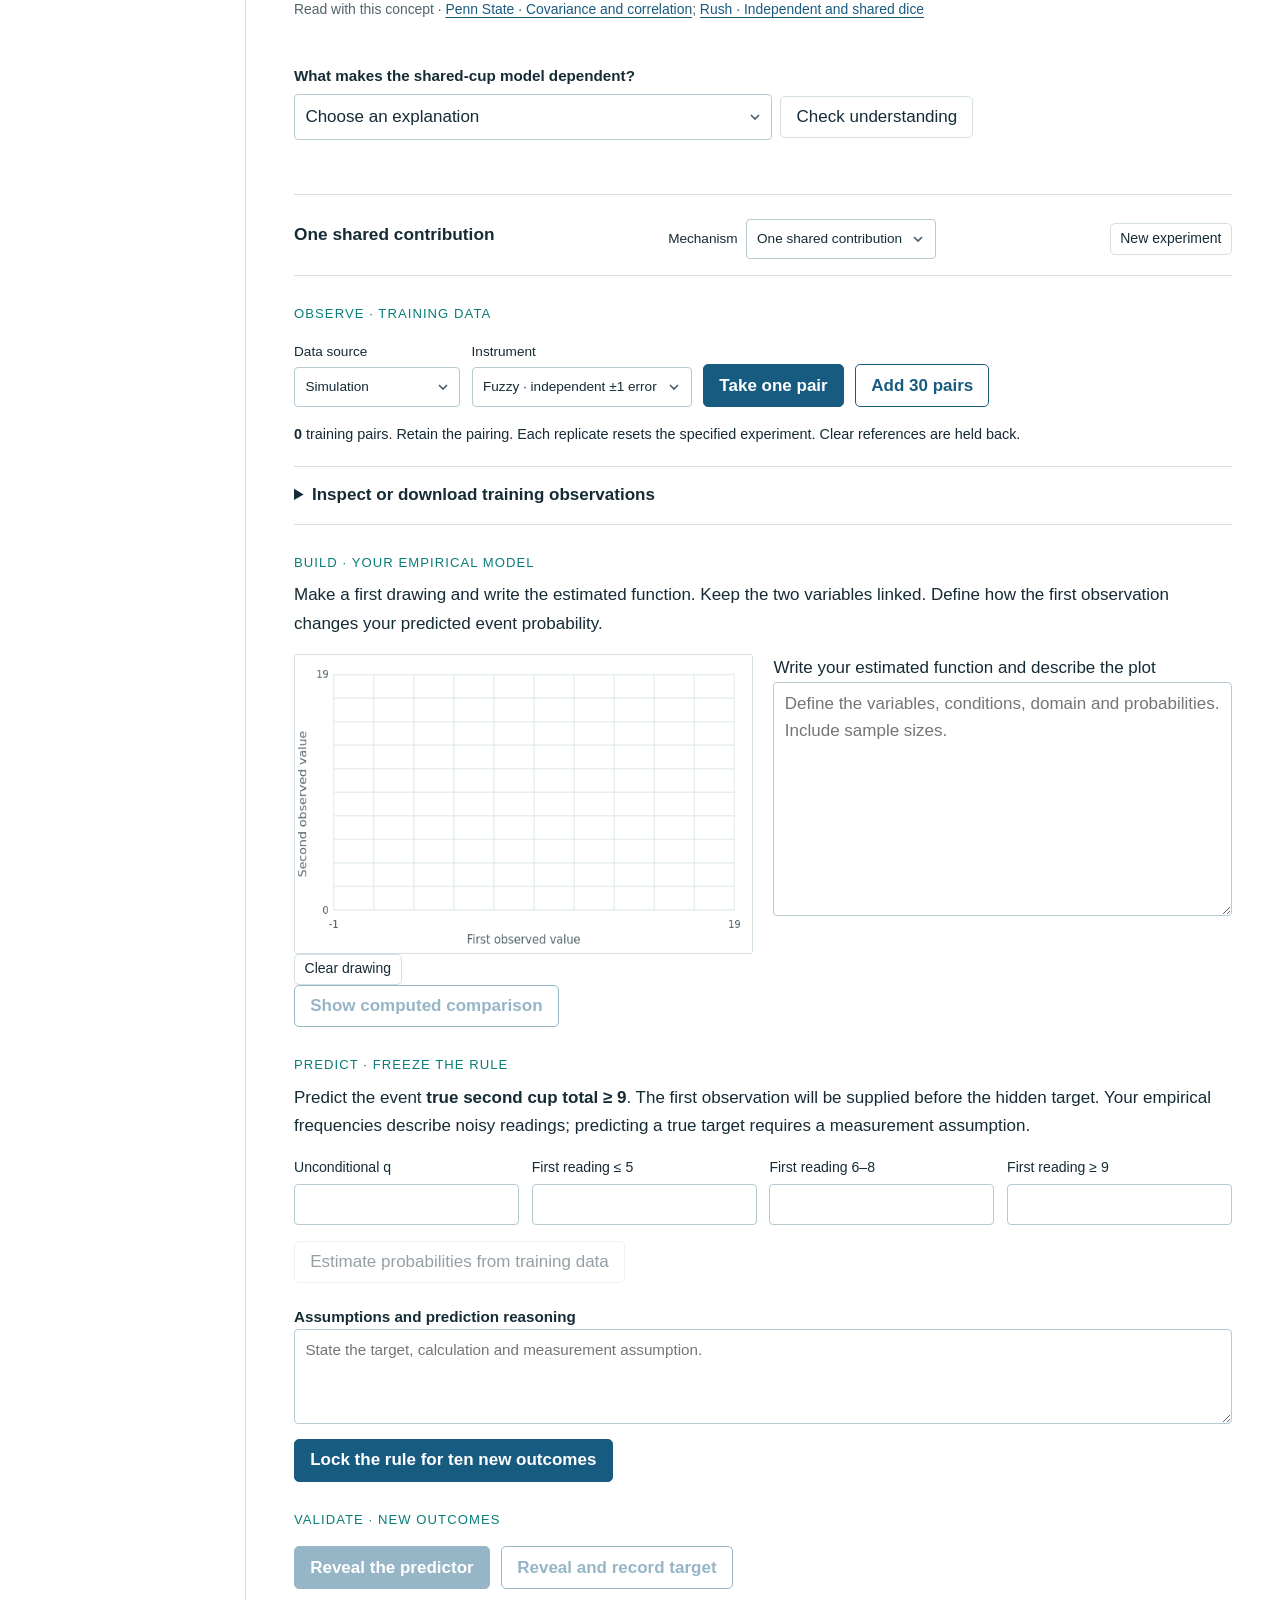
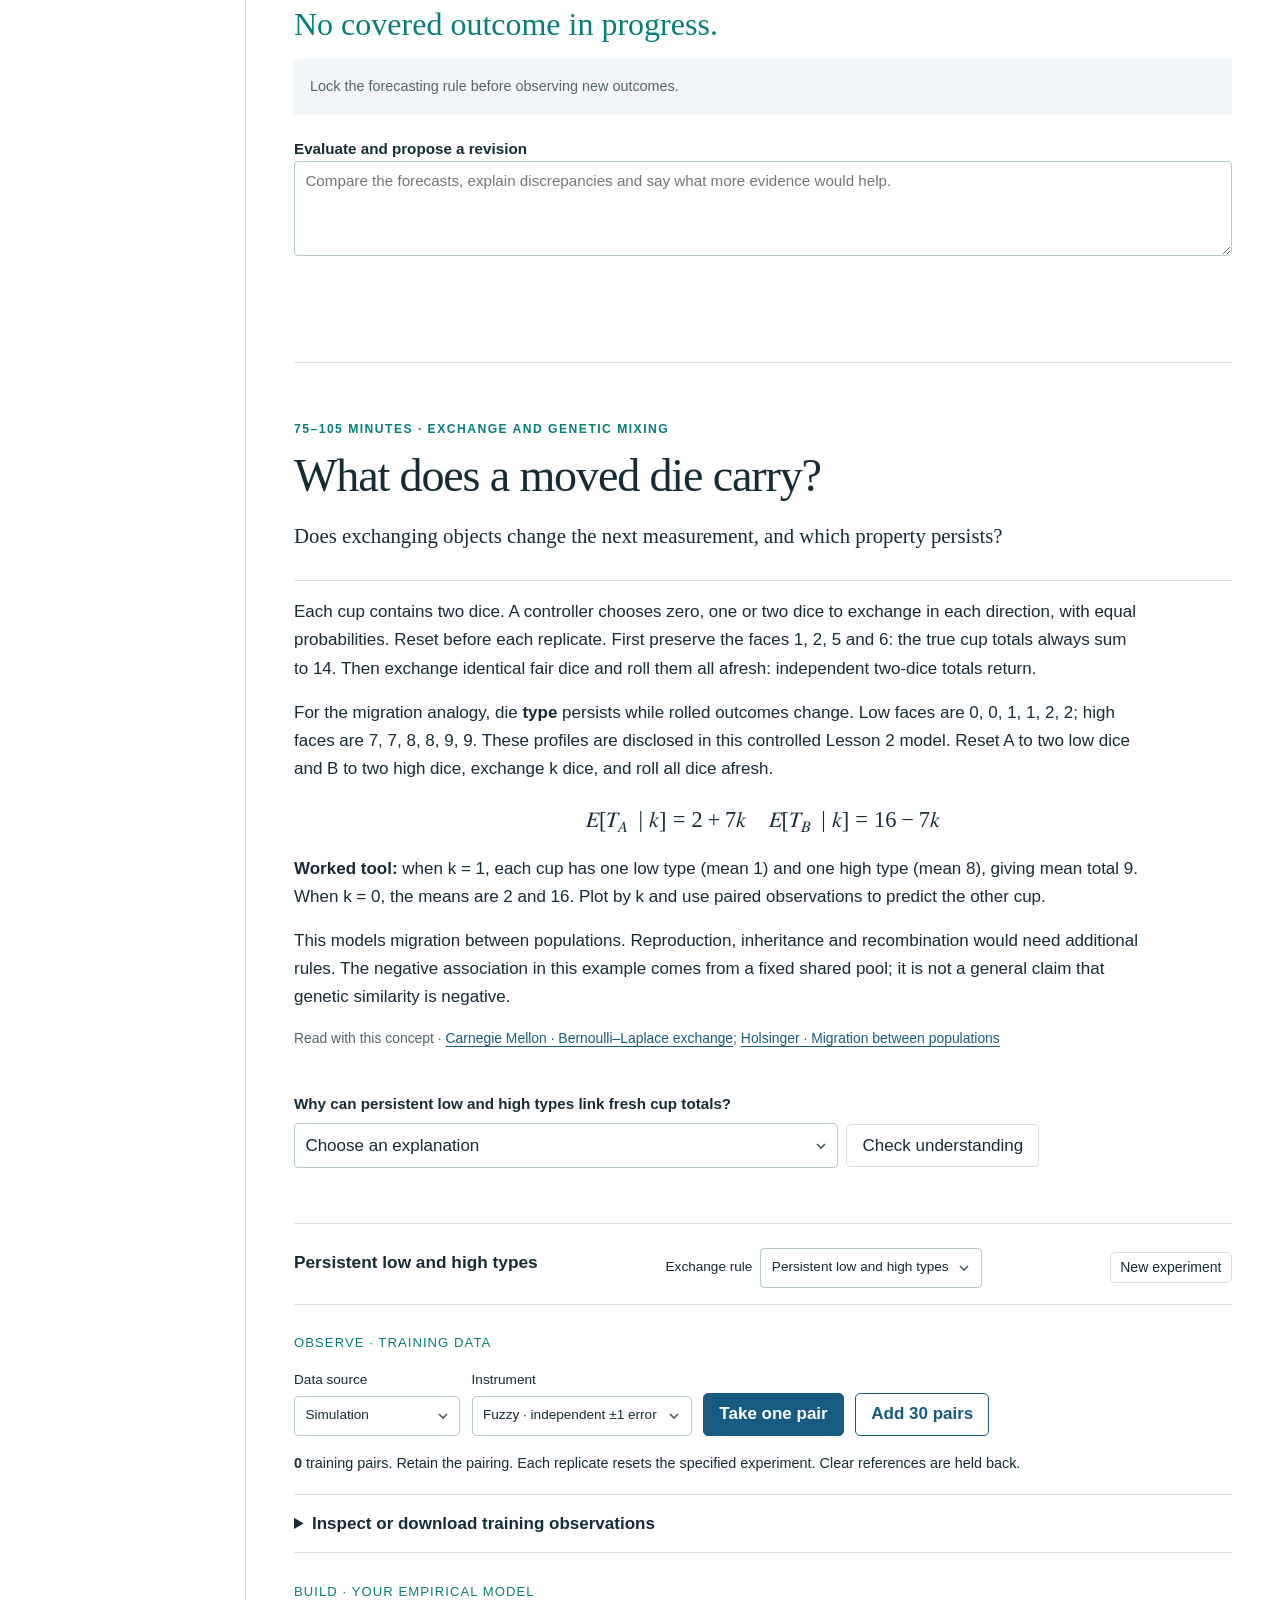
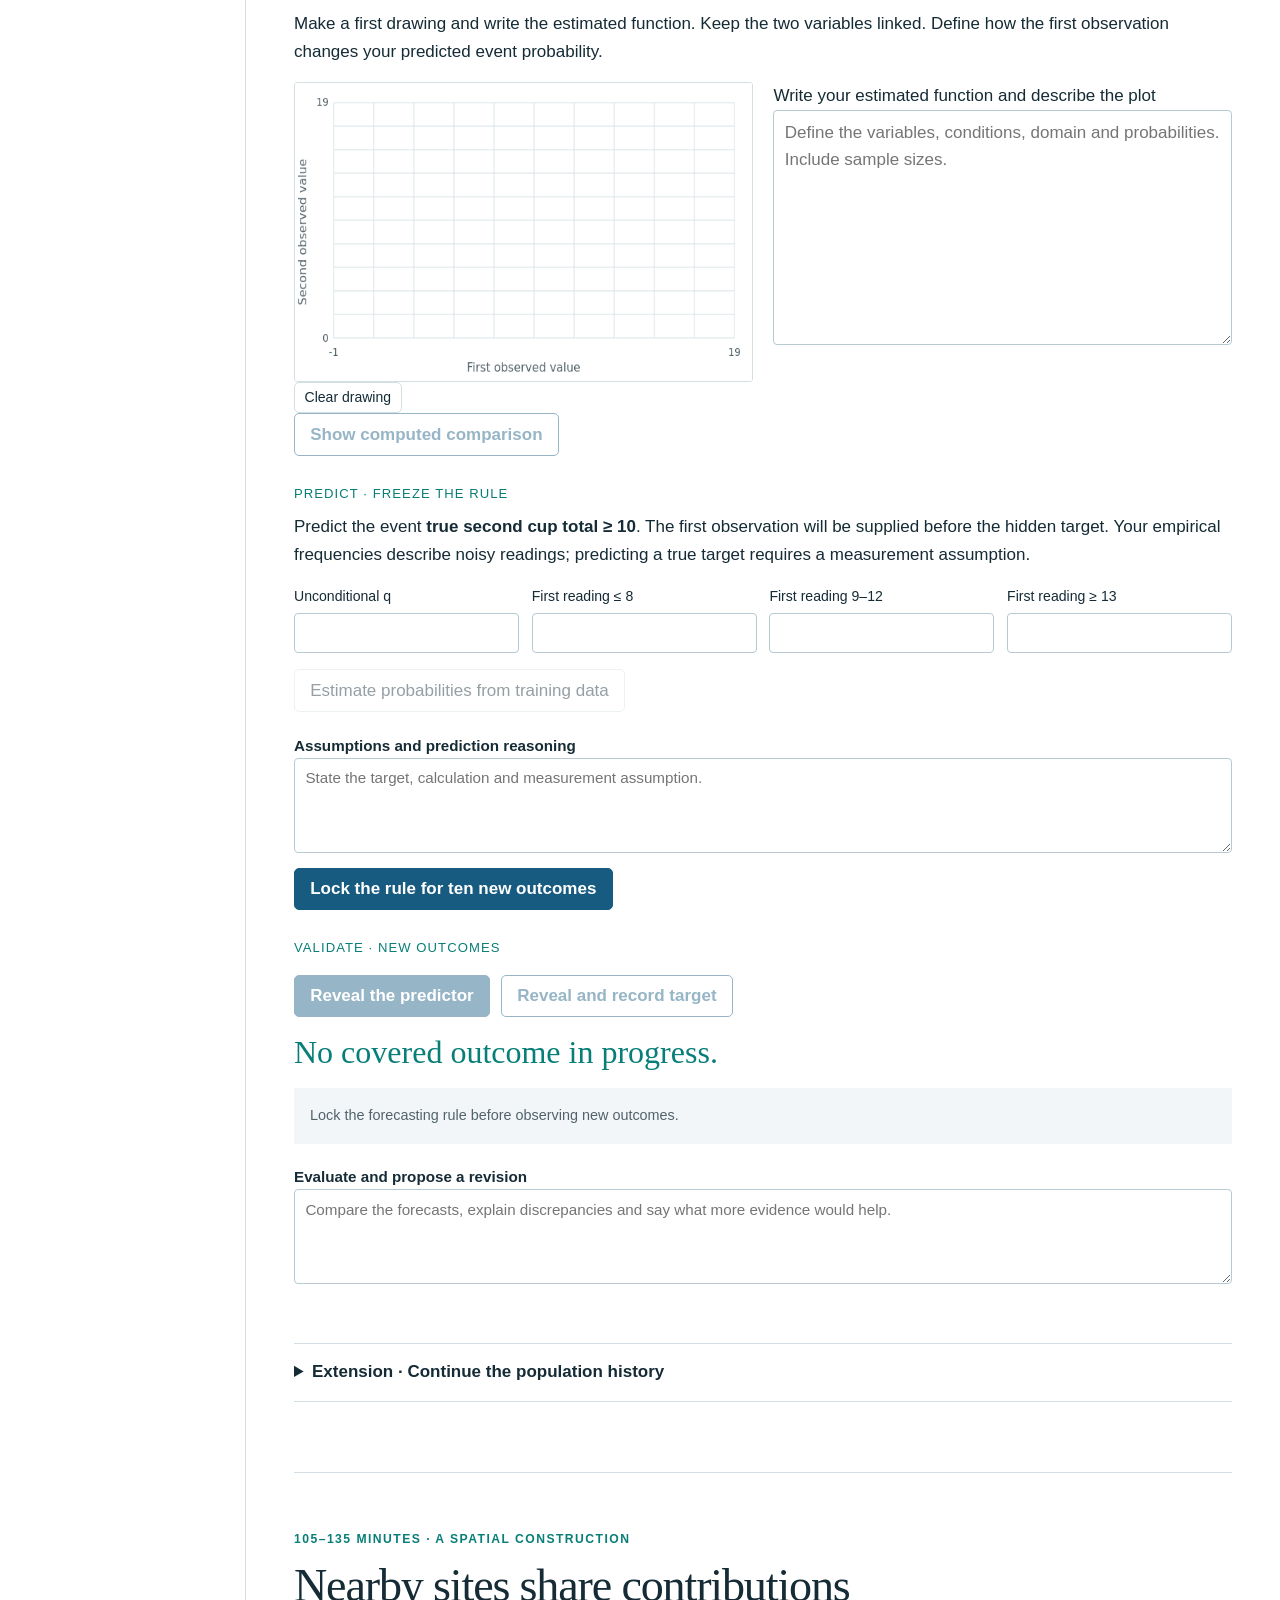
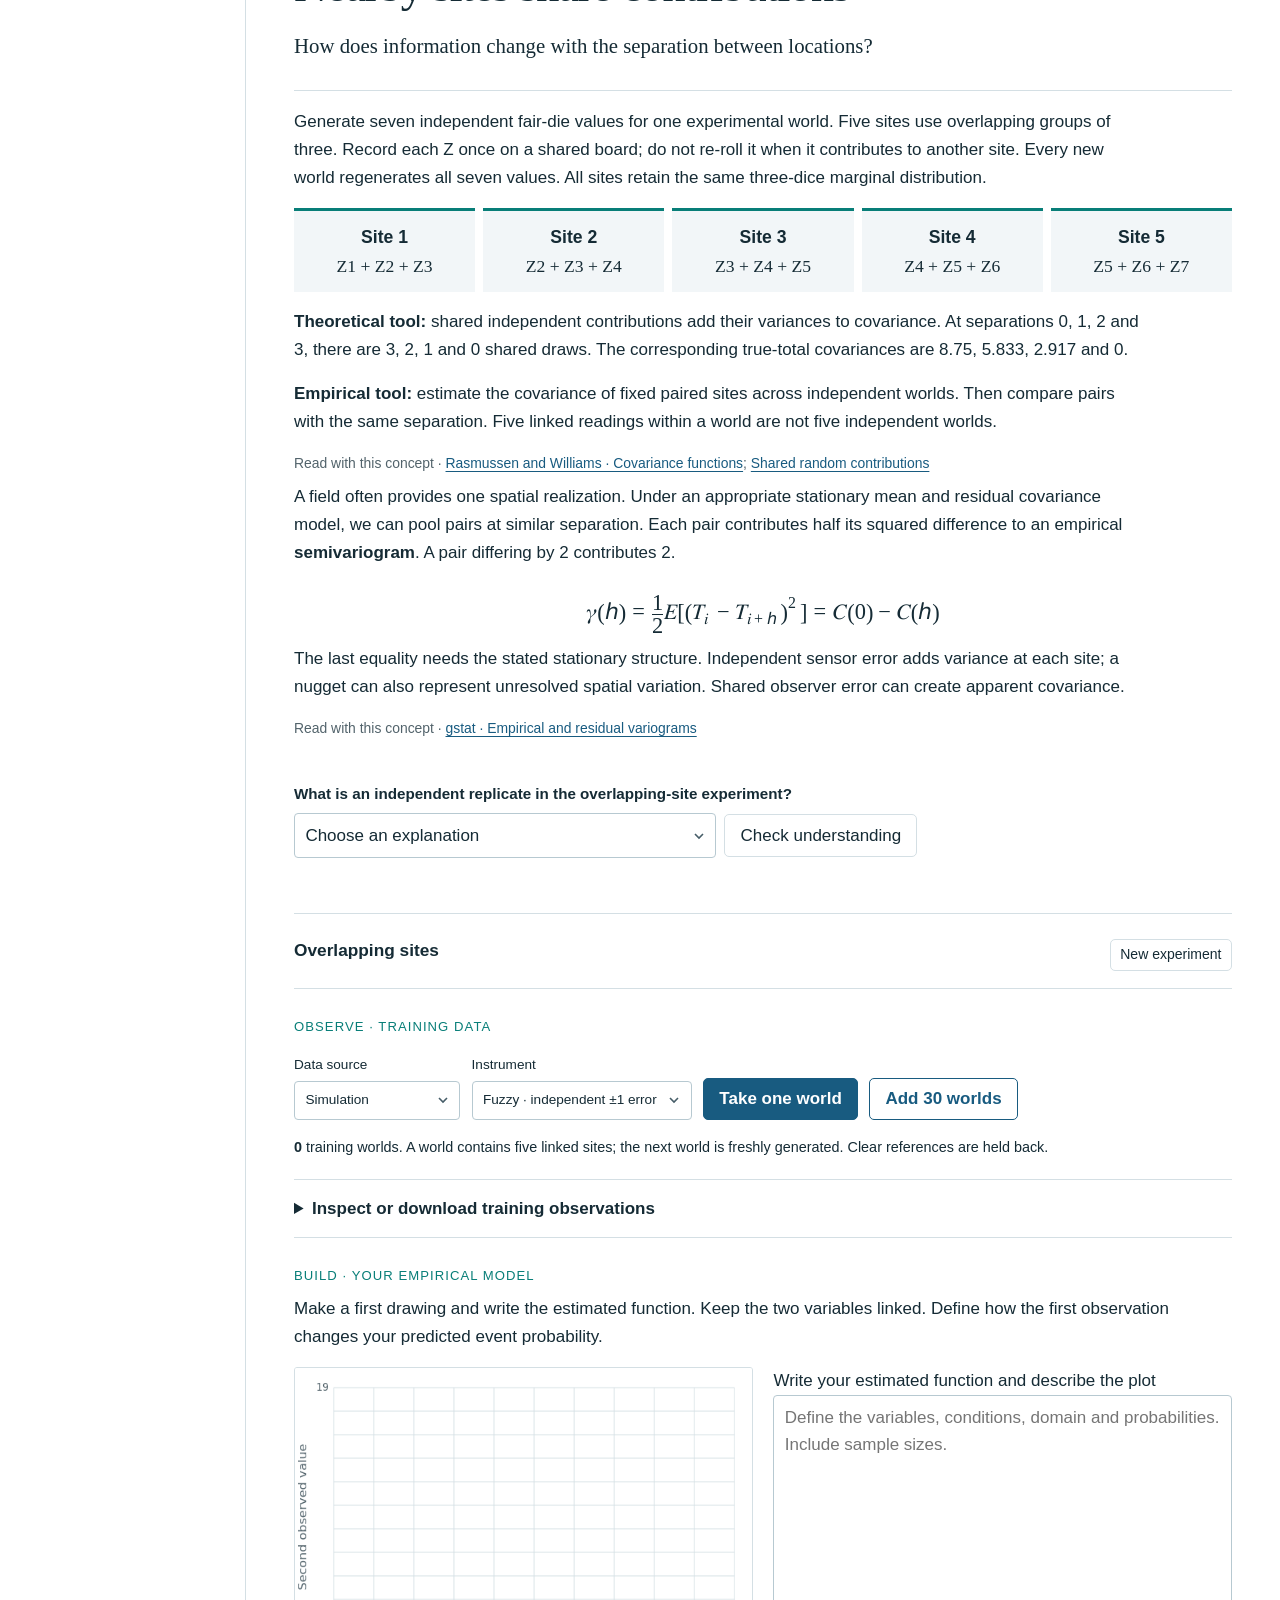
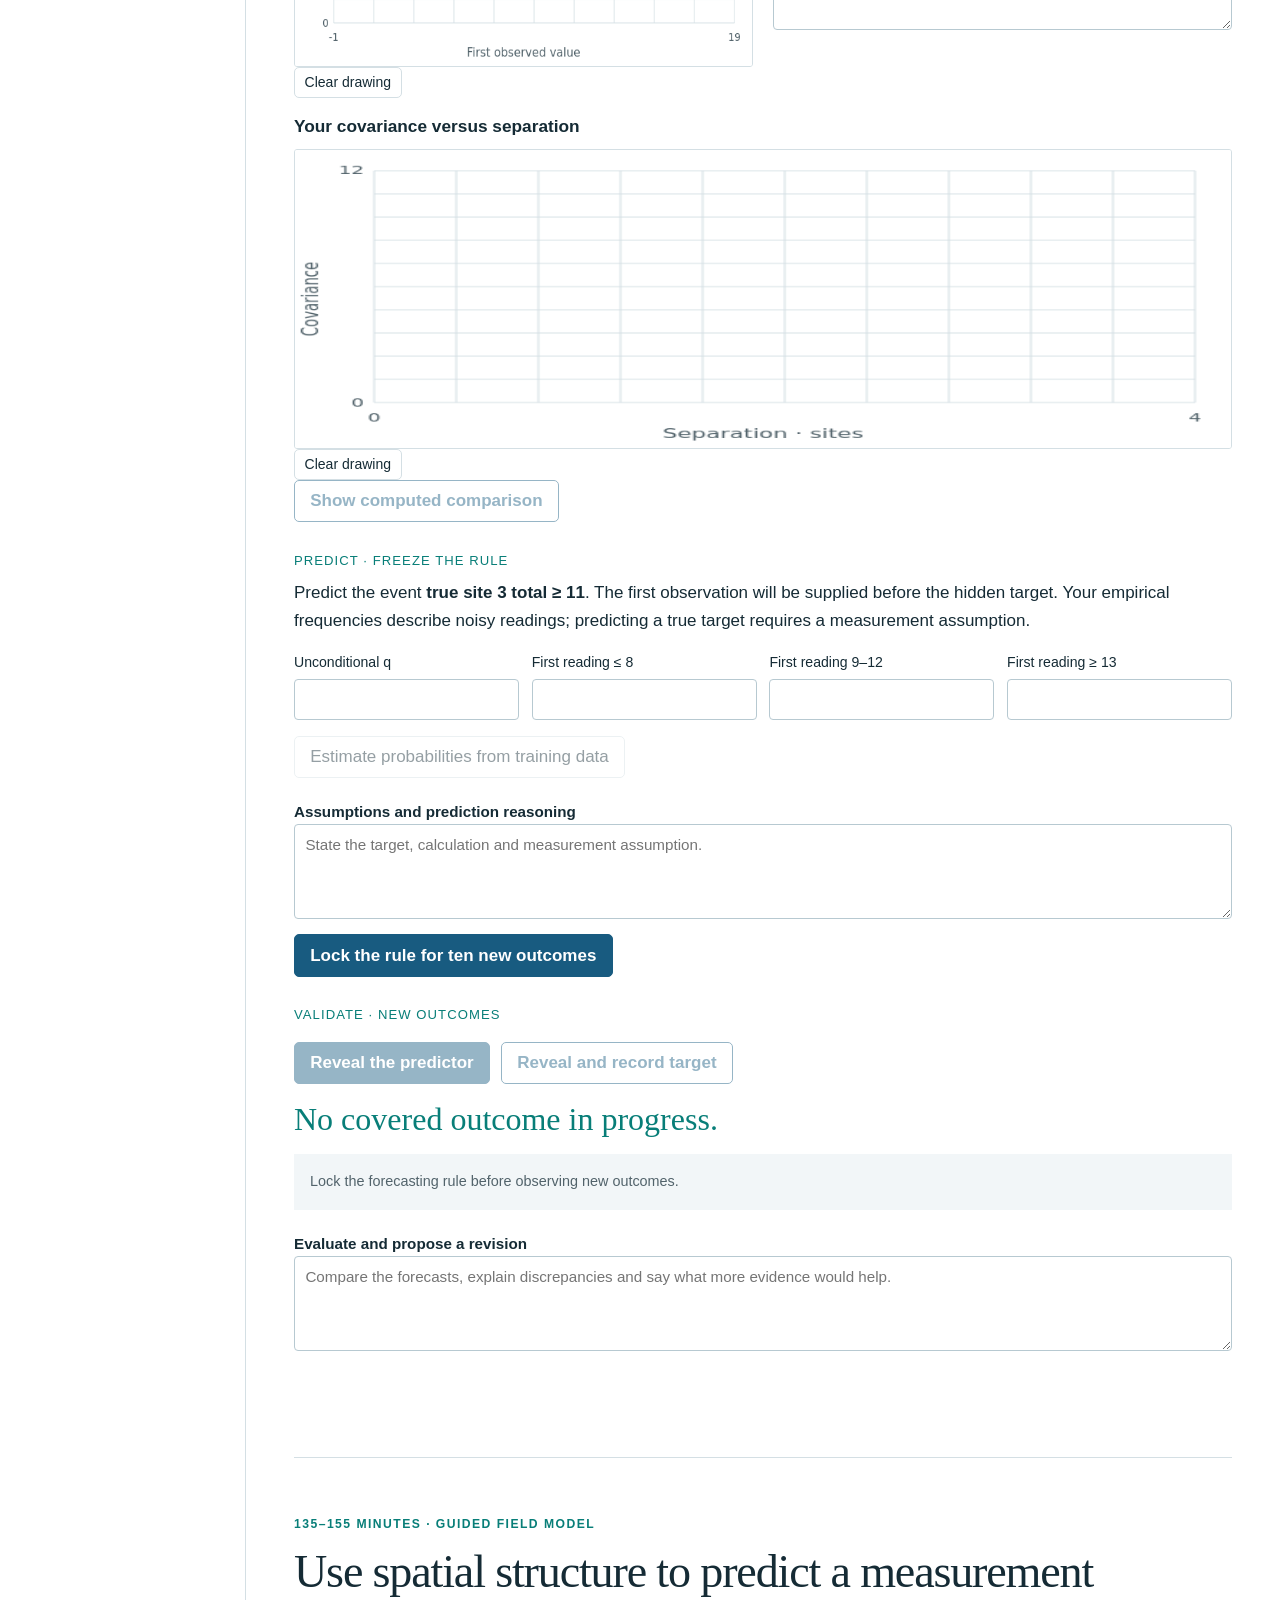
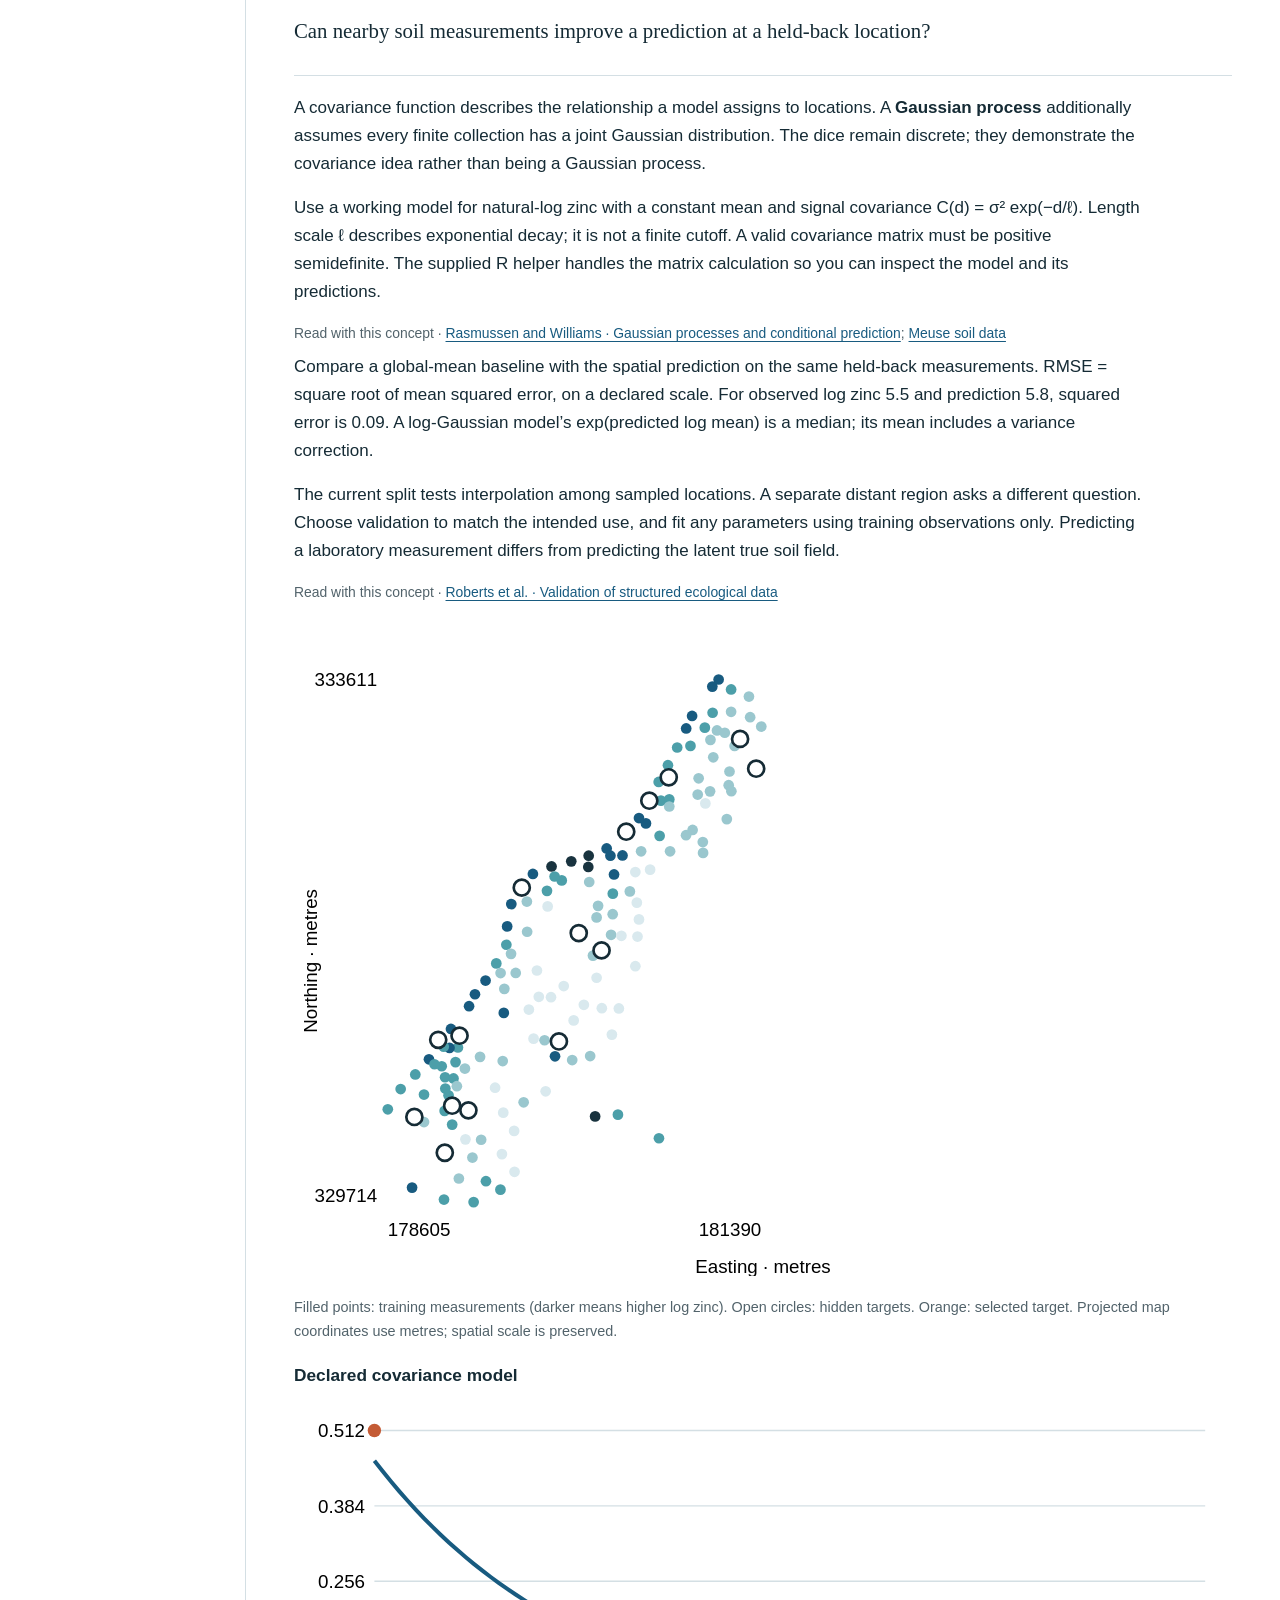
<file: lesson2.html>
<!doctype html><html lang="en"><head><meta charset="utf-8"><meta name="viewport" content="width=device-width,initial-scale=1"><meta name="description" content="Practical probability and statistics for empirical scientists: theory, observation, modelling and prediction."><title>Conditional prediction and linked observations · Fieldnotes</title><link rel="stylesheet" href="styles.css"><link rel="stylesheet" href="course.css"><script defer src="math.js"></script><script defer src="dependence.js"></script><script defer src="course.js"></script><script defer src="lesson2.js"></script><script defer src="assessments.js"></script></head><body data-lesson="2"><a class="skip" href="#main">Skip to lesson</a><header class="site-header course-header"><a class="wordmark" href="index.html">FIELDNOTES <span>Practical statistics</span></a><nav class="course-nav" aria-label="Course"><a href="index.html" >Lesson 1</a><a href="lesson2.html" aria-current="page">Lesson 2</a><a href="resources.html">R and resources</a></nav><div class="header-actions"><button id="course-export" class="quiet">Save notebook</button><label class="button quiet" for="course-import">Load notebook</label><input type="file" id="course-import" accept="application/json" hidden><button id="course-print" class="quiet">Print lesson</button></div></header><div class="page-layout"><aside class="sidebar"><div class="eyebrow">Seminar 2 · Linked observations</div><nav aria-label="Lesson sections"><a href="#start">The practical method</a><a href="#dependence">Recognise dependence</a><a href="#controller">Conditional prediction</a><a href="#covariance">Paired variation</a><a href="#mixing">Exchange and genetics</a><a href="#space">Spatial covariance</a><a href="#field">A field prediction model</a><a href="#assessment">Transfer assessment</a></nav><p>Three hours · Groups of 3–4<br>Physical experiments or simulation</p><a href="lesson2-instructor.html" class="small-link">Instructor guide</a><div id="course-save-status" class="save-status" role="status">Work saves in this browser.</div></aside><main id="main"><section id="start" class="opening"><div class="eyebrow">Lesson 2 · Practical statistics</div><h1>One observation.<br>A better prediction?</h1><p class="standfirst">When does learning about one outcome change what we can predict about another?</p><p>Keep pairs, trial order and locations in the data. Use conditional probabilities and covariance to connect a mechanism with the relationships you observe.</p><div class="course-intro"><p class="question">Use a model to answer a scientific question, then test what it predicts.</p><ol class="workflow"><li>Question</li><li>Theory and tools</li><li>Experiment</li><li>Empirical model</li><li>Compare</li><li>Predict</li><li>Validate</li><li>Revise</li></ol><div class="model-grid"><div><h3>Theoretical model</h3><p>What follows from a stated mechanism and assumptions. Its parameters may be known or unknown.</p></div><div><h3>Empirical model</h3><p>What you estimate from training observations, with its sample size and sampling design.</p></div><div><h3>Observation model</h3><p>How the instrument connects the underlying process to what you measure.</p></div></div><p>Draw and write your own model before opening computed comparisons. Freeze predictions before checking held-back outcomes. Each seminar ends with a 25-minute ecology and soil assessment.</p><p><a href="lesson2-instructor.html">View the three-hour running order</a></p></div></section>
<section id="dependence" class="lesson-section"><div class="section-intro"><span class="eyebrow">0–15 minutes · Concept introduction</span><h2>What connects the outcomes?</h2><p class="question">Can two experiments have identical individual distributions and different relationships?</p></div><div class="concept"><p>A <strong>marginal distribution</strong> describes one variable by itself. A <strong>joint distribution</strong> records pairs. A <strong>conditional distribution</strong> describes a target after some information is known. Under independence, that information leaves its distribution unchanged. Dependence can arise from an earlier stage, a shared influence or a constraint. Correlation by itself does not identify the mechanism.</p><div class="equation"><math display="block"><mrow><mi>p</mi><mo>(</mo><mi>x</mi><mo>,</mo><mi>y</mi><mo>)</mo><mo>=</mo><msub><mi>p</mi><mi>X</mi></msub><mo>(</mo><mi>x</mi><mo>)</mo><mi>p</mi><mo>(</mo><mi>y</mi><mo>|</mo><mi>x</mi><mo>)</mo></mrow></math></div><p>In a discrete model, condition on an event with positive probability. For example, knowing the controller result changes which total distribution applies. Repeating a reset two-stage experiment can still give independent trials.</p><p class="source">Read with this concept · <a href="https://online.stat.psu.edu/stat414/Lesson18">Penn State · Covariance and independence</a></p></div><div class="model-grid"><div><h3>Independent contributions</h3><p>Fresh A and fresh B. Observing A gives no information about B in this model.</p></div><div><h3>A shared contribution</h3><p>X = C + A and Y = C + B. The <em>same rolled C</em> appears in both totals.</p></div><div><h3>A fixed total</h3><p>A + B = 14. More in one cup means less in the other.</p></div></div><form class="concept-check" data-answer="1" data-correct="Correct. Identical marginals can belong to different joint distributions."><label for="check-joint">Can two separate histograms establish independence?</label><select id="check-joint" required><option value="">Choose an explanation</option><option value="0">Yes, if their shapes match</option><option value="1">No; we need the relationship between paired outcomes</option></select><button class="quiet" type="submit">Check understanding</button><p class="live-message" role="status"></p></form><label class="field-label">Your first explanation<textarea data-course-note="dependence-first" rows="3" placeholder="Draw or describe what one outcome shares with another. What information crosses a trial boundary?"></textarea></label><details><summary>A short temporal example</summary><p>Start with a fair die value. On controller faces 1–3 keep the previous value; on 4–6 draw a fresh value. The marginal distribution stays uniform, while neighbouring times are dependent. With stationary initialization, lag-h correlation is (1/2)ʰ. A reset experiment carries nothing between trials. Running and plotting this time sequence is an extension.</p></details></section>
<section id="controller" class="lesson-section"><div class="section-intro"><span class="eyebrow">15–50 minutes · A two-stage experiment</span><h2>Let the first roll choose the experiment</h2><p class="question">Does knowing the number of contributions improve a prediction of the total?</p></div><div class="concept"><p>A controller chooses N. Its faces 1–2 mean one die, 3–4 mean two dice, and 5–6 mean three dice. Then roll N fresh independent dice and add them. An individual later die retains its fair face probabilities, but the total S depends on N. The ecological parallel is total seed output from a variable number of contributing plants.</p><div class="equation"><math display="block"><mrow><mi>S</mi><mo>=</mo><munderover><mo>∑</mo><mrow><mi>j</mi><mo>=</mo><mn>1</mn></mrow><mi>N</mi></munderover><msub><mi>D</mi><mi>j</mi></msub><mspace width="1em"/><mi>E</mi><mo>[</mo><mi>S</mi><mo>|</mo><mi>N</mi><mo>=</mo><mi>n</mi><mo>]</mo><mo>=</mo><mn>3.5</mn><mi>n</mi></mrow></math></div><p>Expected value is the model’s weighted average. Before seeing N, average over the three conditional distributions with weight 1/3 each. After seeing N, use its own distribution. The complete experiment resets between trials.</p><div class="table-scroll"><table><thead><tr><th>N</th><th>Possible total</th><th>Theoretical P(S ≥ 10 | N)</th></tr></thead><tbody><tr><td>1</td><td>1–6</td><td>0</td></tr><tr><td>2</td><td>2–12</td><td>6/36 = 1/6</td></tr><tr><td>3</td><td>3–18</td><td>135/216 = 5/8</td></tr></tbody></table></div><p><strong>Worked tool:</strong> for two dice, totals 10, 11 and 12 have 3 + 2 + 1 ordered combinations. Before seeing N, the event probability is (0 + 1/6 + 5/8)/3 = 19/72.</p><p><strong>Empirical tool:</strong> p̂(y | N = n) = count(N = n and Y = y) / count(N = n). Write the corresponding conditional CDF. A condition with no observations has no empirical estimate.</p><p class="source">Read with this concept · <a href="https://ocw.mit.edu/courses/6-041sc-probabilistic-systems-analysis-and-applied-probability-fall-2013/6972542fe84f7b6d5cc8d9f1c580cb82_MIT6_041SCF13_tut06.pdf">MIT Tutorial 6, question 3 · A die-controlled repeated-trial experiment</a></p><p><strong>Evaluation tool:</strong> Brier score = mean((q − o)²), where q is a forecast event probability and o is 1 if the event occurs and 0 otherwise. A forecast q = 0.7 followed by the event contributes (0.7 − 1)² = 0.09. Compare models on the same outcomes; lower is better on that set.</p><p class="source">Read with this concept · <a href="https://journals.ametsoc.org/view/journals/mwre/78/1/1520-0493_1950_078_0001_vofeit_2_0_co_2.xml">Brier · Probability forecast verification</a>; this course uses the binary event mean-squared-error convention.</p></div><form class="concept-check" data-answer="1" data-correct="Correct. The condition determines the comparison group."><label for="check-condition">Which denominator estimates P(Y ≥ 10 | N = 3)?</label><select id="check-condition" required><option value="">Choose an explanation</option><option value="0">All training trials</option><option value="1">Only training trials where N = 3</option></select><button class="quiet" type="submit">Check understanding</button><p class="live-message" role="status"></p></form><div id="random-workspace" class="l2-notebook"></div></section>
<section id="covariance" class="lesson-section"><div class="section-intro"><span class="eyebrow">50–65 minutes · A tool for paired variation</span><h2>Describe what changes together</h2><p class="question">When one cup is above its usual total, is the other above, below or unrelated to its usual total?</p></div><div class="concept"><p><strong>Covariance</strong> averages products of paired deviations from their means. Same-direction deviations contribute positively; opposite directions contribute negatively. <strong>Correlation</strong> divides covariance by both standard deviations, giving a dimensionless quantity when both spreads are nonzero. A near-zero sample correlation does not establish independence.</p><div class="equation"><math display="block"><mrow><msub><mi>s</mi><mrow><mi>X</mi><mi>Y</mi></mrow></msub><mo>=</mo><mfrac><mn>1</mn><mrow><mi>n</mi><mo>−</mo><mn>1</mn></mrow></mfrac><munderover><mo>∑</mo><mrow><mi>i</mi><mo>=</mo><mn>1</mn></mrow><mi>n</mi></munderover><mrow><mo>(</mo><msub><mi>X</mi><mi>i</mi></msub><mo>−</mo><mover><mi>X</mi><mo>¯</mo></mover><mo>)</mo><mo>(</mo><msub><mi>Y</mi><mi>i</mi></msub><mo>−</mo><mover><mi>Y</mi><mo>¯</mo></mover><mo>)</mo></mrow></mrow></math></div><p>Here n is the number of pairs and the bars denote sample means. For theoretical means (7, 7), the pair (9, 8) contributes (9 − 7)(8 − 7) = 2. Its contribution is positive; it is not the complete covariance.</p><svg viewBox="0 0 600 260" role="img" aria-label="Paired deviations produce positive products in two quadrants and negative products in the other two"><title>Products of paired deviations</title><rect x="75" y="15" width="225" height="105" fill="#f8e8df"/><rect x="300" y="15" width="225" height="105" fill="#e0efed"/><rect x="75" y="120" width="225" height="105" fill="#e0efed"/><rect x="300" y="120" width="225" height="105" fill="#f8e8df"/><path d="M75 120H525M300 15V225" stroke="#52636b"/><g font-family="system-ui" font-size="17" text-anchor="middle"><text x="185" y="73">Opposite · negative</text><text x="412" y="73">Both above · positive</text><text x="185" y="177">Both below · positive</text><text x="412" y="177">Opposite · negative</text><text x="300" y="253">First deviation from its mean</text></g></svg><p>Compare two independent two-dice cups with X = C + A and Y = C + B, where C is rolled <strong>once</strong>. Both marginals stay the same two-dice distribution. Their true-total covariances are 0 and Var(C) = 35/12; the shared model has correlation 1/2.</p><p class="source">Read with this concept · <a href="https://online.stat.psu.edu/stat414/Lesson18">Penn State · Covariance and correlation</a>; <a href="https://srush.github.io/sampling-to-reinforce/">Rush · Independent and shared dice</a></p></div><form class="concept-check" data-answer="0" data-correct="Correct. Sharing a realised contribution links the outcomes; fresh independent rolls do not preserve it."><label for="check-shared">What makes the shared-cup model dependent?</label><select id="check-shared" required><option value="">Choose an explanation</option><option value="0">Using the same rolled value in both totals</option><option value="1">Using the same physical die but rolling it afresh each time</option></select><button class="quiet" type="submit">Check understanding</button><p class="live-message" role="status"></p></form><div id="pair-workspace" class="l2-notebook"></div></section>
<section id="mixing" class="lesson-section"><div class="section-intro"><span class="eyebrow">75–105 minutes · Exchange and genetic mixing</span><h2>What does a moved die carry?</h2><p class="question">Does exchanging objects change the next measurement, and which property persists?</p></div><div class="concept"><p>Each cup contains two dice. A controller chooses zero, one or two dice to exchange in each direction, with equal probabilities. Reset before each replicate. First preserve the faces 1, 2, 5 and 6: the true cup totals always sum to 14. Then exchange identical fair dice and roll them all afresh: independent two-dice totals return.</p><p>For the migration analogy, die <strong>type</strong> persists while rolled outcomes change. Low faces are 0, 0, 1, 1, 2, 2; high faces are 7, 7, 8, 8, 9, 9. These profiles are disclosed in this controlled Lesson 2 model. Reset A to two low dice and B to two high dice, exchange k dice, and roll all dice afresh.</p><div class="equation"><math display="block"><mrow><mi>E</mi><mo>[</mo><msub><mi>T</mi><mi>A</mi></msub><mo>|</mo><mi>k</mi><mo>]</mo><mo>=</mo><mn>2</mn><mo>+</mo><mn>7</mn><mi>k</mi><mspace width="1em"/><mi>E</mi><mo>[</mo><msub><mi>T</mi><mi>B</mi></msub><mo>|</mo><mi>k</mi><mo>]</mo><mo>=</mo><mn>16</mn><mo>−</mo><mn>7</mn><mi>k</mi></mrow></math></div><p><strong>Worked tool:</strong> when k = 1, each cup has one low type (mean 1) and one high type (mean 8), giving mean total 9. When k = 0, the means are 2 and 16. Plot by k and use paired observations to predict the other cup.</p><p>This models migration between populations. Reproduction, inheritance and recombination would need additional rules. The negative association in this example comes from a fixed shared pool; it is not a general claim that genetic similarity is negative.</p><p class="source">Read with this concept · <a href="https://www.stat.cmu.edu/~vventura/class/HW6.715.pdf">Carnegie Mellon · Bernoulli–Laplace exchange</a>; <a href="https://darwin.eeb.uconn.edu/eeb348-notes/mutation-drift.pdf">Holsinger · Migration between populations</a></p></div><form class="concept-check" data-answer="1" data-correct="Correct. The mechanism is shared random composition, even though fresh rolls are independent given that composition."><label for="check-exchange">Why can persistent low and high types link fresh cup totals?</label><select id="check-exchange" required><option value="">Choose an explanation</option><option value="0">The face values of later rolls are forced to match</option><option value="1">The random allocation changes the two cup compositions together</option></select><button class="quiet" type="submit">Check understanding</button><p class="live-message" role="status"></p></form><div id="exchange-workspace" class="l2-notebook"></div><details><summary>Extension · Continue the population history</summary><p>Keep composition between time steps instead of resetting. Use a no-exchange option and a one-die exchange option. Retain the time order and analyse this history separately. Exchanging both dice merely swaps whole cup compositions; it does not guarantee within-cup mixing.</p></details></section>
<section id="space" class="lesson-section"><div class="section-intro"><span class="eyebrow">105–135 minutes · A spatial construction</span><h2>Nearby sites share contributions</h2><p class="question">How does information change with the separation between locations?</p></div><div class="concept"><p>Generate seven independent fair-die values for one experimental world. Five sites use overlapping groups of three. Record each Z once on a shared board; do not re-roll it when it contributes to another site. Every new world regenerates all seven values. All sites retain the same three-dice marginal distribution.</p><div class="spatial-board"><div><b>Site 1</b><span>Z1 + Z2 + Z3</span></div><div><b>Site 2</b><span>Z2 + Z3 + Z4</span></div><div><b>Site 3</b><span>Z3 + Z4 + Z5</span></div><div><b>Site 4</b><span>Z4 + Z5 + Z6</span></div><div><b>Site 5</b><span>Z5 + Z6 + Z7</span></div></div><p><strong>Theoretical tool:</strong> shared independent contributions add their variances to covariance. At separations 0, 1, 2 and 3, there are 3, 2, 1 and 0 shared draws. The corresponding true-total covariances are 8.75, 5.833, 2.917 and 0.</p><p><strong>Empirical tool:</strong> estimate the covariance of fixed paired sites across independent worlds. Then compare pairs with the same separation. Five linked readings within a world are not five independent worlds.</p><p class="source">Read with this concept · <a href="https://gaussianprocess.org/gpml/chapters/RW4.pdf">Rasmussen and Williams · Covariance functions</a>; <a href="https://srush.github.io/sampling-to-reinforce/">Shared random contributions</a></p><p>A field often provides one spatial realization. Under an appropriate stationary mean and residual covariance model, we can pool pairs at similar separation. Each pair contributes half its squared difference to an empirical <strong>semivariogram</strong>. A pair differing by 2 contributes 2.</p><div class="equation"><math display="block"><mrow><mi>γ</mi><mo>(</mo><mi>h</mi><mo>)</mo><mo>=</mo><mfrac><mn>1</mn><mn>2</mn></mfrac><mi>E</mi><mo>[</mo><msup><mrow><mo>(</mo><msub><mi>T</mi><mi>i</mi></msub><mo>−</mo><msub><mi>T</mi><mrow><mi>i</mi><mo>+</mo><mi>h</mi></mrow></msub><mo>)</mo></mrow><mn>2</mn></msup><mo>]</mo><mo>=</mo><mi>C</mi><mo>(</mo><mn>0</mn><mo>)</mo><mo>−</mo><mi>C</mi><mo>(</mo><mi>h</mi><mo>)</mo></mrow></math></div><p>The last equality needs the stated stationary structure. Independent sensor error adds variance at each site; a nugget can also represent unresolved spatial variation. Shared observer error can create apparent covariance.</p><p class="source">Read with this concept · <a href="https://r-spatial.github.io/gstat/reference/variogram.html">gstat · Empirical and residual variograms</a></p></div><form class="concept-check" data-answer="1" data-correct="Correct. Sites share draws within a world; a fresh world supplies a new replicate."><label for="check-world">What is an independent replicate in the overlapping-site experiment?</label><select id="check-world" required><option value="">Choose an explanation</option><option value="0">Each of the five sites</option><option value="1">A newly generated world of all seven contributions</option></select><button class="quiet" type="submit">Check understanding</button><p class="live-message" role="status"></p></form><div id="spatial-workspace" class="l2-notebook"></div></section>
<section id="field" class="lesson-section"><div class="section-intro"><span class="eyebrow">135–155 minutes · Guided field model</span><h2>Use spatial structure to predict a measurement</h2><p class="question">Can nearby soil measurements improve a prediction at a held-back location?</p></div><div class="concept"><p>A covariance function describes the relationship a model assigns to locations. A <strong>Gaussian process</strong> additionally assumes every finite collection has a joint Gaussian distribution. The dice remain discrete; they demonstrate the covariance idea rather than being a Gaussian process.</p><p>Use a working model for natural-log zinc with a constant mean and signal covariance C(d) = σ² exp(−d/ℓ). Length scale ℓ describes exponential decay; it is not a finite cutoff. A valid covariance matrix must be positive semidefinite. The supplied R helper handles the matrix calculation so you can inspect the model and its predictions.</p><p class="source">Read with this concept · <a href="https://gaussianprocess.org/gpml/chapters/RW2.pdf">Rasmussen and Williams · Gaussian processes and conditional prediction</a>; <a href="https://edzer.github.io/sp/reference/meuse.html">Meuse soil data</a></p><p>Compare a global-mean baseline with the spatial prediction on the same held-back measurements. RMSE = square root of mean squared error, on a declared scale. For observed log zinc 5.5 and prediction 5.8, squared error is 0.09. A log-Gaussian model’s exp(predicted log mean) is a median; its mean includes a variance correction.</p><p>The current split tests interpolation among sampled locations. A separate distant region asks a different question. Choose validation to match the intended use, and fit any parameters using training observations only. Predicting a laboratory measurement differs from predicting the latent true soil field.</p><p class="source">Read with this concept · <a href="https://www.biom.uni-freiburg.de/mitarbeiter/dormann/roberts-et-al-2017-ecography.pdf/at_download/file">Roberts et al. · Validation of structured ecological data</a></p></div><div id="field-workspace"></div><label class="field-label">Your field model explanation<textarea data-course-note="field-model" rows="4" placeholder="State the target, covariance assumptions, what is estimated from data, and the validation setting."></textarea></label></section>
<section id="assessment" class="lesson-section"><div class="section-intro"><span class="eyebrow">155–180 minutes · Apply the tools without dice</span><h2>Forestry and soil prediction</h2><p>Construct conditional predictions, assess a spatial model and explain what the validation can establish.</p></div><div id="assessment-workspace"><p>Loading assessment data…</p></div></section><footer class="course-footer"><a href="index.html">Lesson 1</a><a href="resources.html">R and sources</a><a href="lesson2-instructor.html">Instructor guide</a></footer></main></div><noscript><p class="noscript">The concept lessons remain readable. Enable JavaScript for interactive experiments and assessments, or use the CSV and R materials.</p></noscript></body></html>
</file>
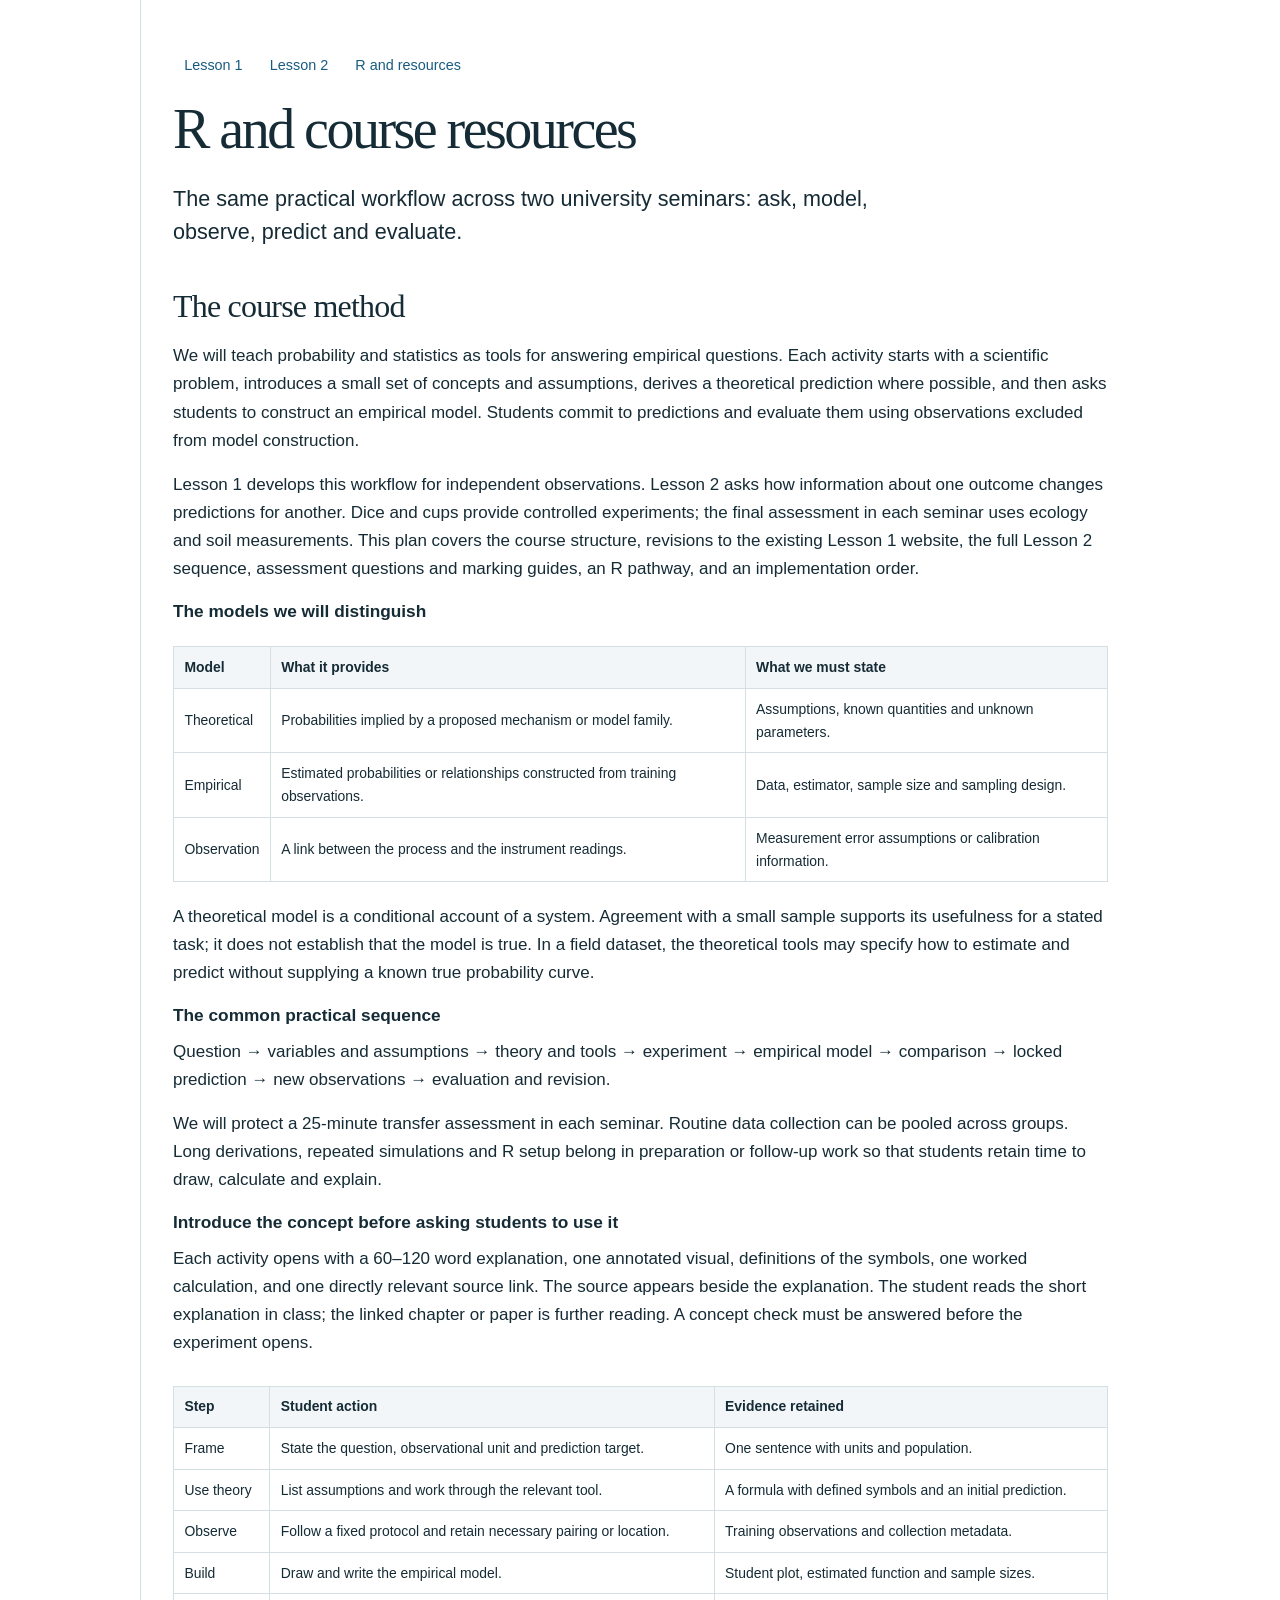
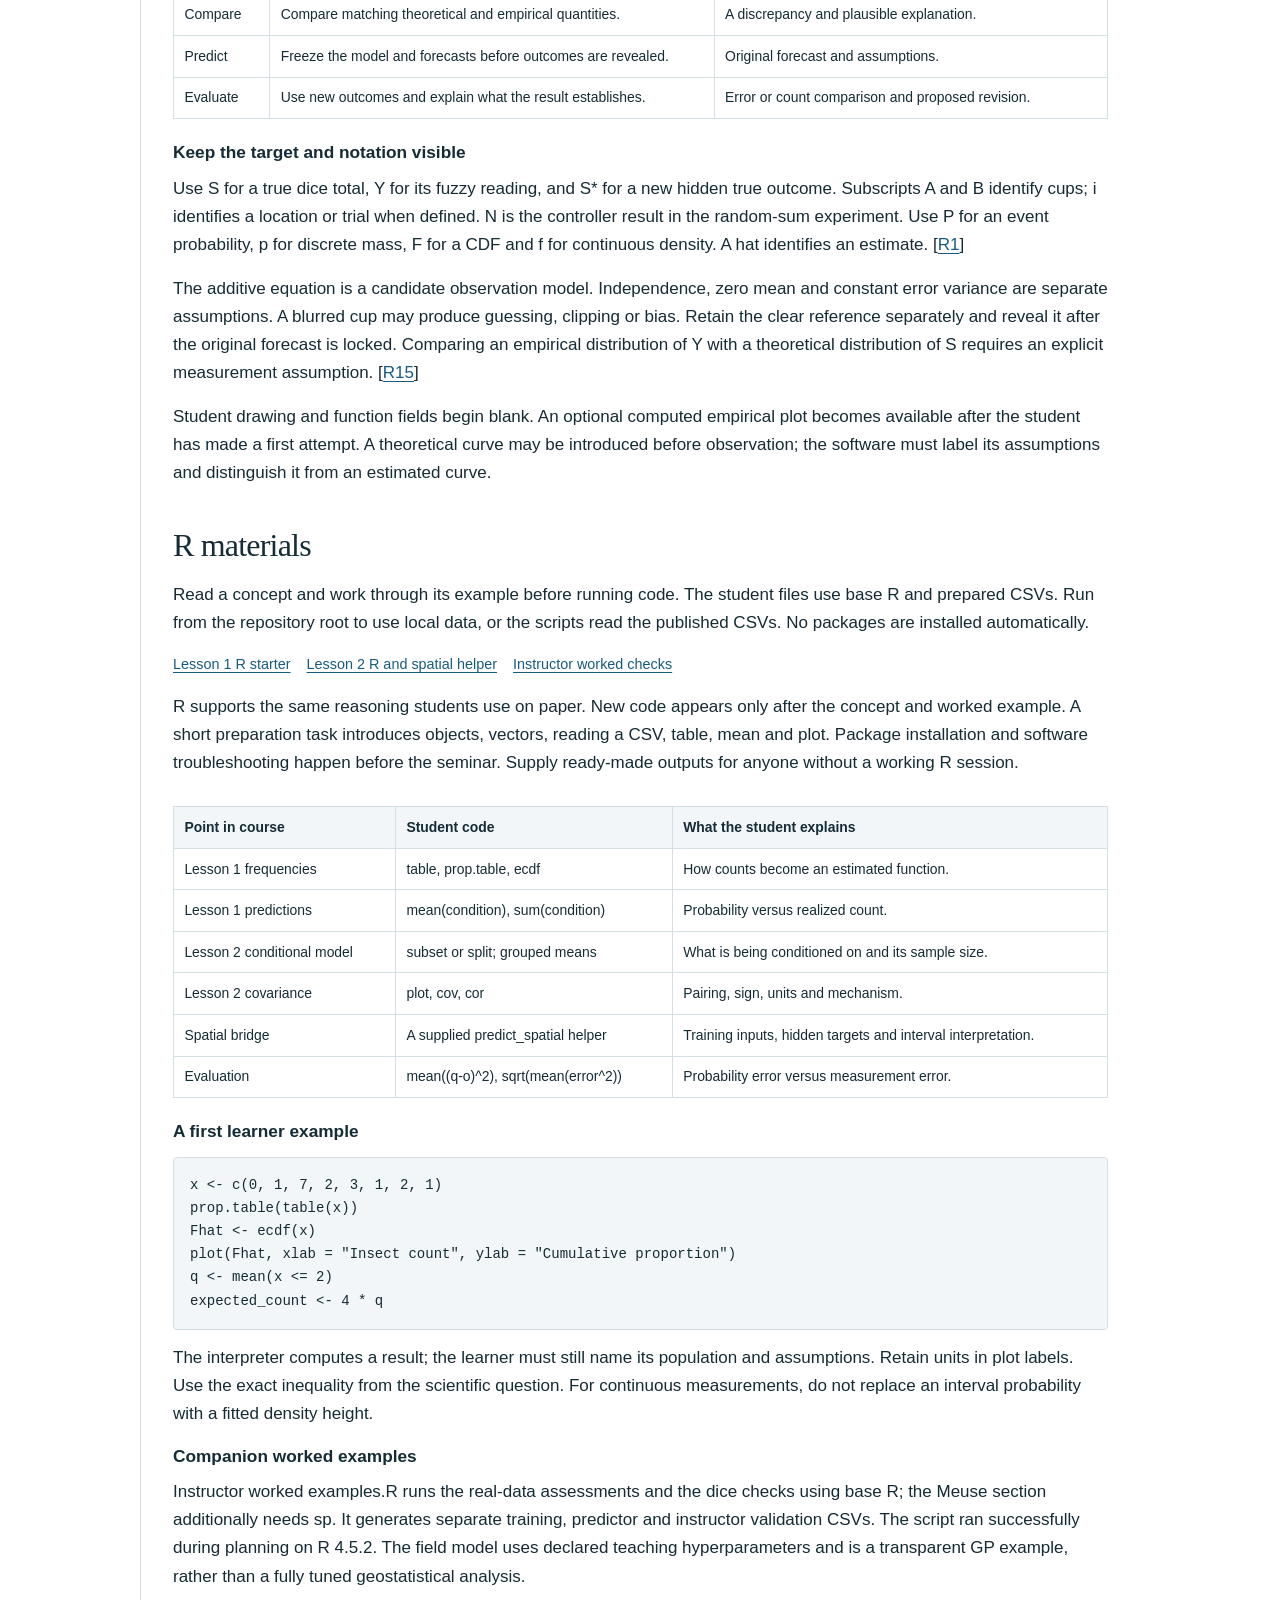
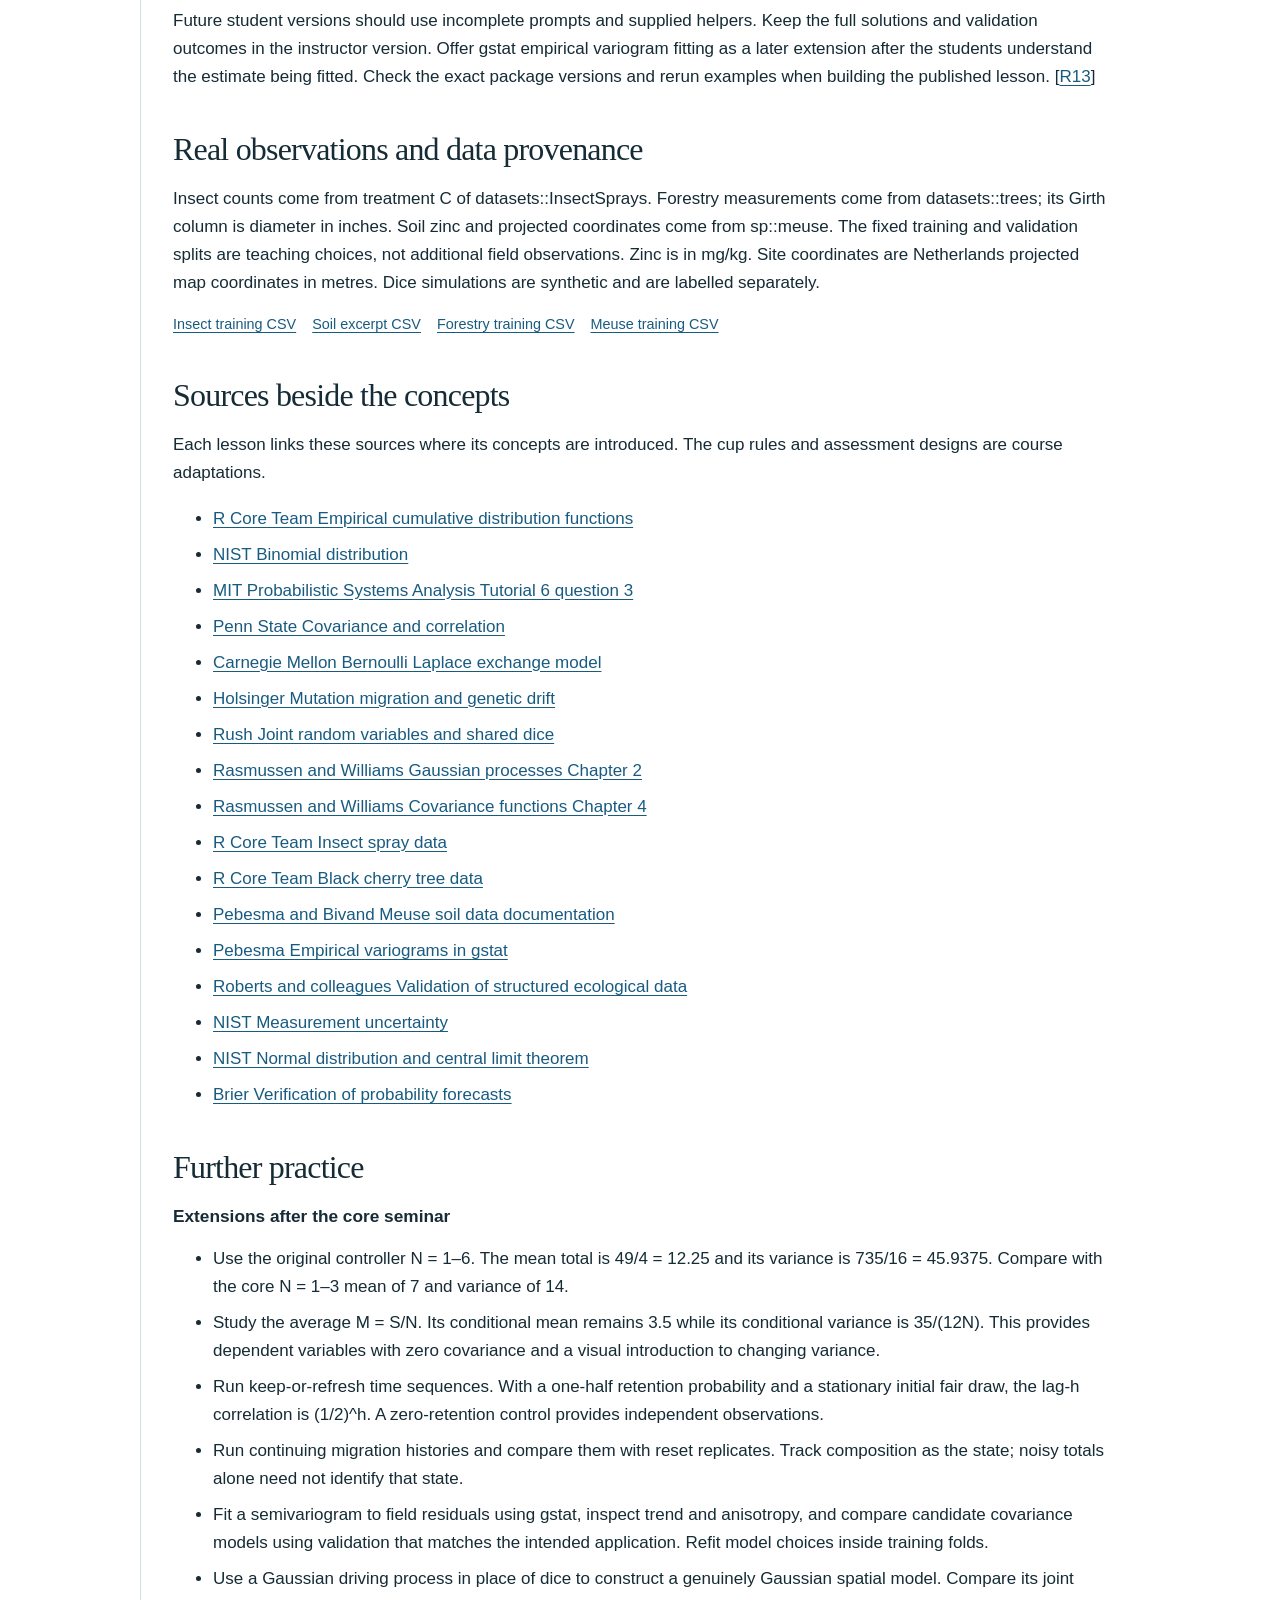
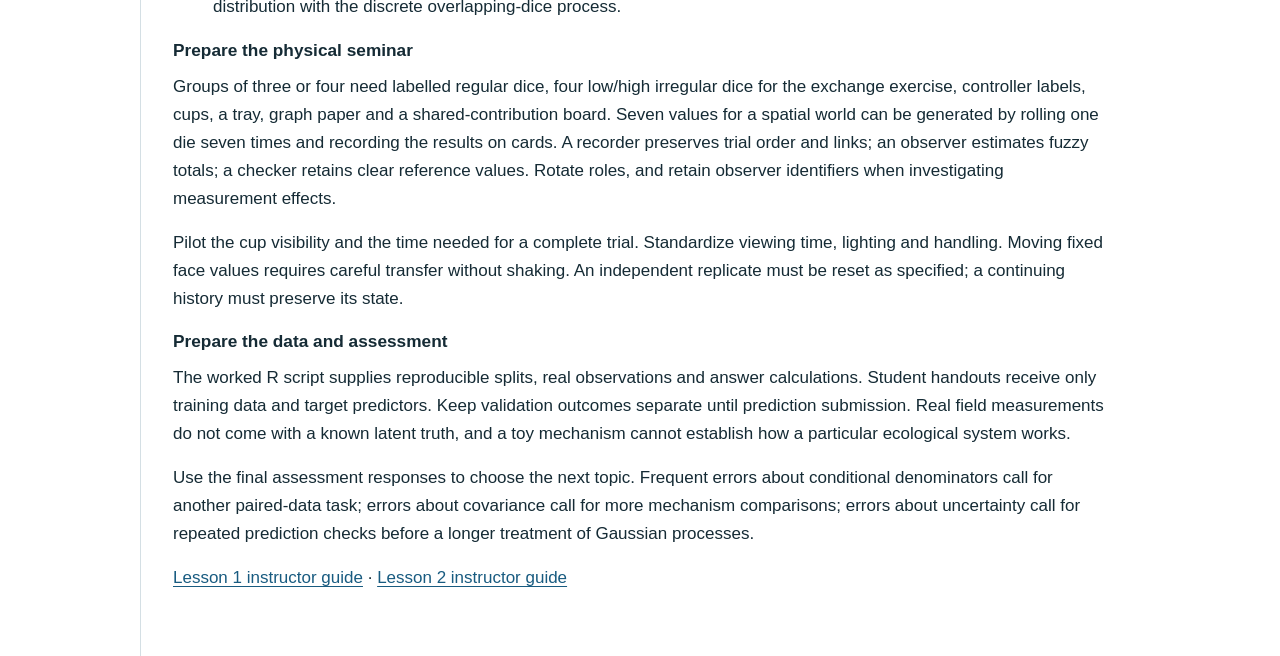
<file: resources.html>
<!doctype html><html lang="en"><head><meta charset="utf-8"><meta name="viewport" content="width=device-width,initial-scale=1"><title>R and course resources · Fieldnotes</title><link rel="stylesheet" href="styles.css"><link rel="stylesheet" href="course.css"></head><body><main class="instructor"><nav class="course-nav" aria-label="Course"><a href="index.html">Lesson 1</a><a href="lesson2.html">Lesson 2</a><a href="resources.html">R and resources</a></nav><h1>R and course resources</h1><p class="standfirst">The same practical workflow across two university seminars: ask, model, observe, predict and evaluate.</p><h2>The course method</h2><p>We will teach probability and statistics as tools for answering empirical questions. Each activity starts with a scientific problem, introduces a small set of concepts and assumptions, derives a theoretical prediction where possible, and then asks students to construct an empirical model. Students commit to predictions and evaluate them using observations excluded from model construction.</p><p>Lesson 1 develops this workflow for independent observations. Lesson 2 asks how information about one outcome changes predictions for another. Dice and cups provide controlled experiments; the final assessment in each seminar uses ecology and soil measurements. This plan covers the course structure, revisions to the existing Lesson 1 website, the full Lesson 2 sequence, assessment questions and marking guides, an R pathway, and an implementation order.</p><h3>The models we will distinguish</h3><div class="table-scroll"><table><thead><tr><th>Model</th><th>What it provides</th><th>What we must state</th></tr></thead><tbody><tr><td>Theoretical</td><td>Probabilities implied by a proposed mechanism or model family.</td><td>Assumptions, known quantities and unknown parameters.</td></tr><tr><td>Empirical</td><td>Estimated probabilities or relationships constructed from training observations.</td><td>Data, estimator, sample size and sampling design.</td></tr><tr><td>Observation</td><td>A link between the process and the instrument readings.</td><td>Measurement error assumptions or calibration information.</td></tr></tbody></table></div><p>A theoretical model is a conditional account of a system. Agreement with a small sample supports its usefulness for a stated task; it does not establish that the model is true. In a field dataset, the theoretical tools may specify how to estimate and predict without supplying a known true probability curve.</p><h3>The common practical sequence</h3><p>Question → variables and assumptions → theory and tools → experiment → empirical model → comparison → locked prediction → new observations → evaluation and revision.</p><p>We will protect a 25-minute transfer assessment in each seminar. Routine data collection can be pooled across groups. Long derivations, repeated simulations and R setup belong in preparation or follow-up work so that students retain time to draw, calculate and explain.</p><h3>Introduce the concept before asking students to use it</h3><p>Each activity opens with a 60–120 word explanation, one annotated visual, definitions of the symbols, one worked calculation, and one directly relevant source link. The source appears beside the explanation. The student reads the short explanation in class; the linked chapter or paper is further reading. A concept check must be answered before the experiment opens.</p><div class="table-scroll"><table><thead><tr><th>Step</th><th>Student action</th><th>Evidence retained</th></tr></thead><tbody><tr><td>Frame</td><td>State the question, observational unit and prediction target.</td><td>One sentence with units and population.</td></tr><tr><td>Use theory</td><td>List assumptions and work through the relevant tool.</td><td>A formula with defined symbols and an initial prediction.</td></tr><tr><td>Observe</td><td>Follow a fixed protocol and retain necessary pairing or location.</td><td>Training observations and collection metadata.</td></tr><tr><td>Build</td><td>Draw and write the empirical model.</td><td>Student plot, estimated function and sample sizes.</td></tr><tr><td>Compare</td><td>Compare matching theoretical and empirical quantities.</td><td>A discrepancy and plausible explanation.</td></tr><tr><td>Predict</td><td>Freeze the model and forecasts before outcomes are revealed.</td><td>Original forecast and assumptions.</td></tr><tr><td>Evaluate</td><td>Use new outcomes and explain what the result establishes.</td><td>Error or count comparison and proposed revision.</td></tr></tbody></table></div><h3>Keep the target and notation visible</h3><p>Use S for a true dice total, Y for its fuzzy reading, and S* for a new hidden true outcome. Subscripts A and B identify cups; i identifies a location or trial when defined. N is the controller result in the random-sum experiment. Use P for an event probability, p for discrete mass, F for a CDF and f for continuous density. A hat identifies an estimate. [<a href="https://stat.ethz.ch/R-manual/R-devel/library/stats/html/ecdf.html">R1</a>]</p><p>The additive equation is a candidate observation model. Independence, zero mean and constant error variance are separate assumptions. A blurred cup may produce guessing, clipping or bias. Retain the clear reference separately and reveal it after the original forecast is locked. Comparing an empirical distribution of Y with a theoretical distribution of S requires an explicit measurement assumption. [<a href="https://www.nist.gov/itl/sed/topic-areas/measurement-uncertainty">R15</a>]</p><p>Student drawing and function fields begin blank. An optional computed empirical plot becomes available after the student has made a first attempt. A theoretical curve may be introduced before observation; the software must label its assumptions and distinguish it from an estimated curve.</p><h2>R materials</h2><p>Read a concept and work through its example before running code. The student files use base R and prepared CSVs. Run from the repository root to use local data, or the scripts read the published CSVs. No packages are installed automatically.</p><div class="download-row"><a href="r/lesson1.R" download>Lesson 1 R starter</a><a href="r/lesson2.R" download>Lesson 2 R and spatial helper</a><a href="r/instructor.R" download>Instructor worked checks</a></div><p>R supports the same reasoning students use on paper. New code appears only after the concept and worked example. A short preparation task introduces objects, vectors, reading a CSV, table, mean and plot. Package installation and software troubleshooting happen before the seminar. Supply ready-made outputs for anyone without a working R session.</p><div class="table-scroll"><table><thead><tr><th>Point in course</th><th>Student code</th><th>What the student explains</th></tr></thead><tbody><tr><td>Lesson 1 frequencies</td><td>table, prop.table, ecdf</td><td>How counts become an estimated function.</td></tr><tr><td>Lesson 1 predictions</td><td>mean(condition), sum(condition)</td><td>Probability versus realized count.</td></tr><tr><td>Lesson 2 conditional model</td><td>subset or split; grouped means</td><td>What is being conditioned on and its sample size.</td></tr><tr><td>Lesson 2 covariance</td><td>plot, cov, cor</td><td>Pairing, sign, units and mechanism.</td></tr><tr><td>Spatial bridge</td><td>A supplied predict_spatial helper</td><td>Training inputs, hidden targets and interval interpretation.</td></tr><tr><td>Evaluation</td><td>mean((q-o)^2), sqrt(mean(error^2))</td><td>Probability error versus measurement error.</td></tr></tbody></table></div><h3>A first learner example</h3><pre class="r-code"><code>x &lt;- c(0, 1, 7, 2, 3, 1, 2, 1)
prop.table(table(x))
Fhat &lt;- ecdf(x)
plot(Fhat, xlab = &quot;Insect count&quot;, ylab = &quot;Cumulative proportion&quot;)
q &lt;- mean(x &lt;= 2)
expected_count &lt;- 4 * q</code></pre><p>The interpreter computes a result; the learner must still name its population and assumptions. Retain units in plot labels. Use the exact inequality from the scientific question. For continuous measurements, do not replace an interval probability with a fitted density height.</p><h3>Companion worked examples</h3><p>Instructor worked examples.R runs the real-data assessments and the dice checks using base R; the Meuse section additionally needs sp. It generates separate training, predictor and instructor validation CSVs. The script ran successfully during planning on R 4.5.2. The field model uses declared teaching hyperparameters and is a transparent GP example, rather than a fully tuned geostatistical analysis.</p><p>Future student versions should use incomplete prompts and supplied helpers. Keep the full solutions and validation outcomes in the instructor version. Offer gstat empirical variogram fitting as a later extension after the students understand the estimate being fitted. Check the exact package versions and rerun examples when building the published lesson. [<a href="https://r-spatial.github.io/gstat/reference/variogram.html">R13</a>]</p><h2>Real observations and data provenance</h2><p>Insect counts come from treatment C of datasets::InsectSprays. Forestry measurements come from datasets::trees; its Girth column is diameter in inches. Soil zinc and projected coordinates come from sp::meuse. The fixed training and validation splits are teaching choices, not additional field observations. Zinc is in mg/kg. Site coordinates are Netherlands projected map coordinates in metres. Dice simulations are synthetic and are labelled separately.</p><div class="download-row"><a href="data/insects_training.csv" download>Insect training CSV</a><a href="data/soil_distribution.csv" download>Soil excerpt CSV</a><a href="data/trees_training.csv" download>Forestry training CSV</a><a href="data/meuse_training.csv" download>Meuse training CSV</a></div><h2>Sources beside the concepts</h2><p>Each lesson links these sources where its concepts are introduced. The cup rules and assessment designs are course adaptations.</p><ul><li><a href="https://stat.ethz.ch/R-manual/R-devel/library/stats/html/ecdf.html">R Core Team  Empirical cumulative distribution functions</a></li><li><a href="https://www.itl.nist.gov/div898/handbook/eda/section3/eda366i.htm">NIST  Binomial distribution</a></li><li><a href="https://ocw.mit.edu/courses/6-041sc-probabilistic-systems-analysis-and-applied-probability-fall-2013/6972542fe84f7b6d5cc8d9f1c580cb82_MIT6_041SCF13_tut06.pdf">MIT  Probabilistic Systems Analysis Tutorial 6 question 3</a></li><li><a href="https://online.stat.psu.edu/stat414/Lesson18">Penn State  Covariance and correlation</a></li><li><a href="https://www.stat.cmu.edu/~vventura/class/HW6.715.pdf">Carnegie Mellon  Bernoulli Laplace exchange model</a></li><li><a href="https://darwin.eeb.uconn.edu/eeb348-notes/mutation-drift.pdf">Holsinger  Mutation migration and genetic drift</a></li><li><a href="https://srush.github.io/sampling-to-reinforce/">Rush  Joint random variables and shared dice</a></li><li><a href="https://gaussianprocess.org/gpml/chapters/RW2.pdf">Rasmussen and Williams  Gaussian processes Chapter 2</a></li><li><a href="https://gaussianprocess.org/gpml/chapters/RW4.pdf">Rasmussen and Williams  Covariance functions Chapter 4</a></li><li><a href="https://stat.ethz.ch/R-manual/R-devel/library/datasets/html/InsectSprays.html">R Core Team  Insect spray data</a></li><li><a href="https://stat.ethz.ch/R-manual/R-devel/library/datasets/html/trees.html">R Core Team  Black cherry tree data</a></li><li><a href="https://edzer.github.io/sp/reference/meuse.html">Pebesma and Bivand  Meuse soil data documentation</a></li><li><a href="https://r-spatial.github.io/gstat/reference/variogram.html">Pebesma  Empirical variograms in gstat</a></li><li><a href="https://www.biom.uni-freiburg.de/mitarbeiter/dormann/roberts-et-al-2017-ecography.pdf/at_download/file">Roberts and colleagues  Validation of structured ecological data</a></li><li><a href="https://www.nist.gov/itl/sed/topic-areas/measurement-uncertainty">NIST  Measurement uncertainty</a></li><li><a href="https://www.itl.nist.gov/div898/handbook/eda/section3/eda3661.htm">NIST  Normal distribution and central limit theorem</a></li><li><a href="https://journals.ametsoc.org/view/journals/mwre/78/1/1520-0493_1950_078_0001_vofeit_2_0_co_2.xml">Brier  Verification of probability forecasts</a></li></ul><h2>Further practice</h2><h3>Extensions after the core seminar</h3><ul><li>Use the original controller N = 1–6. The mean total is 49/4 = 12.25 and its variance is 735/16 = 45.9375. Compare with the core N = 1–3 mean of 7 and variance of 14.</li><li>Study the average M = S/N. Its conditional mean remains 3.5 while its conditional variance is 35/(12N). This provides dependent variables with zero covariance and a visual introduction to changing variance.</li><li>Run keep-or-refresh time sequences. With a one-half retention probability and a stationary initial fair draw, the lag-h correlation is (1/2)^h. A zero-retention control provides independent observations.</li><li>Run continuing migration histories and compare them with reset replicates. Track composition as the state; noisy totals alone need not identify that state.</li><li>Fit a semivariogram to field residuals using gstat, inspect trend and anisotropy, and compare candidate covariance models using validation that matches the intended application. Refit model choices inside training folds.</li><li>Use a Gaussian driving process in place of dice to construct a genuinely Gaussian spatial model. Compare its joint distribution with the discrete overlapping-dice process.</li></ul><h3>Prepare the physical seminar</h3><p>Groups of three or four need labelled regular dice, four low/high irregular dice for the exchange exercise, controller labels, cups, a tray, graph paper and a shared-contribution board. Seven values for a spatial world can be generated by rolling one die seven times and recording the results on cards. A recorder preserves trial order and links; an observer estimates fuzzy totals; a checker retains clear reference values. Rotate roles, and retain observer identifiers when investigating measurement effects.</p><p>Pilot the cup visibility and the time needed for a complete trial. Standardize viewing time, lighting and handling. Moving fixed face values requires careful transfer without shaking. An independent replicate must be reset as specified; a continuing history must preserve its state.</p><h3>Prepare the data and assessment</h3><p>The worked R script supplies reproducible splits, real observations and answer calculations. Student handouts receive only training data and target predictors. Keep validation outcomes separate until prediction submission. Real field measurements do not come with a known latent truth, and a toy mechanism cannot establish how a particular ecological system works.</p><p>Use the final assessment responses to choose the next topic. Frequent errors about conditional denominators call for another paired-data task; errors about covariance call for more mechanism comparisons; errors about uncertainty call for repeated prediction checks before a longer treatment of Gaussian processes.</p><p><a href="instructor.html">Lesson 1 instructor guide</a> · <a href="lesson2-instructor.html">Lesson 2 instructor guide</a></p></main></body></html>
</file>
<file: styles.css>
:root{--ink:#152b35;--muted:#52636b;--blue:#185b80;--teal:#087e78;--paper:#fff;--pale:#f2f6f8;--line:#d4dfe4;--accent:#c45b35;--serif:Georgia,'Times New Roman',serif;--sans:Inter,ui-sans-serif,-apple-system,BlinkMacSystemFont,'Segoe UI',sans-serif}*{box-sizing:border-box}html{scroll-behavior:smooth;scroll-padding-top:92px}body{margin:0;color:var(--ink);background:var(--paper);font:17px/1.65 var(--sans)}button,input,select,textarea{font:inherit;color:inherit}button,.button{border:1px solid var(--blue);border-radius:5px;background:var(--blue);color:#fff;padding:.52rem .95rem;cursor:pointer;font-weight:600;line-height:1.4;display:inline-block;text-decoration:none}button:hover,.button:hover{filter:brightness(.94)}button:disabled{opacity:.45;cursor:not-allowed}button.secondary,.button.secondary{background:#fff;color:var(--blue)}button.quiet,.button.quiet{background:transparent;color:var(--ink);border-color:var(--line);font-weight:500}button.small{font-size:14px;padding:.3rem .6rem}a{color:var(--blue);text-underline-offset:3px}a:hover{text-decoration-thickness:2px}:focus-visible{outline:3px solid #cb7d2c;outline-offset:3px}h1,h2,h3,p{margin-top:0}h1{font:normal clamp(3.6rem,6.5vw,6.1rem)/1.02 var(--serif);letter-spacing:-.045em;margin:1.1rem 0 1.6rem}h2{font:normal clamp(2rem,3.6vw,3rem)/1.15 var(--serif);letter-spacing:-.025em;margin:.5rem 0 1.1rem}h3{font-size:1.08rem;line-height:1.4;margin:0 0 .65rem}p{margin-bottom:1rem}figure{margin:0;min-width:0}figcaption{font-size:.95rem;font-weight:600;margin-bottom:.5rem}.site-header{height:76px;border-bottom:1px solid var(--line);display:flex;align-items:center;justify-content:space-between;padding:0 2rem;background:#fff;position:sticky;top:0;z-index:10;gap:1rem}.wordmark{text-decoration:none;font-size:.95rem;font-weight:750;letter-spacing:.11em;color:var(--ink)}.wordmark span{font-weight:400;letter-spacing:0;margin-left:1rem;color:var(--muted)}.header-actions{display:flex;gap:.5rem;align-items:center;font-size:14px}.page-layout{display:grid;grid-template-columns:245px minmax(0,1120px);max-width:1510px;margin:auto}.sidebar{padding:2.4rem 1.8rem;position:sticky;top:76px;max-height:calc(100vh - 76px);overflow:auto;align-self:start}.eyebrow{text-transform:uppercase;letter-spacing:.12em;font-size:.76rem;font-weight:700;line-height:1.65;color:var(--teal)}.sidebar .eyebrow{font-size:.7rem;margin-bottom:1.5rem}.sidebar nav{display:flex;flex-direction:column;gap:.75rem;margin-bottom:2rem}.sidebar nav a{color:var(--muted);font-size:.88rem;line-height:1.4;text-decoration:none;padding-left:.7rem;border-left:2px solid transparent}.sidebar nav a.active{border-color:var(--teal);color:var(--ink);font-weight:650}.sidebar p,.small-link{font-size:.82rem;color:var(--muted)}.save-status{font-size:.76rem;color:var(--muted);margin-top:1.5rem;border-top:1px solid var(--line);padding-top:1rem}main{min-width:0;padding:3.4rem 3rem 2rem;border-left:1px solid var(--line)}.opening{padding-bottom:3rem}.opening>p{max-width:800px}.standfirst{font-size:1.35rem;line-height:1.5;max-width:760px}.cup-story{display:grid;grid-template-columns:repeat(3,1fr);gap:1.5rem;margin:2.6rem 0 2rem;padding:1.8rem 0;border-top:1px solid var(--line);border-bottom:1px solid var(--line)}.cup-story>div{padding-right:1rem}.cup-story p{font-size:.93rem;margin:0;color:var(--muted)}.cup{height:116px;width:104px;border-radius:20px 20px 7px 7px;border:2px solid #aebfc7;margin-bottom:1.3rem;display:flex;align-items:center;justify-content:center;position:relative;clip-path:polygon(12% 0,88% 0,100% 100%,0 100%);background:linear-gradient(100deg,#fff,#e9f3f680,#fff);font:2.6rem var(--serif)}.cup:after{content:'';position:absolute;inset:5px 8px;border-left:3px solid #ffffff90;border-radius:16px}.cup.clear span{color:#8b9aa0}.cup.fuzzy{background:linear-gradient(115deg,#e0ecf1,#d0e0e9a0,#f4f7f9)}.cup.fuzzy span{filter:blur(4px);opacity:.6}.cup.opaque{background:linear-gradient(100deg,#1d3743,#385663,#1e3844);border-color:#19333f}.cup.opaque span{color:#e2edf1}.experiment-line{display:flex;gap:.65rem;flex-wrap:wrap;margin-bottom:1.5rem}.experiment-line span{font-size:.82rem;letter-spacing:.05em;padding-right:.9rem;border-right:1px solid var(--line)}.experiment-line span:last-child{border:0}.important{border-left:3px solid var(--teal);padding:.1rem 0 .1rem 1rem;color:var(--muted);font-size:.95rem}.lesson-section{border-top:1px solid var(--line);padding:3.2rem 0}.section-intro{max-width:830px;margin-bottom:1.8rem}.controls{display:flex;flex-wrap:wrap;gap:.7rem;align-items:end;margin:1rem 0}.controls label{display:flex;flex-direction:column;gap:.25rem;font-size:.85rem}input,select,textarea{border:1px solid #b7c9d1;border-radius:4px;background:#fff;padding:.48rem .65rem;max-width:100%}select{appearance:none;background-image:url('data:image/svg+xml,%3Csvg xmlns="http://www.w3.org/2000/svg" width="14" height="14"%3E%3Cpath d="m3 5 4 4 4-4" fill="none" stroke="%23465d68" stroke-width="1.6"/%3E%3C/svg%3E');background-repeat:no-repeat;background-position:right .6rem center;padding-right:2rem}input[type=number]{width:7rem}input[type=range]{width:10rem;padding:.5rem 0}textarea{width:100%;line-height:1.6;resize:vertical;min-height:95px}.chart{width:100%;min-width:0;overflow:hidden}.chart svg{width:100%;height:auto;display:block}.visual-example{background:var(--pale);padding:1.5rem;margin-bottom:1.8rem}.chart-caption{font-size:.9rem;color:var(--muted);margin:.7rem 0 1.2rem;min-height:1.5rem}.chart-pair,.two-column{display:grid;grid-template-columns:repeat(2,minmax(0,1fr));gap:2rem;margin:1.6rem 0}.equation{padding:.75rem 0;overflow:auto;line-height:1.5}.equation math{font-size:1.4rem;min-height:2rem}.equation p{font-size:.85rem;text-align:center;color:var(--muted);margin:.4rem 0 0}details{border-top:1px solid var(--line);border-bottom:1px solid var(--line);padding:.9rem 0;margin:1.2rem 0}summary{cursor:pointer;font-weight:600}details>p{margin:.8rem 0}.notebook-prompt,.field-label{display:block;font-weight:600;font-size:.95rem;margin:1.3rem 0 .5rem}.lab-header{display:flex;justify-content:space-between;align-items:center;border-bottom:1px solid var(--line);gap:1rem;padding-bottom:1rem}.lab-header label{font-size:.85rem;display:flex;gap:.5rem;align-items:center}.phase-title{display:flex;align-items:center;gap:.7rem;margin:2rem 0 .7rem}.phase-title span{font-size:.75rem;color:var(--teal);text-transform:uppercase;letter-spacing:.1em;white-space:nowrap}.phase-title h3{margin:0}.lab-state{font-size:.82rem;background:var(--pale);padding:.2rem .6rem;white-space:nowrap}.measurement-box{display:grid;grid-template-columns:180px minmax(0,1fr);gap:1.5rem;align-items:center;margin:1rem 0}.sensor-visual{height:155px;width:180px;background:var(--pale);border-radius:7px}.measurement-box p{font-size:.92rem;margin-bottom:.7rem}.reading{font:2.7rem/1 var(--serif);color:var(--teal);margin:.5rem 0}.reading small{font:14px var(--sans);color:var(--muted);display:block}.observation-list{display:flex;flex-wrap:wrap;gap:.4rem;padding:1rem 0;min-height:3rem}.observation-list span{padding:.15rem .5rem;background:var(--pale);font-variant-numeric:tabular-nums;border-radius:3px;font-size:.9rem}.stats-line{display:flex;gap:1.5rem;flex-wrap:wrap;font-size:.9rem;margin:1rem 0;color:var(--muted)}.stats-line strong{font-size:1.2rem;color:var(--ink)}.data-entry{display:flex;gap:.6rem;flex-wrap:wrap;align-items:end}.data-entry label{flex:1;min-width:190px;font-size:.88rem}.data-entry input{width:100%;margin-top:.25rem}.notebook{margin:1.5rem 0}.sketch-pair{display:grid;grid-template-columns:repeat(2,minmax(0,1fr));gap:1.3rem}.sketch-panel{min-width:0}.sketch{display:block;width:100%;height:300px;background:#fff;touch-action:none;cursor:crosshair;border:1px solid var(--line);border-radius:3px}.sketch-tools{display:flex;gap:.5rem;justify-content:space-between;align-items:center;font-size:.82rem;margin:.4rem 0 .8rem}.function-pair{display:grid;grid-template-columns:1fr 1fr;gap:1.3rem;margin:1rem 0}.function-pair label{font-size:.9rem;font-weight:600}.function-pair textarea{font:1rem/1.6 ui-monospace,SFMono-Regular,Consolas,monospace;margin-top:.4rem}.table-scroll{width:100%;overflow:auto}table{border-collapse:collapse;width:100%;font-size:.87rem;margin:.8rem 0 1.3rem}th{text-align:left;background:var(--pale);font-weight:650}th,td{padding:.55rem .65rem;border:1px solid var(--line)}td.number,th.number{text-align:center;font-variant-numeric:tabular-nums}.prediction-table input{width:5rem}.prediction-table td{white-space:nowrap}.prediction-table .probability-input{width:6rem}.result-empty{padding:1rem;background:var(--pale);font-size:.9rem;color:var(--muted)}.validation-progress{display:flex;gap:5px;margin:1rem 0}.validation-progress span{height:8px;flex:1;background:#e0e8ed;border-radius:2px}.validation-progress span.done{background:var(--teal)}.lab-message{font-size:.88rem;min-height:1.5rem;margin:.5rem 0;color:var(--muted)}.lab-message.error{color:#9d3523}.reflection-list{display:grid;gap:1.2rem}.reflection-list label{font-weight:600}.reflection-list textarea{font-weight:400;margin-top:.4rem}.completed{color:var(--teal);font-weight:600}.field-error{border-color:#b84432!important}.skip{position:fixed;top:-80px;left:1rem;z-index:100;background:var(--ink);padding:1rem;color:white}.skip:focus{top:0}footer{margin-top:2rem;padding-top:1.3rem;border-top:1px solid var(--line);font-size:.8rem;color:var(--muted)}#toast{position:fixed;bottom:1.5rem;left:50%;transform:translateX(-50%);background:var(--ink);color:#fff;border-radius:5px;padding:.7rem 1.2rem;z-index:20;max-width:90vw;display:none;font-size:.9rem}#toast.visible{display:block}.noscript{padding:1.5rem;background:#fff4dc}.print-note{display:none}.instructor{max-width:1000px;margin:auto;padding:3rem 2rem}.instructor h1{font-size:3.5rem}.instructor h2{font-size:2rem;margin-top:2.5rem}.instructor .equation{max-width:800px}.instructor li{margin:.5rem 0}.instructor-table{font-size:.95rem}
.scale-label{display:flex;align-items:center;gap:.5rem;min-height:38px;font-size:.82rem;margin:0 0 .6rem;color:var(--muted)}.scale-label select{padding-top:.2rem;padding-bottom:.2rem}.confirm-dialog{max-width:560px;width:calc(100% - 2rem);padding:1.7rem;border:1px solid var(--line);border-radius:8px;box-shadow:0 20px 70px #152b3530}.confirm-dialog::backdrop{background:#152b3560}
@media(max-width:1150px){.page-layout{grid-template-columns:205px minmax(0,1fr)}main{padding:2.5rem 1.7rem}.sidebar{padding:2rem 1.2rem}.wordmark span{display:none}.sketch{height:270px}.header-actions{font-size:13px}.chart-pair{gap:1rem}.prediction-table{font-size:.8rem}.prediction-table td,.prediction-table th{padding:.4rem}}
@media(max-width:800px){.site-header{height:auto;min-height:68px;padding:.8rem 1rem;flex-wrap:wrap}.header-actions{gap:.35rem}.header-actions button,.header-actions .button{padding:.4rem .55rem}.page-layout{display:block}.sidebar{display:none}main{border:0;padding:2rem 1.2rem}.standfirst{font-size:1.15rem}h1{font-size:3.8rem}.cup-story{gap:1rem}.cup-story>div{padding:0}.cup-story p{font-size:.82rem}.cup-story h3{font-size:.9rem}.cup{height:96px;width:82px}.two-column,.chart-pair,.sketch-pair,.function-pair{grid-template-columns:1fr}.chart-pair{gap:1.2rem}.sketch{height:330px}.lesson-section{padding:2.5rem 0}.visual-example{padding:1rem}.measurement-box{grid-template-columns:140px minmax(0,1fr);gap:1rem}.sensor-visual{width:140px;height:140px}.lab-header{align-items:start}.lab-header label{align-items:start;flex-direction:column}.phase-title{gap:.5rem;align-items:start}.phase-title h3{font-size:1rem}.controls{gap:.7rem}.controls label{font-size:.85rem}.instructor{padding:2rem 1.2rem}.instructor h1{font-size:2.8rem}}
@media(prefers-reduced-motion:reduce){html{scroll-behavior:auto}}
@media print{body{font-size:11pt;color:#000}.site-header,.sidebar,.opening,.lesson-section:not(.lab-section),footer,.controls,button,.button,.data-entry,.measurement-box,.lab-header,.observation-list,.lab-message,.save-status,details,#toast,.validation-progress,.sim-controls,.training-stats,.validation-controls{display:none!important}.page-layout{display:block}main{padding:0;border:0}.lab-section{padding:0;border:0;break-before:page}.lab-section:first-of-type{break-before:auto}.section-intro{margin-bottom:1rem}.section-intro .eyebrow{font-size:9pt}.section-intro h2{font-size:26pt}.section-intro p{font-size:11pt}.sketch-pair,.function-pair{display:grid;grid-template-columns:1fr 1fr;gap:1rem}.sketch{height:310px;break-inside:avoid}.notebook,.sketch-panel,table{break-inside:avoid}textarea{border-color:#aaa;min-height:90px;color:#000;background:white;font-size:11pt}.phase-title{margin-top:1.2rem}.equation{padding:.3rem 0}.chart-pair{display:grid;grid-template-columns:1fr 1fr}.chart{break-inside:avoid}.lab-state{display:none}.print-note{display:block;font-size:10pt}.table-scroll{overflow:visible}.prediction-table input{border:0;border-bottom:1px solid #aaa;border-radius:0}.reflection-list{display:none}a{color:#000;text-decoration:none}.instructor{padding:0}.instructor h1{font-size:30pt}}
</file>
<file: course.css>
.course-nav{display:flex;gap:.3rem;align-items:center;flex-wrap:wrap}.course-nav a{padding:.35rem .7rem;text-decoration:none;font-size:.9rem;border-radius:4px}.course-nav a[aria-current=page]{background:var(--pale);color:var(--ink);font-weight:700}.course-header{height:auto;min-height:76px;flex-wrap:wrap;padding-top:.65rem;padding-bottom:.65rem}.course-header .wordmark{margin-right:auto}.course-intro{border-top:1px solid var(--line);padding:1.5rem 0;margin-top:1.5rem}.workflow{display:flex;flex-wrap:wrap;gap:.4rem;list-style:none;padding:0;margin:1rem 0}.workflow li{font-size:.9rem;padding:.25rem .65rem;background:var(--pale);border:1px solid var(--line);border-radius:3px}.concept{padding:1.1rem 0;border-top:1px solid var(--line);margin-bottom:1rem}.concept p{max-width:850px}.concept .source{font-size:.87rem;color:var(--muted);margin:.5rem 0}.question{font:normal 1.3rem/1.45 var(--serif);max-width:850px}.tool-list{padding-left:1.2rem}.tool-list li{margin:.4rem 0}.model-grid{display:grid;grid-template-columns:repeat(3,minmax(0,1fr));gap:1.2rem}.model-grid>div{border-top:3px solid var(--teal);padding-top:.8rem}.model-grid p{font-size:.94rem}.model-grid h3{margin-bottom:.4rem}.theory-key{display:flex;flex-wrap:wrap;gap:1.2rem;font-size:.86rem;margin:.5rem 0}.theory-key span:before{content:'';display:inline-block;width:20px;height:3px;background:var(--blue);vertical-align:middle;margin-right:.35rem}.theory-key .empirical:before{background:var(--teal)}.source a{white-space:normal}.student-work{padding-top:1rem}.student-work label,.model-record label{display:block;font-weight:600;margin:.8rem 0}.student-work textarea,.model-record textarea{font-weight:400;margin-top:.35rem}.l2-notebook{border-top:1px solid var(--line);margin-top:1.5rem;padding-top:1.5rem}.l2-notebook .sketch{height:300px}.l2-notebook select{max-width:100%}.live-message{min-height:1.5rem;color:var(--muted);font-size:.9rem}.live-message.error{color:#9d3523}.phase-label{font-size:.82rem;text-transform:uppercase;letter-spacing:.08em;color:var(--teal);margin:1.7rem 0 .5rem}.prediction-inputs{display:grid;grid-template-columns:repeat(4,minmax(0,1fr));gap:.8rem}.prediction-inputs label{font-size:.88rem}.prediction-inputs input{display:block;width:100%;margin-top:.3rem}.paired-total{font:2rem/1.2 var(--serif);color:var(--teal);margin:1rem 0}.data-table{max-height:320px;overflow:auto}.data-table thead{position:sticky;top:0}.assessment{background:var(--pale);padding:1.5rem;border:1px solid var(--line);border-radius:5px}.assessment textarea{background:white}.assessment label{display:block;margin:1rem 0 .4rem;font-weight:600}.assessment input{width:8rem}.assessment .chart{background:#fff}.assessment-part{margin-top:2rem;padding-top:1.5rem;border-top:1px solid var(--line)}.assessment .controls{margin-top:1.4rem}.answer-guide{background:#fff;padding:1rem}.download-row{display:flex;gap:1rem;flex-wrap:wrap;font-size:.9rem;margin:1rem 0}.spatial-board{display:grid;grid-template-columns:repeat(5,1fr);gap:.5rem;margin:1rem 0}.spatial-board>div{padding:.7rem .4rem;background:var(--pale);text-align:center;border-top:3px solid var(--teal);font-size:.85rem}.spatial-board b{display:block;font-size:1.1rem}.spatial-board span{display:block;font-family:var(--serif);font-size:1.1rem}.concept-check{margin:1rem 0}.concept-check label{display:block;font-weight:600;font-size:.95rem}.concept-check select{margin:.4rem .5rem .4rem 0}.concept-check .live-message{margin:0}.course-footer{display:flex;gap:1rem;flex-wrap:wrap}.observation-summary{font-size:.9rem}.r-code{font:14px/1.65 ui-monospace,SFMono-Regular,Consolas,monospace;white-space:pre-wrap;overflow-wrap:anywhere;background:var(--pale);border:1px solid var(--line);padding:1rem;border-radius:4px}.assessment .r-code{background:#fff}.reference-review{margin-top:1.5rem}.assessment-status{font-size:.9rem;color:var(--teal)}.wide-table{font-size:.9rem}.sketch-caption{font-size:.85rem;color:var(--muted)}[hidden]{display:none!important}
@media(max-width:1000px){.prediction-inputs{grid-template-columns:1fr 1fr}.course-header{position:relative}.sidebar{top:0;max-height:100vh}html{scroll-padding-top:20px}}
@media(max-width:800px){.model-grid{grid-template-columns:1fr}.course-nav{order:2;width:100%}.course-header .header-actions{order:3;width:100%;flex-wrap:wrap}.assessment{padding:1rem}.spatial-board{grid-template-columns:repeat(3,1fr)}.site-header .course-nav a{font-size:14px}.prediction-inputs{grid-template-columns:1fr 1fr}.question{font-size:1.2rem}.l2-notebook .sketch{height:300px}}
@media print{.course-header,.download-row,.concept-check,.l2-notebook .controls,.assessment button,.course-nav{display:none!important}.lesson-section{display:block!important;break-before:auto}.lesson-section:not(.lab-section){display:block!important}.l2-notebook{break-before:page}.assessment{break-before:page;background:#fff;border:0;padding:0}.assessment-part{break-inside:avoid}.course-intro{display:block!important}.model-grid{grid-template-columns:1fr 1fr 1fr}.r-code{font-size:9pt}.lesson-section>p,.concept{display:block}.student-work,.model-record{break-inside:avoid}.course-footer{display:none}}

.field-label textarea,.assessment textarea{font-weight:400}
</file>
